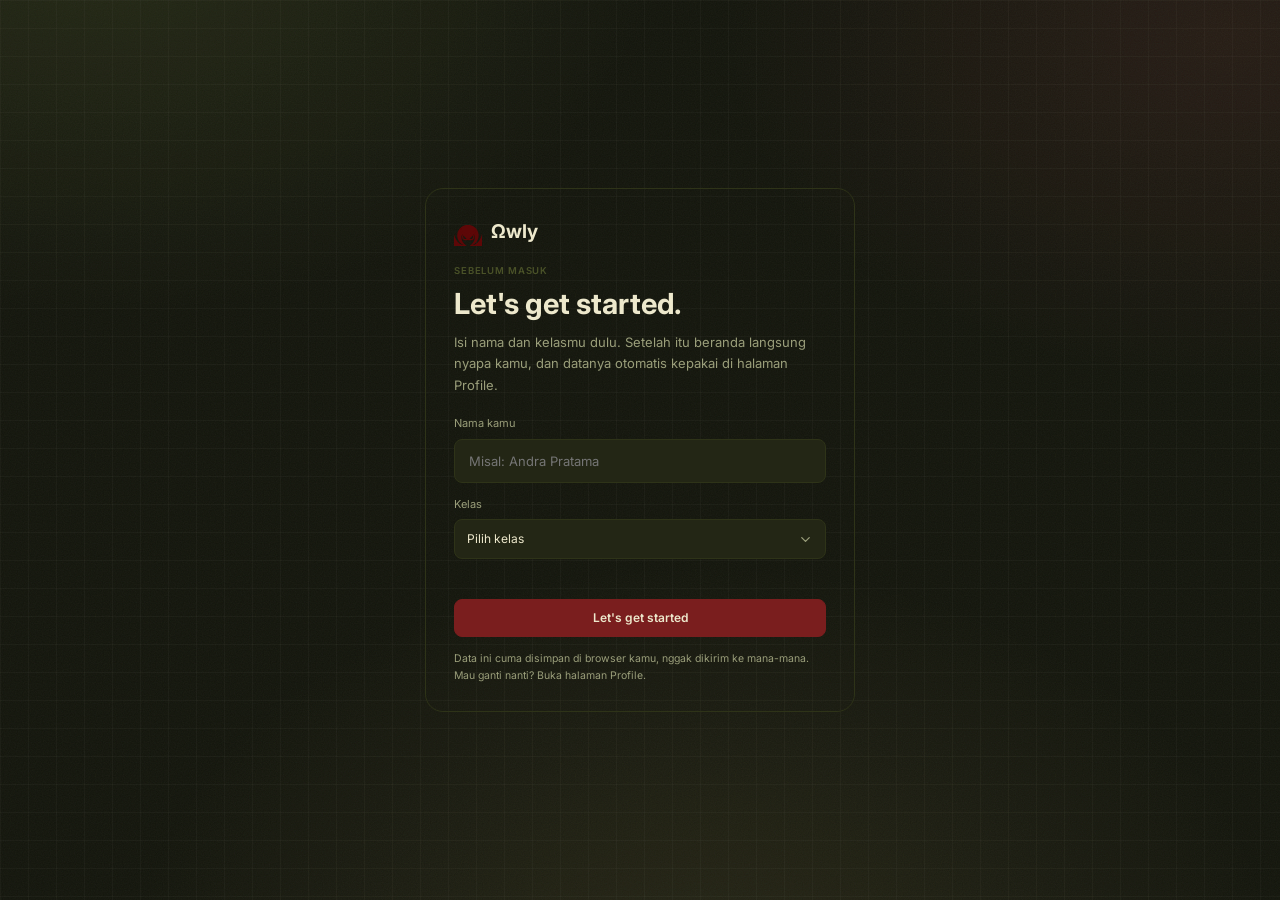
<file: index.html>
<!DOCTYPE html>
<html lang="id">
<head>
  <meta charset="UTF-8">
  <meta name="viewport" content="width=device-width, initial-scale=1">
  <script src="gate.js?v=20261114h"></script>
  <title>Beranda · Ωwly</title>
  <link rel="icon" type="image/svg+xml" href="logo.svg">

  <!-- Font Inter (400, 500, 600, 700) dari Google Fonts -->
  <link rel="preconnect" href="https://fonts.googleapis.com">
  <link rel="preconnect" href="https://fonts.gstatic.com" crossorigin>
  <link href="https://fonts.googleapis.com/css2?family=Inter:wght@400;500;600;700&display=swap" rel="stylesheet">

  <link rel="stylesheet" href="style.css?v=20261114am">

</head>
<body>

<!-- =========================================================
     IKON (sprite). Dipakai ulang dengan: <svg class="icon"><use href="#nama"/></svg>
     Warna ikon mengikuti "color" dari elemen induknya.
     ========================================================= -->
<svg width="0" height="0" style="position:absolute" aria-hidden="true">
  <defs>
    <symbol id="house" viewBox="0 0 24 24"><path d="M15 21v-8a1 1 0 0 0-1-1h-4a1 1 0 0 0-1 1v8"/><path d="M3 10a2 2 0 0 1 .709-1.528l7-5.999a2 2 0 0 1 2.582 0l7 5.999A2 2 0 0 1 21 10v9a2 2 0 0 1-2 2H5a2 2 0 0 1-2-2z"/></symbol>
    <symbol id="book-open" viewBox="0 0 24 24"><path d="M12 7v14"/><path d="M3 18a1 1 0 0 1-1-1V4a1 1 0 0 1 1-1h5a4 4 0 0 1 4 4 4 4 0 0 1 4-4h5a1 1 0 0 1 1 1v13a1 1 0 0 1-1 1h-6a3 3 0 0 0-3 3 3 3 0 0 0-3-3z"/></symbol>
    <symbol id="pencil-line" viewBox="0 0 24 24"><path d="M12 21h9"/><path d="M17.376 3.622a1 1 0 0 1 3.002 3.002L7.368 18.635a2 2 0 0 1-.855.506l-2.872.838a.5.5 0 0 1-.62-.62l.838-2.872a2 2 0 0 1 .506-.854z"/><path d="m15 5 3 3"/></symbol>
    <symbol id="library-big" viewBox="0 0 24 24"><rect width="8" height="18" x="3" y="3" rx="1"/><path d="M7 3v18"/><path d="M20.4 18.9c.2.5-.1 1.1-.6 1.3l-1.9.7c-.5.2-1.1-.1-1.3-.6L11.1 5.1c-.2-.5.1-1.1.6-1.3l1.9-.7c.5-.2 1.1.1 1.3.6Z"/></symbol>
    <symbol id="user-round" viewBox="0 0 24 24"><circle cx="12" cy="8" r="5"/><path d="M20 21a8 8 0 0 0-16 0"/></symbol>
    <symbol id="calendar-days" viewBox="0 0 24 24"><path d="M8 2v4"/><path d="M16 2v4"/><rect width="18" height="18" x="3" y="4" rx="2"/><path d="M3 10h18"/><path d="M8 14h.01"/><path d="M12 14h.01"/><path d="M16 14h.01"/><path d="M8 18h.01"/><path d="M12 18h.01"/><path d="M16 18h.01"/></symbol>
    <symbol id="chart" viewBox="0 0 24 24"><path d="M12 16v5"/><path d="M16 14v7"/><path d="M20 10v11"/><path d="m22 3-8.646 8.646a.5.5 0 0 1-.708 0L9.354 8.354a.5.5 0 0 0-.707 0L2 15"/><path d="M4 18v3"/><path d="M8 14v7"/></symbol>
    <symbol id="sliders" viewBox="0 0 24 24"><path d="M21 4h-7"/><path d="M10 4H3"/><path d="M21 12h-9"/><path d="M8 12H3"/><path d="M21 20h-5"/><path d="M12 20H3"/><path d="M14 2v4"/><path d="M8 10v4"/><path d="M16 18v4"/></symbol>
    <symbol id="sprout" viewBox="0 0 24 24"><path d="M7 20h10"/><path d="M10 20c5.5-2.5.8-6.4 3-10"/><path d="M9.5 9.4c1.1.8 1.8 2.2 2.3 3.7-2 .4-3.5.4-4.8-.3-1.2-.6-2.3-1.9-3-4.2 2.8-.5 4.4 0 5.5.8z"/><path d="M14.1 6a7 7 0 0 0-1.1 4c1.9-.1 3.3-.6 4.3-1.4 1-1 1.6-2.3 1.7-4.6-2.7.1-4 1-4.9 2z"/></symbol>
    <symbol id="help" viewBox="0 0 24 24"><circle cx="12" cy="12" r="10"/><path d="M9.09 9a3 3 0 0 1 5.83 1c0 2-3 3-3 3"/><path d="M12 17h.01"/></symbol>
    <symbol id="updown" viewBox="0 0 24 24"><path d="m7 15 5 5 5-5"/><path d="m7 9 5-5 5 5"/></symbol>
    <symbol id="chev-right" viewBox="0 0 24 24"><path d="m9 18 6-6-6-6"/></symbol>
    <symbol id="chev-left" viewBox="0 0 24 24"><path d="m15 18-6-6 6-6"/></symbol>
    <symbol id="chev-down" viewBox="0 0 24 24"><path d="m6 9 6 6 6-6"/></symbol>
    <symbol id="search" viewBox="0 0 24 24"><circle cx="11" cy="11" r="8"/><path d="m21 21-4.3-4.3"/></symbol>
    <symbol id="bell" viewBox="0 0 24 24"><path d="M10.268 21a2 2 0 0 0 3.464 0"/><path d="M3.262 15.326A1 1 0 0 0 4 17h16a1 1 0 0 0 .74-1.673C19.41 13.956 18 12.499 18 8A6 6 0 0 0 6 8c0 4.499-1.411 5.956-2.738 7.326"/></symbol>
    <symbol id="play" viewBox="0 0 24 24"><path d="M6 3l14 9-14 9z"/></symbol>
    <symbol id="arrow-right" viewBox="0 0 24 24"><path d="M5 12h14"/><path d="m12 5 7 7-7 7"/></symbol>
    <symbol id="arrow-up-right" viewBox="0 0 24 24"><path d="M7 7h10v10"/><path d="M7 17 17 7"/></symbol>
    <symbol id="sigma" viewBox="0 0 24 24"><path d="M18 7V5a1 1 0 0 0-1-1H6.5a.5.5 0 0 0-.4.8l4.5 6a2 2 0 0 1 0 2.4l-4.5 6a.5.5 0 0 0 .4.8H17a1 1 0 0 0 1-1v-2"/></symbol>
    <symbol id="align-left" viewBox="0 0 24 24"><path d="M21 5H3"/><path d="M15 12H3"/><path d="M17 19H3"/></symbol>
    <symbol id="plus" viewBox="0 0 24 24"><path d="M5 12h14"/><path d="M12 5v14"/></symbol>
    <symbol id="circle-play" viewBox="0 0 24 24"><circle cx="12" cy="12" r="10"/><path d="M10 8l6 4-6 4z"/></symbol>
    <symbol id="target" viewBox="0 0 24 24"><circle cx="12" cy="12" r="10"/><circle cx="12" cy="12" r="6"/><circle cx="12" cy="12" r="2"/></symbol>
    <symbol id="menu" viewBox="0 0 24 24"><path d="M4 6h16"/><path d="M4 12h16"/><path d="M4 18h16"/></symbol>
  </defs>
</svg>

<div class="app">

  <!-- Lapisan gelap di belakang sidebar saat menu HP terbuka -->
  <div class="backdrop" id="backdrop"></div>

  <!-- =========================================================
       SIDEBAR (navigasi utama)
       Di halaman lain: pindahkan class "is-active" ke menu yang sesuai
       ========================================================= -->
  <aside class="sidebar" id="sidebar">

    <!-- Logo + nama aplikasi -->
    <a href="index.html" class="app-id">
      <img class="app-id__logo" src="logo.svg" alt="" width="29" height="27">
      <span class="app-id__name">Ωwly</span>
    </a>

    <!-- Pilihan jenjang -->
    <div class="level">
      <p class="eyebrow eyebrow--olive">RUANG BELAJARMU</p>
      <div class="level__row">
        <span data-grade>SMP · Kelas 9</span>
        <svg class="icon" style="width:14px;height:14px"><use href="#updown"/></svg>
      </div>
    </div>

    <!-- Menu utama: Beranda (di atas grup Belajar) -->
    <nav class="menu" aria-label="Menu utama">
      <a href="index.html" class="menu__item is-active" aria-current="page">
        <svg class="icon"><use href="#house"/></svg><span>Beranda</span><i class="menu__dot"></i>
      </a>
    </nav>

    <!-- Grup menu: BELAJAR -->
    <nav class="menu" aria-label="Belajar">
      <p class="eyebrow eyebrow--dim">&nbsp;&nbsp;BELAJAR</p>
      <a href="materi.html" class="menu__item"><svg class="icon"><use href="#book-open"/></svg><span>Materi Pembelajaran</span></a>
      <a href="latihan.html" class="menu__item"><svg class="icon"><use href="#pencil-line"/></svg><span>Latihan Soal</span></a>
      <a href="bank-soal.html" class="menu__item"><svg class="icon"><use href="#library-big"/></svg><span>Bank Soal</span></a>
    </nav>

    <!-- Grup menu: RUANG PRIBADI -->
    <nav class="menu" aria-label="Ruang pribadi">
      <p class="eyebrow eyebrow--dim">&nbsp;&nbsp;RUANG PRIBADI</p>
      <a href="profile.html" class="menu__item"><svg class="icon"><use href="#user-round"/></svg><span>Profile</span></a>
      <a href="jadwal.html" class="menu__item"><svg class="icon"><use href="#calendar-days"/></svg><span>Jadwal Belajar</span></a>
      <a href="progres.html" class="menu__item"><svg class="icon"><use href="#chart"/></svg><span>Progres Belajar</span></a>
    </nav>

    <div class="sidebar__spacer"></div>

    <!-- Kartu pengingat -->
    <div class="reminder">
      <svg class="icon reminder__icon"><use href="#sprout"/></svg>
      <p class="reminder__title">Hey it's me! It's Ωwly</p>
      <p class="reminder__text">— Ωwly (probably)</p>
    </div>

    <a href="#" class="help"><svg class="icon"><use href="#help"/></svg><span>Pusat bantuan</span></a>
  </aside>

  <!-- =========================================================
       AREA UTAMA
       ========================================================= -->
  <div class="main">

    <!-- ---------- Bilah atas ---------- -->
    <header class="topbar">
      <button class="icon-btn menu-toggle" id="menuToggle" aria-label="Buka menu" aria-expanded="false">
        <svg class="icon"><use href="#menu"/></svg>
      </button>

      <div class="crumbs">
        <strong>Beranda</strong>
      </div>

      <div class="topbar__actions">

        <span class="divider-v"></span>

        <div class="user">
          <span class="avatar" data-initials>NA</span>
          <div class="user__info"><span data-fullname>Nara Aditya</span><small data-gradeshort>Siswa kelas 9</small></div>
          <svg class="icon" style="width:14px;height:14px"><use href="#chev-down"/></svg>
        </div>
      </div>
    </header>

    <!-- ---------- Isi beranda ---------- -->
    <main class="content">

      <!-- Sapaan + rentetan belajar -->
      <section class="greeting">
        <div>
          <h1><span data-greet>Selamat sore</span>, <span data-nick>Nara</span>! ✨</h1>
          <p class="greeting__quote" data-kutipan="beranda">&ldquo;You get what you repeat.&rdquo;</p>
          <p class="greeting__src" data-kutipan-src>&mdash; James Clear</p>
        </div>
        <div class="streak" data-streak>🌱&nbsp;&nbsp;Mulai streak-mu hari ini</div>
      </section>

      <div class="layout">

        <!-- ======== Kolom kiri: aktivitas belajar ======== -->
        <div class="col-main">

          <!-- Kartu "Lanjutkan belajar" (merah) -->
          <section class="resume">
            <div class="resume__text">
              <p class="resume__label"><svg class="icon" style="width:14px;height:14px"><use href="#play"/></svg>LANJUTKAN BELAJAR</p>
              <h2 data-resume-title>Bilangan, mulai dari sini.</h2>
              <p class="resume__meta" data-resume-meta>Matematika · 0 dari 7 langkah selesai</p>

              <div class="resume__progress">
                <div class="row"><span>Progres bab</span><b data-resume-pct>0%</b></div>
                <div class="bar bar--resume"><i data-resume-bar style="width:0%"></i></div>
              </div>

              <div class="resume__actions">
                <a href="bank-soal.html" class="btn-cream" data-resume-link><span data-resume-btn>Lanjut belajar</span> <svg class="icon" style="width:16px;height:16px"><use href="#arrow-right"/></svg></a>
                <span class="resume__eta" data-resume-eta>3 soal tersisa</span>
              </div>
            </div>

            <!-- Ilustrasi: orbit, matahari, tangga, kartu rumus ƒ(x), panah naik -->
            <svg class="resume__art" viewBox="0 0 215 180" aria-hidden="true">
              <circle cx="100" cy="84" r="75" fill="none" stroke="#c9a898" stroke-opacity=".18"/>
              <circle cx="100" cy="84" r="92" fill="none" stroke="#c9a898" stroke-opacity=".12"/>
              <circle cx="154.5" cy="20.5" r="15.5" fill="#c9b46a"/>
              <rect x="17"  y="135" width="56" height="28" rx="5" fill="#c9a898"/>
              <rect x="74"  y="106" width="56" height="57" rx="5" fill="#a87060"/>
              <rect x="131" y="75"  width="56" height="88" rx="5" fill="#8c4040"/>
              <path d="M101 90 C 112 60, 130 70, 145 40 S 175 28, 183 26" fill="none" stroke="#c9b46a" stroke-width="3" stroke-linecap="round"/>
              <path d="M172 24 L184 25 L180 37" fill="none" stroke="#c9b46a" stroke-width="3" stroke-linecap="round" stroke-linejoin="round"/>
              <circle cx="12" cy="58" r="4" fill="#c9b46a"/>
              <g transform="rotate(-10 94 68)">
                <rect x="39" y="28" width="109" height="80" rx="10" fill="#ede8cc"/>
                <text x="54" y="63" font-family="Inter,sans-serif" font-weight="700" font-size="23" fill="#7a1e1e">ƒ(x)</text>
                <rect x="54" y="76" width="67" height="4" rx="2" fill="#c9a898"/>
                <rect x="54" y="90" width="43" height="4" rx="2" fill="#e2dcc8"/>
              </g>
              <text x="185" y="121" font-family="Inter,sans-serif" font-size="22" fill="#c9b46a">✦</text>
            </svg>
          </section>

          <!-- Pilihan mata pelajaran -->
          <section class="block">
            <div class="block__head">
              <h2>Mau belajar apa hari ini?</h2>
              <a href="materi.html" class="link">Semua materi <svg class="icon" style="width:14px;height:14px"><use href="#arrow-right"/></svg></a>
            </div>

            <div class="subjects">

              <!-- Matematika (hijau zaitun) -->
              <a href="materi.html" class="subject" style="--c:#6b7a3a">
                <div class="subject__cover" style="background:#232615">
                  <svg viewBox="0 0 96 66" width="96" height="66" aria-hidden="true">
                    <g transform="rotate(-5 49 30)"><rect x="17" y="6" width="64" height="49" rx="8" fill="#1c1f10"/></g>
                    <path d="M24 43H71" stroke="#3a4219"/><path d="M47 16V52" stroke="#3a4219"/>
                    <path d="M30 20 Q47 58 63 20" fill="none" stroke="#c9b46a" stroke-width="2" stroke-linecap="round"/>
                    <circle cx="12" cy="49" r="6" fill="#c9b46a"/>
                    <text x="77" y="23" font-family="Inter,sans-serif" font-weight="600" font-size="24" fill="#6b7a3a">+</text>
                  </svg>
                  <span class="subject__count">4 bab</span>
                </div>
                <div class="subject__body">
                  <div class="subject__title"><b>Matematika</b><svg class="icon"><use href="#arrow-up-right"/></svg></div>
                  <p>Bilangan, aljabar, geometri, dan data</p>
                  <div class="bar"><i data-subj-bar="mtk" style="width:0%"></i></div>
                  <div class="row row--small"><span data-subj-text="mtk">0 dari 4 bab selesai</span><b data-subj-pct="mtk">0%</b></div>
                </div>
              </a>

              <!-- Bahasa Indonesia (oranye) -->
              <a href="materi.html" class="subject" style="--c:#c87c3a">
                <div class="subject__cover" style="background:#2a1e0d">
                  <svg viewBox="0 0 96 66" width="96" height="66" aria-hidden="true">
                    <g transform="rotate(9 47 35)"><rect x="25" y="8" width="45" height="54" rx="6" fill="#7a3d10"/></g>
                    <g transform="rotate(-9 45 29)"><rect x="23" y="2" width="43" height="54" rx="5" fill="#ede8cc"/></g>
                    <text x="29" y="38" font-family="Inter,sans-serif" font-weight="600" font-size="25" fill="#7a3d10">Aa</text>
                    <rect x="29" y="42" width="25" height="3" fill="#c9b46a"/>
                    <path d="M11 9l1.5 3.5L16 14l-3.5 1.5L11 19l-1.5-3.5L6 14l3.5-1.5z" fill="#c87c3a"/>
                  </svg>
                  <span class="subject__count">3 bab</span>
                </div>
                <div class="subject__body">
                  <div class="subject__title"><b>Bahasa Indonesia</b><svg class="icon"><use href="#arrow-up-right"/></svg></div>
                  <p>Memahami, menyimpulkan, dan menilai teks</p>
                  <div class="bar"><i data-subj-bar="ind" style="width:0%"></i></div>
                  <div class="row row--small"><span data-subj-text="ind">0 dari 3 bab selesai</span><b data-subj-pct="ind">0%</b></div>
                </div>
              </a>
            </div>
          </section>

          <!-- Rekomendasi latihan -->
          <section class="block">
            <div class="block__head">
              <h2>Latihan singkat</h2>
              <a href="bank-soal.html" class="link">Bank soal <svg class="icon" style="width:14px;height:14px"><use href="#arrow-right"/></svg></a>
            </div>

            <div class="practice">
              <div class="practice__row">
                <span class="practice__icon" style="background:#232615;color:#6b7a3a"><svg class="icon"><use href="#sigma"/></svg></span>
                <div class="practice__info">
                  <b>Taklukkan sistem persamaan</b>
                  <span>Matematika&nbsp; ·&nbsp; Aljabar</span>
                </div>
                <span class="chip">Sedang</span>
                <a href="kerjakan.html?mode=alpha&subject=mtk&topic=Aljabar&q=MTK-004" class="btn-outline">Mulai <svg class="icon" style="width:13px;height:13px"><use href="#arrow-right"/></svg></a>
              </div>
              <div class="practice__row">
                <span class="practice__icon" style="background:#2a1e0d;color:#c87c3a"><svg class="icon"><use href="#align-left"/></svg></span>
                <div class="practice__info">
                  <b>Temukan ide pokok bacaan</b>
                  <span>Bahasa Indonesia&nbsp; ·&nbsp; Inferensial</span>
                </div>
                <span class="chip">Dasar</span>
                <a href="kerjakan.html?mode=alpha&subject=ind&topic=Pemahaman%20Inferensial&q=IND-004" class="btn-outline">Mulai <svg class="icon" style="width:13px;height:13px"><use href="#arrow-right"/></svg></a>
              </div>
            </div>
          </section>
        </div>

        <!-- ======== Kolom kanan: ringkasan pribadi ======== -->
        <aside class="col-side">

          <!-- Progres belajarmu -->
          <section class="panel">
            <div class="panel__head">
              <h3>Progres belajarmu</h3>
              <a href="progres.html" class="panel__go" aria-label="Buka progres belajar"><svg class="icon"><use href="#arrow-up-right"/></svg></a>
            </div>

            <div class="row period"><span>Waktu belajar minggu ini</span><small data-weeklabel>12–18 Okt</small></div>

            <div class="total">
              <p data-html="weekTimeHtml"><b>0</b><span> m</span></p>
              <small data-stat="diffShort"></small>
            </div>

            <!-- Grafik batang mingguan (tinggi batang = durasi, dalam px) -->
            <div class="chart" id="homeChart" role="img" aria-label="Durasi belajar harian">
            </div>

            <div class="target">
              <div class="row row--small"><span class="t-muted">Target mingguan</span><b data-stat="targetText">0 / 120 menit</b></div>
              <div class="bar bar--thick"><i data-bar="targetPct" style="width:0%"></i></div>
            </div>

            <div class="stats">
              <div><p><b data-stat="attempted">0</b> <small>soal</small></p><span>Sudah dikerjakan</span></div>
              <i class="stats__sep"></i>
              <div><p><b data-stat="accuracyNum">0</b><small class="pct">%</small></p><span>Akurasi latihan</span></div>
            </div>
          </section>

          <!-- Jadwal belajar -->
          <section class="panel">
            <div class="panel__head">
              <h3>Jadwal belajar</h3>
              <a class="add-btn" href="jadwal.html?tambah=1" aria-label="Tambah jadwal"><svg class="icon"><use href="#plus"/></svg></a>
            </div>

            <div class="row cal-nav">
              <b data-calmonth>November 2026</b>
              <span><svg class="icon"><use href="#chev-left"/></svg><svg class="icon"><use href="#chev-right"/></svg></span>
            </div>

            <!-- Kalender pekan ini. Klik tanggal untuk melihat jadwal hari itu. -->
            <div class="week" id="week"></div>

            <div class="row row--small agenda-label"><b data-todaylabel>Hari ini</b><span data-agenda-count>Belum ada kegiatan</span></div>

            <ul class="agenda" id="agendaList"></ul>

            <a href="jadwal.html" class="btn-wide">Lihat semua jadwal</a>
          </section>

          <!-- Target harian (oranye) -->
          <section class="goal">
            <div class="goal__row">
              <svg class="icon"><use href="#target"/></svg>
              <div><p data-goal-title>Mulai dari satu langkah kecil.</p><span data-goal-text>0 dari 2 target belajar hari ini selesai.</span></div>
            </div>
            <div class="bar bar--goal"><i data-goal-bar style="width:0%"></i></div>
          </section>
        </aside>
      </div>

      <p class="disclaimer">Ωwly • Materi dan soal adalah contoh konseptual untuk belajar, bukan kurikulum atau soal resmi TKA.</p>
    </main>
  </div>
</div>

<script src="soal.js?v=20261114h"></script>
<script src="materi.js?v=20261114h"></script>
<script src="progress.js?v=20261114h"></script>
<script src="script.js?v=20261114h"></script>
<script src="jadwal.js?v=20261114h"></script>
<script src="quotes.js?v=20261114h"></script>
<script src="tka.js?v=20261114h"></script>
<script src="cari.js?v=20261115d"></script>
<script src="bahasa.js?v=20261114h"></script>
</body>
</html>
</file>
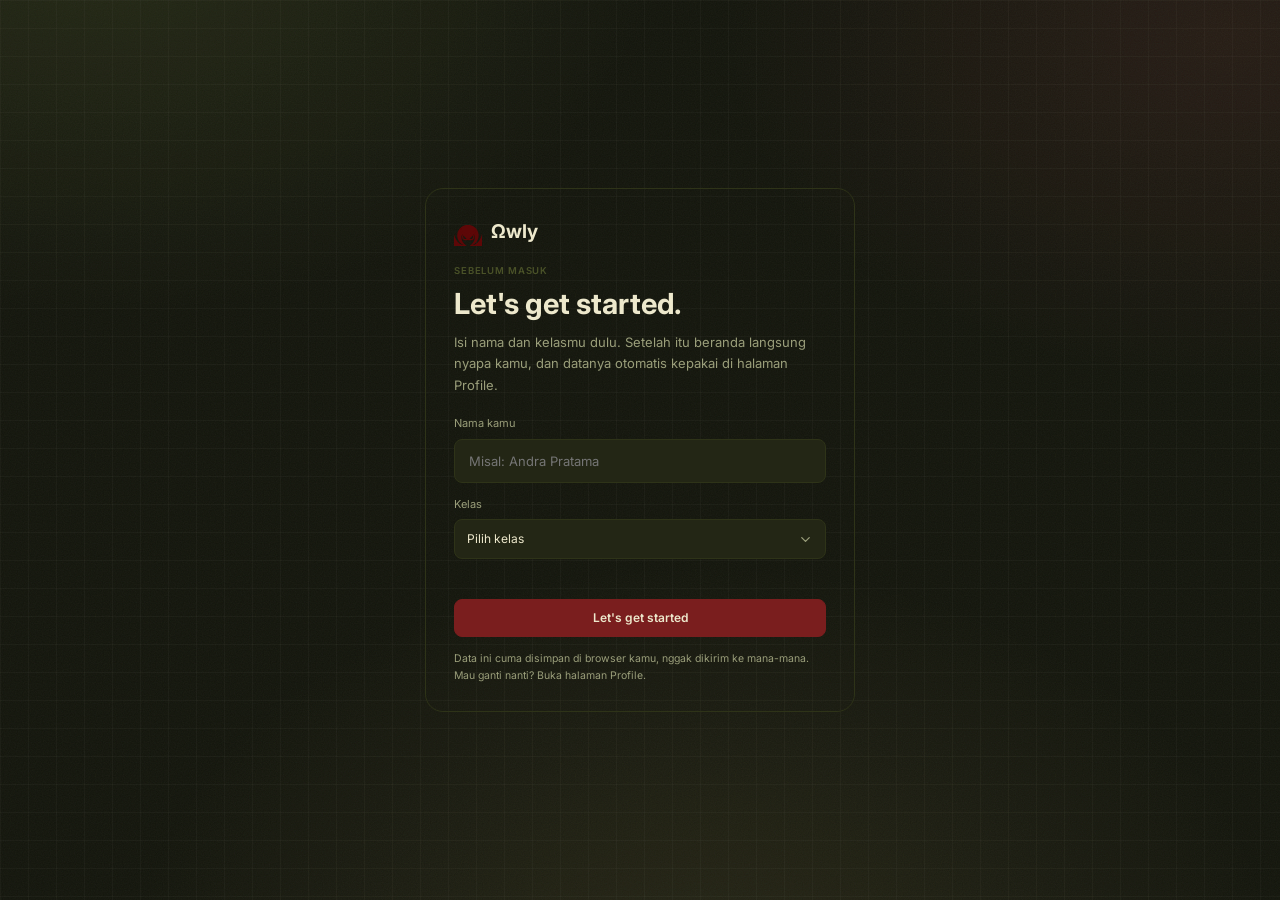
<file: bank-soal.html>
<!DOCTYPE html>
<html lang="id">
<head>
  <meta charset="UTF-8">
  <meta name="viewport" content="width=device-width, initial-scale=1">
  <script src="gate.js?v=20261114h"></script>
  <title>Bank Soal · Ωwly</title>
  <link rel="icon" type="image/svg+xml" href="logo.svg">
  <link rel="preconnect" href="https://fonts.googleapis.com">
  <link rel="preconnect" href="https://fonts.gstatic.com" crossorigin>
  <link href="https://fonts.googleapis.com/css2?family=Inter:wght@400;500;600;700&display=swap" rel="stylesheet">
  <link rel="stylesheet" href="style.css?v=20261114am">
</head>
<body>

<!-- Sprite ikon (dipakai ulang lewat <use href="#nama">) -->
<svg width="0" height="0" style="position:absolute" aria-hidden="true">
  <defs>
    <symbol id="house" viewBox="0 0 24 24"><path d="M15 21v-8a1 1 0 0 0-1-1h-4a1 1 0 0 0-1 1v8"/><path d="M3 10a2 2 0 0 1 .709-1.528l7-5.999a2 2 0 0 1 2.582 0l7 5.999A2 2 0 0 1 21 10v9a2 2 0 0 1-2 2H5a2 2 0 0 1-2-2z"/></symbol>
    <symbol id="book-open" viewBox="0 0 24 24"><path d="M12 7v14"/><path d="M3 18a1 1 0 0 1-1-1V4a1 1 0 0 1 1-1h5a4 4 0 0 1 4 4 4 4 0 0 1 4-4h5a1 1 0 0 1 1 1v13a1 1 0 0 1-1 1h-6a3 3 0 0 0-3 3 3 3 0 0 0-3-3z"/></symbol>
    <symbol id="pencil-line" viewBox="0 0 24 24"><path d="M12 21h9"/><path d="M17.376 3.622a1 1 0 0 1 3.002 3.002L7.368 18.635a2 2 0 0 1-.855.506l-2.872.838a.5.5 0 0 1-.62-.62l.838-2.872a2 2 0 0 1 .506-.854z"/><path d="m15 5 3 3"/></symbol>
    <symbol id="library-big" viewBox="0 0 24 24"><rect width="8" height="18" x="3" y="3" rx="1"/><path d="M7 3v18"/><path d="M20.4 18.9c.2.5-.1 1.1-.6 1.3l-1.9.7c-.5.2-1.1-.1-1.3-.6L11.1 5.1c-.2-.5.1-1.1.6-1.3l1.9-.7c.5-.2 1.1.1 1.3.6Z"/></symbol>
    <symbol id="user-round" viewBox="0 0 24 24"><circle cx="12" cy="8" r="5"/><path d="M20 21a8 8 0 0 0-16 0"/></symbol>
    <symbol id="calendar-days" viewBox="0 0 24 24"><path d="M8 2v4"/><path d="M16 2v4"/><rect width="18" height="18" x="3" y="4" rx="2"/><path d="M3 10h18"/><path d="M8 14h.01"/><path d="M12 14h.01"/><path d="M16 14h.01"/><path d="M8 18h.01"/><path d="M12 18h.01"/><path d="M16 18h.01"/></symbol>
    <symbol id="chart" viewBox="0 0 24 24"><path d="M12 16v5"/><path d="M16 14v7"/><path d="M20 10v11"/><path d="m22 3-8.646 8.646a.5.5 0 0 1-.708 0L9.354 8.354a.5.5 0 0 0-.707 0L2 15"/><path d="M4 18v3"/><path d="M8 14v7"/></symbol>
    <symbol id="sliders" viewBox="0 0 24 24"><path d="M21 4h-7"/><path d="M10 4H3"/><path d="M21 12h-9"/><path d="M8 12H3"/><path d="M21 20h-5"/><path d="M12 20H3"/><path d="M14 2v4"/><path d="M8 10v4"/><path d="M16 18v4"/></symbol>
    <symbol id="sprout" viewBox="0 0 24 24"><path d="M7 20h10"/><path d="M10 20c5.5-2.5.8-6.4 3-10"/><path d="M9.5 9.4c1.1.8 1.8 2.2 2.3 3.7-2 .4-3.5.4-4.8-.3-1.2-.6-2.3-1.9-3-4.2 2.8-.5 4.4 0 5.5.8z"/><path d="M14.1 6a7 7 0 0 0-1.1 4c1.9-.1 3.3-.6 4.3-1.4 1-1 1.6-2.3 1.7-4.6-2.7.1-4 1-4.9 2z"/></symbol>
    <symbol id="updown" viewBox="0 0 24 24"><path d="m7 15 5 5 5-5"/><path d="m7 9 5-5 5 5"/></symbol>
    <symbol id="chev-right" viewBox="0 0 24 24"><path d="m9 18 6-6-6-6"/></symbol>
    <symbol id="chev-down" viewBox="0 0 24 24"><path d="m6 9 6 6 6-6"/></symbol>
    <symbol id="search" viewBox="0 0 24 24"><circle cx="11" cy="11" r="8"/><path d="m21 21-4.3-4.3"/></symbol>
    <symbol id="bell" viewBox="0 0 24 24"><path d="M10.268 21a2 2 0 0 0 3.464 0"/><path d="M3.262 15.326A1 1 0 0 0 4 17h16a1 1 0 0 0 .74-1.673C19.41 13.956 18 12.499 18 8A6 6 0 0 0 6 8c0 4.499-1.411 5.956-2.738 7.326"/></symbol>
    <symbol id="arrow-right" viewBox="0 0 24 24"><path d="M5 12h14"/><path d="m12 5 7 7-7 7"/></symbol>
    <symbol id="sigma" viewBox="0 0 24 24"><path d="M18 7V5a1 1 0 0 0-1-1H6.5a.5.5 0 0 0-.4.8l4.5 6a2 2 0 0 1 0 2.4l-4.5 6a.5.5 0 0 0 .4.8H17a1 1 0 0 0 1-1v-2"/></symbol>
    <symbol id="align-left" viewBox="0 0 24 24"><path d="M21 5H3"/><path d="M15 12H3"/><path d="M17 19H3"/></symbol>
    <symbol id="menu" viewBox="0 0 24 24"><path d="M4 6h16"/><path d="M4 12h16"/><path d="M4 18h16"/></symbol>
  </defs>
</svg>

<div class="app">
  <div class="backdrop" id="backdrop"></div>

  <!-- SIDEBAR: sama di semua halaman. Menu aktif ditandai class "is-active" -->
  <aside class="sidebar" id="sidebar">
    <a href="index.html" class="app-id">
      <img class="app-id__logo" src="logo.svg" alt="" width="29" height="27">
      <span class="app-id__name">Ωwly</span>
    </a>
    <div class="level">
      <p class="eyebrow eyebrow--olive">RUANG BELAJARMU</p>
      <div class="level__row"><span data-grade>SMP · Kelas 9</span><svg class="icon" style="width:14px;height:14px"><use href="#updown"/></svg></div>
    </div>
    <nav class="menu" aria-label="Menu utama">
      <a href="index.html" class="menu__item"><svg class="icon"><use href="#house"/></svg><span>Beranda</span></a>
    </nav>

    <!-- Grup menu: BELAJAR -->
    <nav class="menu" aria-label="Belajar">
      <p class="eyebrow eyebrow--dim">&nbsp;&nbsp;BELAJAR</p>
      <a href="materi.html" class="menu__item"><svg class="icon"><use href="#book-open"/></svg><span>Materi Pembelajaran</span></a>
      <a href="latihan.html" class="menu__item"><svg class="icon"><use href="#pencil-line"/></svg><span>Latihan Soal</span></a>
      <a href="bank-soal.html" class="menu__item is-active" aria-current="page"><svg class="icon"><use href="#library-big"/></svg><span>Bank Soal</span><i class="menu__dot"></i></a>
    </nav>
    <nav class="menu" aria-label="Ruang pribadi">
      <p class="eyebrow eyebrow--dim">&nbsp;&nbsp;RUANG PRIBADI</p>
      <a href="profile.html" class="menu__item"><svg class="icon"><use href="#user-round"/></svg><span>Profile</span></a>
      <a href="jadwal.html" class="menu__item"><svg class="icon"><use href="#calendar-days"/></svg><span>Jadwal Belajar</span></a>
      <a href="progres.html" class="menu__item"><svg class="icon"><use href="#chart"/></svg><span>Progres Belajar</span></a>
    </nav>
    <div class="sidebar__spacer"></div>
    <div class="reminder">
      <svg class="icon reminder__icon"><use href="#sprout"/></svg>
      <p class="reminder__title">Nggak harus cepat, yang penting konsisten.</p>
      <p class="reminder__text">Luangkan 20 menit untuk dirimu hari ini.</p>
    </div>
    <p class="eyebrow eyebrow--dim" style="font-weight:400">Ωwly · catatan belajar</p>
  </aside>

  <div class="main">
    <!-- BILAH ATAS -->
    <header class="topbar">
      <button class="icon-btn menu-toggle" id="menuToggle" aria-label="Buka menu" aria-expanded="false"><svg class="icon"><use href="#menu"/></svg></button>
      <div class="crumbs"><span class="crumbs__parent">Ruang belajar</span> <svg class="icon" style="width:13px;height:13px"><use href="#chev-right"/></svg> <strong id="crumbLast">Bank Soal</strong></div>
      <div class="topbar__actions">
        <span class="divider-v"></span>
        <div class="user"><span class="avatar" data-initials>NA</span>
          <div class="user__info"><span data-fullname>Nara Aditya</span><small data-gradeshort>Siswa kelas 9</small></div>
          <svg class="icon" style="width:14px;height:14px"><use href="#chev-down"/></svg>
        </div>
      </div>
    </header>

    <main class="content">
      <section class="page-head">
        <div><h1>Bank soal</h1></div>
        <span class="chip">4 naskah</span>
      </section>

      <p class="unduh__intro" data-intro>Arsip Negara</p>

      <div class="exlist unduh">
        <div class="exrow">
          <span class="exrow__icon" style="background:#232615;color:#6b7a3a"><svg class="icon"><use href="#sigma"/></svg></span>
          <div class="exrow__info"><b>Persiapan 1 TKA &middot; Matematika</b><span>Kelas IX &middot; 2026/2027 &middot; 20 soal</span></div>
          <span class="chip">PDF</span>
          <a class="btn-act" href="soal/persiapan-1-tka-matematika.pdf" download><span>Unduh</span><svg class="icon"><use href="#arrow-right"/></svg></a>
        </div>
        <div class="exrow">
          <span class="exrow__icon" style="background:#2E210E;color:#C8792D"><svg class="icon"><use href="#align-left"/></svg></span>
          <div class="exrow__info"><b>Pemantapan TKA Literasi &middot; Periode 1 2026</b><span>Bahasa Indonesia &middot; Literasi</span></div>
          <span class="chip">PDF</span>
          <a class="btn-act" href="soal/pemantapan-tka-literasi-2026.pdf" download><span>Unduh</span><svg class="icon"><use href="#arrow-right"/></svg></a>
        </div>
        <div class="exrow">
          <span class="exrow__icon" style="background:#232615;color:#6b7a3a"><svg class="icon"><use href="#sigma"/></svg></span>
          <div class="exrow__info"><b>Pretest TKA Numerasi &middot; 2026/2027</b><span>Matematika &middot; Numerasi</span></div>
          <span class="chip">PDF</span>
          <a class="btn-act" href="soal/pretest-tka-numerasi-2026-2027.pdf" download><span>Unduh</span><svg class="icon"><use href="#arrow-right"/></svg></a>
        </div>
        <div class="exrow">
          <span class="exrow__icon" style="background:#2E210E;color:#C8792D"><svg class="icon"><use href="#align-left"/></svg></span>
          <div class="exrow__info"><b>Pretest TKA Literasi &middot; 2026/2027</b><span>Bahasa Indonesia &middot; Literasi</span></div>
          <span class="chip">PDF</span>
          <a class="btn-act" href="soal/pretest-tka-literasi-2026-2027.pdf" download><span>Unduh</span><svg class="icon"><use href="#arrow-right"/></svg></a>
        </div>
      </div>

      <p class="disclaimer">Ωwly • Naskah soal di halaman ini berasal dari sekolah, bukan buatan Ωwly.</p>
    </main>
  </div>
</div>

<script src="skeleton.js?v=20261114h"></script>
<script data-cek-unduh>
/* Berkas PDF-nya belum tentu ada. Jangan biarkan tombol Unduh jadi tautan mati:
   cek dulu, dan begitu berkasnya ditaruh di folder soal/, tombolnya menyala sendiri. */
(function () {
  'use strict';

  /* Kalimat pembukanya gonta-ganti tiap halaman dibuka. */
  var pembuka = ['Doksli Pretest 😂😂', 'Arsip Negara'];
  var intro = document.querySelector('[data-intro]');
  if (intro) intro.textContent = pembuka[Math.random() < 0.5 ? 0 : 1];

  if (typeof fetch !== 'function') return;
  var tombol = document.querySelectorAll('.unduh a.btn-act[href$=".pdf"]');
  var SK = window.OwlySkeleton;   /* skeleton.js; boleh tidak ada */
  Array.prototype.forEach.call(tombol, function (a) {
    if (SK) SK.show(a, { variant: 'pill' });
    fetch(a.getAttribute('href'), { method: 'HEAD', cache: 'no-store' })
      .then(function (r) {
        if (SK) SK.hide(a);
        if (r.status === 404 || r.status === 410) matikan(a);
      })
      .catch(function () {
        if (SK) SK.hide(a);   /* offline atau file://, biarkan tautannya apa adanya */
      });
  });
  function matikan(a) {
    var s = document.createElement('span');
    s.className = 'btn-act btn-act--off';
    s.textContent = 'Belum diunggah';
    s.title = 'Naskah PDF-nya belum ada di folder soal/. Taruh berkasnya di sana, tombol ini menyala sendiri.';
    a.parentNode.replaceChild(s, a);
    var baris = s.closest ? s.closest('.exrow') : null;
    if (baris) baris.classList.add('is-off');
  }
})();
</script>
<script src="soal.js?v=20261114h"></script>
<script src="materi.js?v=20261114h"></script>
<script src="progress.js?v=20261114h"></script>
<script src="script.js?v=20261114h"></script>
<script src="tka.js?v=20261114h"></script>
<script src="cari.js?v=20261115d"></script>
<script src="bahasa.js?v=20261114h"></script>
</body>
</html>
</file>
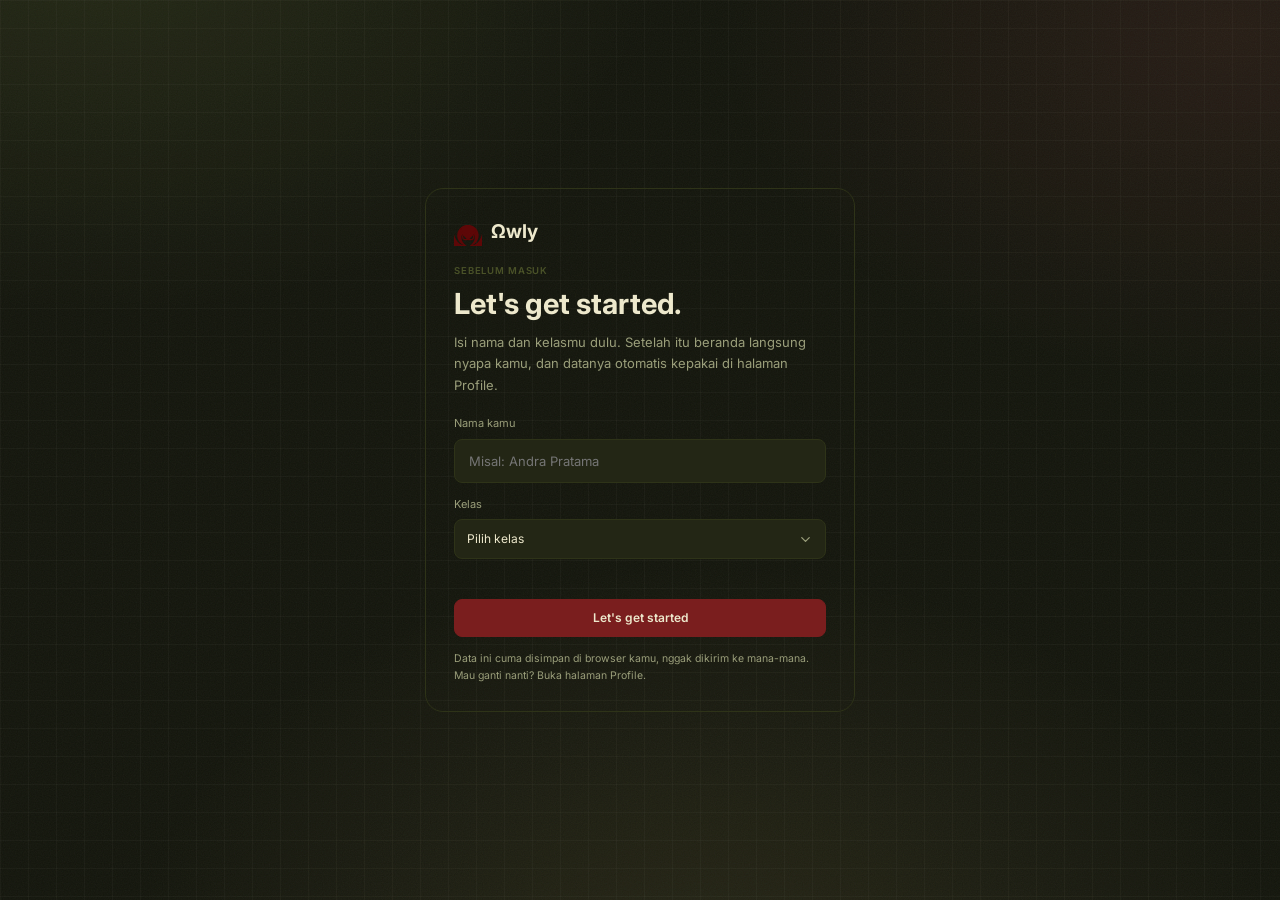
<file: belajar.html>
<!DOCTYPE html>
<html lang="id">
<head>
  <meta charset="UTF-8">
  <meta name="viewport" content="width=device-width, initial-scale=1">
  <script src="gate.js?v=20261114h"></script>
  <title>Belajar · Ωwly</title>
  <link rel="icon" type="image/svg+xml" href="logo.svg">
  <link rel="preconnect" href="https://fonts.googleapis.com">
  <link rel="preconnect" href="https://fonts.gstatic.com" crossorigin>
  <link href="https://fonts.googleapis.com/css2?family=Inter:wght@400;500;600;700&family=EB+Garamond:ital,wght@0,500;0,600;1,400&display=swap" rel="stylesheet">
  <link rel="stylesheet" href="style.css?v=20261114am">
</head>
<body>

<!-- Sprite ikon (dipakai ulang lewat <use href="#nama">) -->
<svg width="0" height="0" style="position:absolute" aria-hidden="true">
  <defs>
    <symbol id="house" viewBox="0 0 24 24"><path d="M15 21v-8a1 1 0 0 0-1-1h-4a1 1 0 0 0-1 1v8"/><path d="M3 10a2 2 0 0 1 .709-1.528l7-5.999a2 2 0 0 1 2.582 0l7 5.999A2 2 0 0 1 21 10v9a2 2 0 0 1-2 2H5a2 2 0 0 1-2-2z"/></symbol>
    <symbol id="book-open" viewBox="0 0 24 24"><path d="M12 7v14"/><path d="M3 18a1 1 0 0 1-1-1V4a1 1 0 0 1 1-1h5a4 4 0 0 1 4 4 4 4 0 0 1 4-4h5a1 1 0 0 1 1 1v13a1 1 0 0 1-1 1h-6a3 3 0 0 0-3 3 3 3 0 0 0-3-3z"/></symbol>
    <symbol id="pencil-line" viewBox="0 0 24 24"><path d="M12 21h9"/><path d="M17.376 3.622a1 1 0 0 1 3.002 3.002L7.368 18.635a2 2 0 0 1-.855.506l-2.872.838a.5.5 0 0 1-.62-.62l.838-2.872a2 2 0 0 1 .506-.854z"/><path d="m15 5 3 3"/></symbol>
    <symbol id="library-big" viewBox="0 0 24 24"><rect width="8" height="18" x="3" y="3" rx="1"/><path d="M7 3v18"/><path d="M20.4 18.9c.2.5-.1 1.1-.6 1.3l-1.9.7c-.5.2-1.1-.1-1.3-.6L11.1 5.1c-.2-.5.1-1.1.6-1.3l1.9-.7c.5-.2 1.1.1 1.3.6Z"/></symbol>
    <symbol id="user-round" viewBox="0 0 24 24"><circle cx="12" cy="8" r="5"/><path d="M20 21a8 8 0 0 0-16 0"/></symbol>
    <symbol id="calendar-days" viewBox="0 0 24 24"><path d="M8 2v4"/><path d="M16 2v4"/><rect width="18" height="18" x="3" y="4" rx="2"/><path d="M3 10h18"/><path d="M8 14h.01"/><path d="M12 14h.01"/><path d="M16 14h.01"/><path d="M8 18h.01"/><path d="M12 18h.01"/><path d="M16 18h.01"/></symbol>
    <symbol id="chart" viewBox="0 0 24 24"><path d="M12 16v5"/><path d="M16 14v7"/><path d="M20 10v11"/><path d="m22 3-8.646 8.646a.5.5 0 0 1-.708 0L9.354 8.354a.5.5 0 0 0-.707 0L2 15"/><path d="M4 18v3"/><path d="M8 14v7"/></symbol>
    <symbol id="sprout" viewBox="0 0 24 24"><path d="M7 20h10"/><path d="M10 20c5.5-2.5.8-6.4 3-10"/><path d="M9.5 9.4c1.1.8 1.8 2.2 2.3 3.7-2 .4-3.5.4-4.8-.3-1.2-.6-2.3-1.9-3-4.2 2.8-.5 4.4 0 5.5.8z"/><path d="M14.1 6a7 7 0 0 0-1.1 4c1.9-.1 3.3-.6 4.3-1.4 1-1 1.6-2.3 1.7-4.6-2.7.1-4 1-4.9 2z"/></symbol>
    <symbol id="help" viewBox="0 0 24 24"><circle cx="12" cy="12" r="10"/><path d="M9.09 9a3 3 0 0 1 5.83 1c0 2-3 3-3 3"/><path d="M12 17h.01"/></symbol>
    <symbol id="updown" viewBox="0 0 24 24"><path d="m7 15 5 5 5-5"/><path d="m7 9 5-5 5 5"/></symbol>
    <symbol id="chev-right" viewBox="0 0 24 24"><path d="m9 18 6-6-6-6"/></symbol>
    <symbol id="chev-left" viewBox="0 0 24 24"><path d="m15 18-6-6 6-6"/></symbol>
    <symbol id="chev-down" viewBox="0 0 24 24"><path d="m6 9 6 6 6-6"/></symbol>
    <symbol id="search" viewBox="0 0 24 24"><circle cx="11" cy="11" r="8"/><path d="m21 21-4.3-4.3"/></symbol>
    <symbol id="bell" viewBox="0 0 24 24"><path d="M10.268 21a2 2 0 0 0 3.464 0"/><path d="M3.262 15.326A1 1 0 0 0 4 17h16a1 1 0 0 0 .74-1.673C19.41 13.956 18 12.499 18 8A6 6 0 0 0 6 8c0 4.499-1.411 5.956-2.738 7.326"/></symbol>
    <symbol id="play" viewBox="0 0 24 24"><path d="M6 3l14 9-14 9z"/></symbol>
    <symbol id="arrow-right" viewBox="0 0 24 24"><path d="M5 12h14"/><path d="m12 5 7 7-7 7"/></symbol>
    <symbol id="arrow-up-right" viewBox="0 0 24 24"><path d="M7 7h10v10"/><path d="M7 17 17 7"/></symbol>
    <symbol id="sigma" viewBox="0 0 24 24"><path d="M18 7V5a1 1 0 0 0-1-1H6.5a.5.5 0 0 0-.4.8l4.5 6a2 2 0 0 1 0 2.4l-4.5 6a.5.5 0 0 0 .4.8H17a1 1 0 0 0 1-1v-2"/></symbol>
    <symbol id="align-left" viewBox="0 0 24 24"><path d="M21 5H3"/><path d="M15 12H3"/><path d="M17 19H3"/></symbol>
    <symbol id="plus" viewBox="0 0 24 24"><path d="M5 12h14"/><path d="M12 5v14"/></symbol>
    <symbol id="circle-play" viewBox="0 0 24 24"><circle cx="12" cy="12" r="10"/><path d="M10 8l6 4-6 4z"/></symbol>
    <symbol id="target" viewBox="0 0 24 24"><circle cx="12" cy="12" r="10"/><circle cx="12" cy="12" r="6"/><circle cx="12" cy="12" r="2"/></symbol>
    <symbol id="menu" viewBox="0 0 24 24"><path d="M4 6h16"/><path d="M4 12h16"/><path d="M4 18h16"/></symbol>

    <symbol id="bookmark" viewBox="0 0 24 24"><path d="m19 21-7-4-7 4V5a2 2 0 0 1 2-2h10a2 2 0 0 1 2 2v16z"/></symbol>
    <symbol id="clock" viewBox="0 0 24 24"><circle cx="12" cy="12" r="10"/><path d="M12 6v6h4.5"/></symbol>
    <symbol id="languages" viewBox="0 0 24 24"><path d="m5 8 6 6"/><path d="m4 14 6-6 2-3"/><path d="M2 5h12"/><path d="M7 2h1"/><path d="m22 22-5-10-5 10"/><path d="M14 18h6"/></symbol>
    <symbol id="dices" viewBox="0 0 24 24"><rect width="12" height="12" x="2" y="10" rx="2" ry="2"/><path d="m17.92 14 3.5-3.5a2.24 2.24 0 0 0 0-3l-5-4.92a2.24 2.24 0 0 0-3 0L10 6"/><path d="M6 18h.01"/><path d="M10 14h.01"/><path d="M15 6h.01"/><path d="M18 9h.01"/></symbol>
    <symbol id="sliders" viewBox="0 0 24 24"><path d="M21 4h-7"/><path d="M10 4H3"/><path d="M21 12h-9"/><path d="M8 12H3"/><path d="M21 20h-5"/><path d="M12 20H3"/><path d="M14 2v4"/><path d="M8 10v4"/><path d="M16 18v4"/></symbol>
    <symbol id="lightbulb" viewBox="0 0 24 24"><path d="M15 14c.2-1 .7-1.7 1.5-2.5 1-.9 1.5-2.2 1.5-3.5A6 6 0 0 0 6 8c0 1 .2 2.2 1.5 3.5.7.7 1.3 1.5 1.5 2.5"/><path d="M9 18h6"/><path d="M10 22h4"/></symbol>
    <symbol id="info" viewBox="0 0 24 24"><circle cx="12" cy="12" r="10"/><path d="M12 16v-4"/><path d="M12 8h.01"/></symbol>
    <symbol id="shield" viewBox="0 0 24 24"><path d="M20 13c0 5-3.5 7.5-7.66 8.95a1 1 0 0 1-.67-.01C7.5 20.5 4 18 4 13V6a1 1 0 0 1 1-1c2 0 4.5-1.2 6.24-2.72a1.17 1.17 0 0 1 1.52 0C14.51 3.81 17 5 19 5a1 1 0 0 1 1 1z"/><path d="m9 12 2 2 4-4"/></symbol>
    <symbol id="circle-check" viewBox="0 0 24 24"><circle cx="12" cy="12" r="10"/><path d="m9 12 2 2 4-4"/></symbol>
    <symbol id="check" viewBox="0 0 24 24"><path d="M20 6 9 17l-5-5"/></symbol>
    <symbol id="calendar-check" viewBox="0 0 24 24"><path d="M8 2v4"/><path d="M16 2v4"/><rect width="18" height="18" x="3" y="4" rx="2"/><path d="M3 10h18"/><path d="m9 16 2 2 4-4"/></symbol>
    <symbol id="coffee" viewBox="0 0 24 24"><path d="M10 2v2"/><path d="M14 2v2"/><path d="M16 8a1 1 0 0 1 1 1v8a4 4 0 0 1-4 4H7a4 4 0 0 1-4-4V9a1 1 0 0 1 1-1h14a4 4 0 1 1 0 8h-1"/><path d="M6 2v2"/></symbol>
    <symbol id="ellipsis" viewBox="0 0 24 24"><circle cx="12" cy="12" r="1"/><circle cx="19" cy="12" r="1"/><circle cx="5" cy="12" r="1"/></symbol>
    <symbol id="flame" viewBox="0 0 24 24"><path d="M8.5 14.5A2.5 2.5 0 0 0 11 12c0-1.38-.5-2-1-3-1.072-2.143-.224-4.054 2-6 .5 2.5 2 4.9 4 6.5 2 1.6 3 3.5 3 5.5a7 7 0 1 1-14 0c0-1.153.433-2.294 1-3a2.5 2.5 0 0 0 2.5 2.5z"/></symbol>
  </defs>
</svg>

<div class="app">
  <div class="backdrop" id="backdrop"></div>

  <!-- SIDEBAR: sama di semua halaman. Menu aktif ditandai class "is-active" -->
  <aside class="sidebar" id="sidebar">
    <a href="index.html" class="app-id">
      <img class="app-id__logo" src="logo.svg" alt="" width="29" height="27">
      <span class="app-id__name">Ωwly</span>
    </a>
    <div class="level">
      <p class="eyebrow eyebrow--olive">RUANG BELAJARMU</p>
      <div class="level__row"><span data-grade>SMP · Kelas 9</span><svg class="icon" style="width:14px;height:14px"><use href="#updown"/></svg></div>
    </div>
    <nav class="menu" aria-label="Menu utama">
      <a href="index.html" class="menu__item"><svg class="icon"><use href="#house"/></svg><span>Beranda</span></a>
    </nav>

    <!-- Grup menu: BELAJAR -->
    <nav class="menu" aria-label="Belajar">
      <p class="eyebrow eyebrow--dim">&nbsp;&nbsp;BELAJAR</p>
      <a href="materi.html" class="menu__item is-active" aria-current="page"><svg class="icon"><use href="#book-open"/></svg><span>Materi Pembelajaran</span><i class="menu__dot"></i></a>
      <a href="latihan.html" class="menu__item"><svg class="icon"><use href="#pencil-line"/></svg><span>Latihan Soal</span></a>
      <a href="bank-soal.html" class="menu__item"><svg class="icon"><use href="#library-big"/></svg><span>Bank Soal</span></a>
    </nav>
    <nav class="menu" aria-label="Ruang pribadi">
      <p class="eyebrow eyebrow--dim">&nbsp;&nbsp;RUANG PRIBADI</p>
      <a href="profile.html" class="menu__item"><svg class="icon"><use href="#user-round"/></svg><span>Profile</span></a>
      <a href="jadwal.html" class="menu__item"><svg class="icon"><use href="#calendar-days"/></svg><span>Jadwal Belajar</span></a>
      <a href="progres.html" class="menu__item"><svg class="icon"><use href="#chart"/></svg><span>Progres Belajar</span></a>
    </nav>
    <div class="sidebar__spacer"></div>
    <div class="reminder">
      <svg class="icon reminder__icon"><use href="#sprout"/></svg>
      <p class="reminder__title">Nggak harus cepat, yang penting konsisten.</p>
      <p class="reminder__text">Luangkan 20 menit untuk dirimu hari ini.</p>
    </div>
    <p class="eyebrow eyebrow--dim" style="font-weight:400">Ωwly · catatan belajar</p>
  </aside>

  <div class="main">
    <!-- BILAH ATAS -->
    <header class="topbar">
      <button class="icon-btn menu-toggle" id="menuToggle" aria-label="Buka menu" aria-expanded="false"><svg class="icon"><use href="#menu"/></svg></button>
      <div class="crumbs"><span class="crumbs__parent">Ruang belajar</span> <svg class="icon" style="width:13px;height:13px"><use href="#chev-right"/></svg> <span class="crumbs__mid">Materi Pembelajaran</span> <svg class="icon" style="width:13px;height:13px"><use href="#chev-right"/></svg> <strong id="crumbLast">Bab</strong></div>
      <div class="topbar__actions">
        <span class="divider-v"></span>
        <div class="user"><span class="avatar" data-initials>NA</span>
          <div class="user__info"><span data-fullname>Nara Aditya</span><small data-gradeshort>Siswa kelas 9</small></div>
          <svg class="icon" style="width:14px;height:14px"><use href="#chev-down"/></svg>
        </div>
      </div>
    </header>

    <main class="content">
      <section class="lesson-head">
        <a href="materi.html" class="link"><svg class="icon" style="width:14px;height:14px"><use href="#chev-left"/></svg> Semua materi</a>
        <div class="lesson-head__mast">
          <div class="lesson-head__title">
            <h1 id="lhTitle">Memuat…</h1>
            <p class="lesson-head__sub" id="lhSub"></p>
            <p class="lesson-head__label" id="lhLabel"></p>
          </div>
          <span class="lesson-head__code" id="lhCode"></span>
        </div>
        <figure class="etim" id="lhEtim"></figure>
        <p id="lhIntro"></p>
        <div class="box box--alt goals"><h4>Tujuan belajar</h4><ul id="lhGoals"></ul></div>
      </section>

      <section class="cols">
        <div class="cols__main lessons" id="lessons"></div>
        <aside class="cols__side toc-wrap"><div class="toc" id="toc"></div></aside>
      </section>

      <p class="disclaimer">Ωwly • Materi dan soal adalah contoh konseptual untuk belajar, bukan kurikulum atau soal resmi TKA.</p>
    </main>
  </div>
</div>

<script src="soal.js?v=20261114h"></script>
<script src="materi.js?v=20261114h"></script>
<script src="progress.js?v=20261114h"></script>
<script src="script.js?v=20261114h"></script>
<script src="materi-en.js?v=20261114h"></script>
<script src="etimologi.js?v=20261115a"></script>
<script src="belajar.js?v=20261115m"></script>
<script src="interaktif.js?v=20261114h"></script>
<script src="tka.js?v=20261114h"></script>
<script src="cari.js?v=20261115d"></script>
<script src="bahasa.js?v=20261114h"></script>
</body>
</html>
</file>
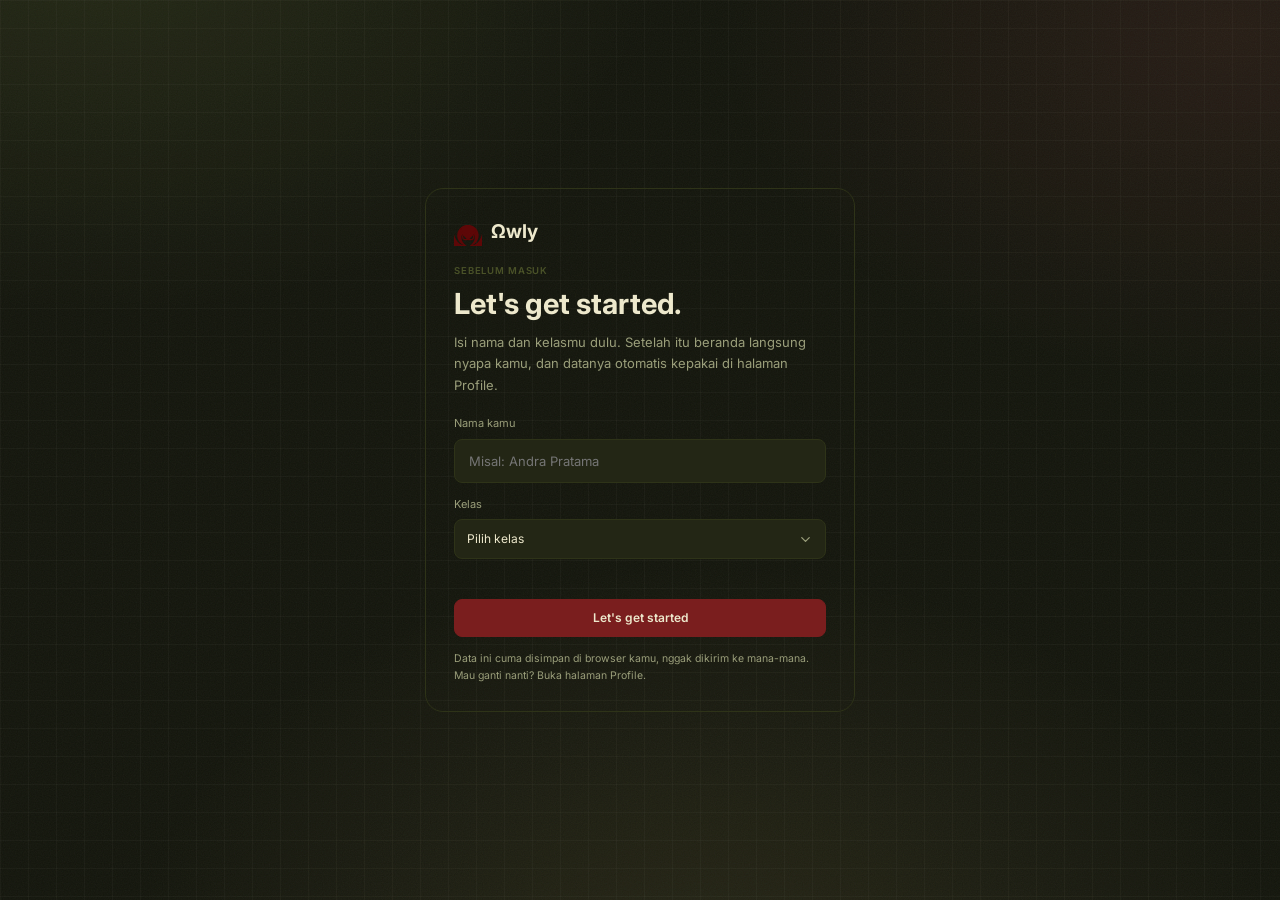
<file: cari.html>
<!DOCTYPE html>
<html lang="id">
<head>
  <meta charset="UTF-8">
  <meta name="viewport" content="width=device-width, initial-scale=1">
  <script src="gate.js?v=20261114h"></script>
  <title>Cari · Ωwly</title>
  <link rel="icon" type="image/svg+xml" href="logo.svg">
  <link rel="preconnect" href="https://fonts.googleapis.com">
  <link rel="preconnect" href="https://fonts.gstatic.com" crossorigin>
  <link href="https://fonts.googleapis.com/css2?family=Inter:wght@400;500;600;700&display=swap" rel="stylesheet">
  <link rel="stylesheet" href="style.css?v=20261114am">
</head>
<body>

<!-- Sprite ikon (dipakai ulang lewat <use href="#nama">) -->
<svg width="0" height="0" style="position:absolute" aria-hidden="true">
  <defs>
    <symbol id="house" viewBox="0 0 24 24"><path d="M15 21v-8a1 1 0 0 0-1-1h-4a1 1 0 0 0-1 1v8"/><path d="M3 10a2 2 0 0 1 .709-1.528l7-5.999a2 2 0 0 1 2.582 0l7 5.999A2 2 0 0 1 21 10v9a2 2 0 0 1-2 2H5a2 2 0 0 1-2-2z"/></symbol>
    <symbol id="book-open" viewBox="0 0 24 24"><path d="M12 7v14"/><path d="M3 18a1 1 0 0 1-1-1V4a1 1 0 0 1 1-1h5a4 4 0 0 1 4 4 4 4 0 0 1 4-4h5a1 1 0 0 1 1 1v13a1 1 0 0 1-1 1h-6a3 3 0 0 0-3 3 3 3 0 0 0-3-3z"/></symbol>
    <symbol id="pencil-line" viewBox="0 0 24 24"><path d="M12 21h9"/><path d="M17.376 3.622a1 1 0 0 1 3.002 3.002L7.368 18.635a2 2 0 0 1-.855.506l-2.872.838a.5.5 0 0 1-.62-.62l.838-2.872a2 2 0 0 1 .506-.854z"/><path d="m15 5 3 3"/></symbol>
    <symbol id="library-big" viewBox="0 0 24 24"><rect width="8" height="18" x="3" y="3" rx="1"/><path d="M7 3v18"/><path d="M20.4 18.9c.2.5-.1 1.1-.6 1.3l-1.9.7c-.5.2-1.1-.1-1.3-.6L11.1 5.1c-.2-.5.1-1.1.6-1.3l1.9-.7c.5-.2 1.1.1 1.3.6Z"/></symbol>
    <symbol id="user-round" viewBox="0 0 24 24"><circle cx="12" cy="8" r="5"/><path d="M20 21a8 8 0 0 0-16 0"/></symbol>
    <symbol id="calendar-days" viewBox="0 0 24 24"><path d="M8 2v4"/><path d="M16 2v4"/><rect width="18" height="18" x="3" y="4" rx="2"/><path d="M3 10h18"/><path d="M8 14h.01"/><path d="M12 14h.01"/><path d="M16 14h.01"/><path d="M8 18h.01"/><path d="M12 18h.01"/><path d="M16 18h.01"/></symbol>
    <symbol id="chart" viewBox="0 0 24 24"><path d="M12 16v5"/><path d="M16 14v7"/><path d="M20 10v11"/><path d="m22 3-8.646 8.646a.5.5 0 0 1-.708 0L9.354 8.354a.5.5 0 0 0-.707 0L2 15"/><path d="M4 18v3"/><path d="M8 14v7"/></symbol>
    <symbol id="sprout" viewBox="0 0 24 24"><path d="M7 20h10"/><path d="M10 20c5.5-2.5.8-6.4 3-10"/><path d="M9.5 9.4c1.1.8 1.8 2.2 2.3 3.7-2 .4-3.5.4-4.8-.3-1.2-.6-2.3-1.9-3-4.2 2.8-.5 4.4 0 5.5.8z"/><path d="M14.1 6a7 7 0 0 0-1.1 4c1.9-.1 3.3-.6 4.3-1.4 1-1 1.6-2.3 1.7-4.6-2.7.1-4 1-4.9 2z"/></symbol>
    <symbol id="help" viewBox="0 0 24 24"><circle cx="12" cy="12" r="10"/><path d="M9.09 9a3 3 0 0 1 5.83 1c0 2-3 3-3 3"/><path d="M12 17h.01"/></symbol>
    <symbol id="updown" viewBox="0 0 24 24"><path d="m7 15 5 5 5-5"/><path d="m7 9 5-5 5 5"/></symbol>
    <symbol id="chev-right" viewBox="0 0 24 24"><path d="m9 18 6-6-6-6"/></symbol>
    <symbol id="chev-left" viewBox="0 0 24 24"><path d="m15 18-6-6 6-6"/></symbol>
    <symbol id="chev-down" viewBox="0 0 24 24"><path d="m6 9 6 6 6-6"/></symbol>
    <symbol id="search" viewBox="0 0 24 24"><circle cx="11" cy="11" r="8"/><path d="m21 21-4.3-4.3"/></symbol>
    <symbol id="bell" viewBox="0 0 24 24"><path d="M10.268 21a2 2 0 0 0 3.464 0"/><path d="M3.262 15.326A1 1 0 0 0 4 17h16a1 1 0 0 0 .74-1.673C19.41 13.956 18 12.499 18 8A6 6 0 0 0 6 8c0 4.499-1.411 5.956-2.738 7.326"/></symbol>
    <symbol id="play" viewBox="0 0 24 24"><path d="M6 3l14 9-14 9z"/></symbol>
    <symbol id="arrow-right" viewBox="0 0 24 24"><path d="M5 12h14"/><path d="m12 5 7 7-7 7"/></symbol>
    <symbol id="arrow-up-right" viewBox="0 0 24 24"><path d="M7 7h10v10"/><path d="M7 17 17 7"/></symbol>
    <symbol id="sigma" viewBox="0 0 24 24"><path d="M18 7V5a1 1 0 0 0-1-1H6.5a.5.5 0 0 0-.4.8l4.5 6a2 2 0 0 1 0 2.4l-4.5 6a.5.5 0 0 0 .4.8H17a1 1 0 0 0 1-1v-2"/></symbol>
    <symbol id="align-left" viewBox="0 0 24 24"><path d="M21 5H3"/><path d="M15 12H3"/><path d="M17 19H3"/></symbol>
    <symbol id="plus" viewBox="0 0 24 24"><path d="M5 12h14"/><path d="M12 5v14"/></symbol>
    <symbol id="circle-play" viewBox="0 0 24 24"><circle cx="12" cy="12" r="10"/><path d="M10 8l6 4-6 4z"/></symbol>
    <symbol id="target" viewBox="0 0 24 24"><circle cx="12" cy="12" r="10"/><circle cx="12" cy="12" r="6"/><circle cx="12" cy="12" r="2"/></symbol>
    <symbol id="menu" viewBox="0 0 24 24"><path d="M4 6h16"/><path d="M4 12h16"/><path d="M4 18h16"/></symbol>
    <symbol id="sliders" viewBox="0 0 24 24"><path d="M21 4h-7"/><path d="M10 4H3"/><path d="M21 12h-9"/><path d="M8 12H3"/><path d="M21 20h-5"/><path d="M12 20H3"/><path d="M14 2v4"/><path d="M8 10v4"/><path d="M16 18v4"/></symbol>
    <symbol id="lightbulb" viewBox="0 0 24 24"><path d="M15 14c.2-1 .7-1.7 1.5-2.5 1-.9 1.5-2.2 1.5-3.5A6 6 0 0 0 6 8c0 1 .2 2.2 1.5 3.5.7.7 1.3 1.5 1.5 2.5"/><path d="M9 18h6"/><path d="M10 22h4"/></symbol>
    <symbol id="info" viewBox="0 0 24 24"><circle cx="12" cy="12" r="10"/><path d="M12 16v-4"/><path d="M12 8h.01"/></symbol>
    <symbol id="check" viewBox="0 0 24 24"><path d="M20 6 9 17l-5-5"/></symbol>
    <symbol id="flame" viewBox="0 0 24 24"><path d="M8.5 14.5A2.5 2.5 0 0 0 11 12c0-1.38-.5-2-1-3-1.072-2.143-.224-4.054 2-6 .5 2.5 2 4.9 4 6.5 2 1.6 3 3.5 3 5.5a7 7 0 1 1-14 0c0-1.153.433-2.294 1-3a2.5 2.5 0 0 0 2.5 2.5z"/></symbol>
  </defs>
</svg>

<div class="app">
  <div class="backdrop" id="backdrop"></div>

  <!-- SIDEBAR: sama di semua halaman. Menu aktif ditandai class "is-active" -->
  <aside class="sidebar" id="sidebar">
    <a href="index.html" class="app-id">
      <img class="app-id__logo" src="logo.svg" alt="" width="29" height="27">
      <span class="app-id__name">Ωwly</span>
    </a>
    <div class="level">
      <p class="eyebrow eyebrow--olive">RUANG BELAJARMU</p>
      <div class="level__row"><span data-grade>SMP · Kelas 9</span><svg class="icon" style="width:14px;height:14px"><use href="#updown"/></svg></div>
    </div>
    <nav class="menu" aria-label="Menu utama">
      <a href="index.html" class="menu__item"><svg class="icon"><use href="#house"/></svg><span>Beranda</span></a>
    </nav>

    <!-- Grup menu: BELAJAR -->
    <nav class="menu" aria-label="Belajar">
      <p class="eyebrow eyebrow--dim">&nbsp;&nbsp;BELAJAR</p>
      <a href="materi.html" class="menu__item"><svg class="icon"><use href="#book-open"/></svg><span>Materi Pembelajaran</span></a>
      <a href="latihan.html" class="menu__item"><svg class="icon"><use href="#pencil-line"/></svg><span>Latihan Soal</span></a>
      <a href="bank-soal.html" class="menu__item"><svg class="icon"><use href="#library-big"/></svg><span>Bank Soal</span></a>
    </nav>
    <nav class="menu" aria-label="Ruang pribadi">
      <p class="eyebrow eyebrow--dim">&nbsp;&nbsp;RUANG PRIBADI</p>
      <a href="profile.html" class="menu__item"><svg class="icon"><use href="#user-round"/></svg><span>Profile</span></a>
      <a href="jadwal.html" class="menu__item"><svg class="icon"><use href="#calendar-days"/></svg><span>Jadwal Belajar</span></a>
      <a href="progres.html" class="menu__item"><svg class="icon"><use href="#chart"/></svg><span>Progres Belajar</span></a>
    </nav>
    <div class="sidebar__spacer"></div>
    <div class="reminder">
      <svg class="icon reminder__icon"><use href="#sprout"/></svg>
      <p class="reminder__title">Nggak harus cepat, yang penting konsisten.</p>
      <p class="reminder__text">Luangkan 20 menit untuk dirimu hari ini.</p>
    </div>
    <p class="eyebrow eyebrow--dim" style="font-weight:400">Ωwly · catatan belajar</p>
  </aside>

  <div class="main">
    <!-- BILAH ATAS -->
    <header class="topbar">
      <button class="icon-btn menu-toggle" id="menuToggle" aria-label="Buka menu" aria-expanded="false"><svg class="icon"><use href="#menu"/></svg></button>
      <div class="crumbs"><span class="crumbs__parent">Ruang belajar</span> <svg class="icon" style="width:13px;height:13px"><use href="#chev-right"/></svg> <strong>Cari</strong></div>
      <div class="topbar__actions">
        <span class="divider-v"></span>
        <div class="user"><span class="avatar" data-initials>NA</span>
          <div class="user__info"><span data-fullname>Nara Aditya</span><small data-gradeshort>Siswa kelas 9</small></div>
          <svg class="icon" style="width:14px;height:14px"><use href="#chev-down"/></svg>
        </div>
      </div>
    </header>

    <main class="content">
      <section class="cari-head">
        <h1>Hasil pencarian</h1>
        <p class="cari-head__sub">
          <b id="cariCount">0</b> <span>materi</span>
          <span class="cari-head__q" id="cariQuery" data-no-translate></span>
        </p>
      </section>

      <section class="cari-hasil" id="cariList" aria-live="polite"></section>

      <p class="disclaimer">Ωwly • Materi dan soal adalah contoh konseptual untuk belajar, bukan kurikulum atau soal resmi TKA.</p>
    </main>
  </div>
</div>

<script src="materi.js?v=20261114h"></script>
<script src="script.js?v=20261114h"></script>
<script src="cari.js?v=20261115d"></script>
<script src="bahasa.js?v=20261114h"></script>
</body>
</html>
</file>
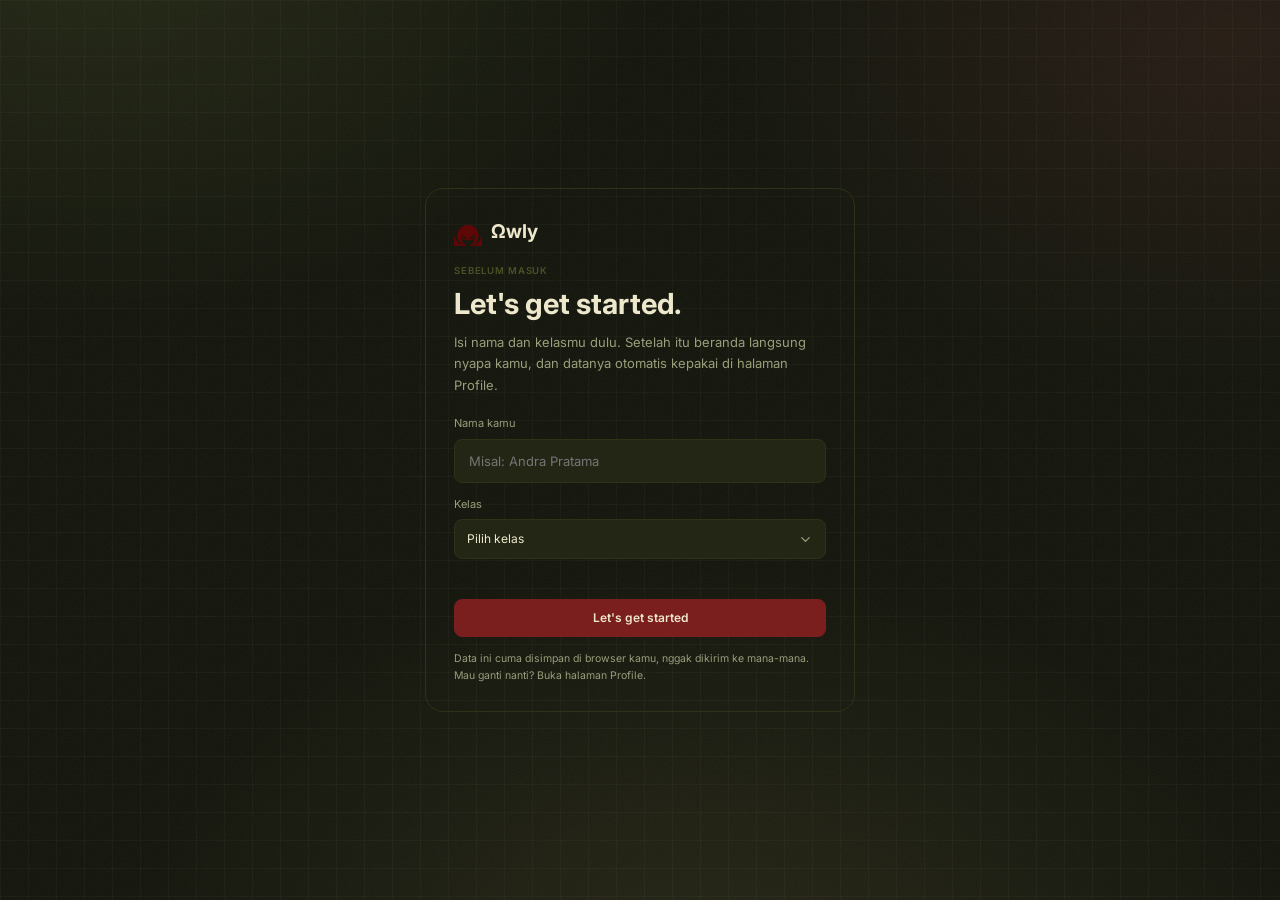
<file: jadwal.html>
<!DOCTYPE html>
<html lang="id">
<head>
  <meta charset="UTF-8">
  <meta name="viewport" content="width=device-width, initial-scale=1">
  <script src="gate.js?v=20261114h"></script>
  <title>Jadwal Belajar · Ωwly</title>
  <link rel="icon" type="image/svg+xml" href="logo.svg">
  <link rel="preconnect" href="https://fonts.googleapis.com">
  <link rel="preconnect" href="https://fonts.gstatic.com" crossorigin>
  <link href="https://fonts.googleapis.com/css2?family=Inter:wght@400;500;600;700&display=swap" rel="stylesheet">
  <link rel="stylesheet" href="style.css?v=20261114am">
</head>
<body>

<!-- Sprite ikon (dipakai ulang lewat <use href="#nama">) -->
<svg width="0" height="0" style="position:absolute" aria-hidden="true">
  <defs>
    <symbol id="house" viewBox="0 0 24 24"><path d="M15 21v-8a1 1 0 0 0-1-1h-4a1 1 0 0 0-1 1v8"/><path d="M3 10a2 2 0 0 1 .709-1.528l7-5.999a2 2 0 0 1 2.582 0l7 5.999A2 2 0 0 1 21 10v9a2 2 0 0 1-2 2H5a2 2 0 0 1-2-2z"/></symbol>
    <symbol id="book-open" viewBox="0 0 24 24"><path d="M12 7v14"/><path d="M3 18a1 1 0 0 1-1-1V4a1 1 0 0 1 1-1h5a4 4 0 0 1 4 4 4 4 0 0 1 4-4h5a1 1 0 0 1 1 1v13a1 1 0 0 1-1 1h-6a3 3 0 0 0-3 3 3 3 0 0 0-3-3z"/></symbol>
    <symbol id="pencil-line" viewBox="0 0 24 24"><path d="M12 21h9"/><path d="M17.376 3.622a1 1 0 0 1 3.002 3.002L7.368 18.635a2 2 0 0 1-.855.506l-2.872.838a.5.5 0 0 1-.62-.62l.838-2.872a2 2 0 0 1 .506-.854z"/><path d="m15 5 3 3"/></symbol>
    <symbol id="library-big" viewBox="0 0 24 24"><rect width="8" height="18" x="3" y="3" rx="1"/><path d="M7 3v18"/><path d="M20.4 18.9c.2.5-.1 1.1-.6 1.3l-1.9.7c-.5.2-1.1-.1-1.3-.6L11.1 5.1c-.2-.5.1-1.1.6-1.3l1.9-.7c.5-.2 1.1.1 1.3.6Z"/></symbol>
    <symbol id="user-round" viewBox="0 0 24 24"><circle cx="12" cy="8" r="5"/><path d="M20 21a8 8 0 0 0-16 0"/></symbol>
    <symbol id="calendar-days" viewBox="0 0 24 24"><path d="M8 2v4"/><path d="M16 2v4"/><rect width="18" height="18" x="3" y="4" rx="2"/><path d="M3 10h18"/><path d="M8 14h.01"/><path d="M12 14h.01"/><path d="M16 14h.01"/><path d="M8 18h.01"/><path d="M12 18h.01"/><path d="M16 18h.01"/></symbol>
    <symbol id="chart" viewBox="0 0 24 24"><path d="M12 16v5"/><path d="M16 14v7"/><path d="M20 10v11"/><path d="m22 3-8.646 8.646a.5.5 0 0 1-.708 0L9.354 8.354a.5.5 0 0 0-.707 0L2 15"/><path d="M4 18v3"/><path d="M8 14v7"/></symbol>
    <symbol id="sprout" viewBox="0 0 24 24"><path d="M7 20h10"/><path d="M10 20c5.5-2.5.8-6.4 3-10"/><path d="M9.5 9.4c1.1.8 1.8 2.2 2.3 3.7-2 .4-3.5.4-4.8-.3-1.2-.6-2.3-1.9-3-4.2 2.8-.5 4.4 0 5.5.8z"/><path d="M14.1 6a7 7 0 0 0-1.1 4c1.9-.1 3.3-.6 4.3-1.4 1-1 1.6-2.3 1.7-4.6-2.7.1-4 1-4.9 2z"/></symbol>
    <symbol id="help" viewBox="0 0 24 24"><circle cx="12" cy="12" r="10"/><path d="M9.09 9a3 3 0 0 1 5.83 1c0 2-3 3-3 3"/><path d="M12 17h.01"/></symbol>
    <symbol id="updown" viewBox="0 0 24 24"><path d="m7 15 5 5 5-5"/><path d="m7 9 5-5 5 5"/></symbol>
    <symbol id="chev-right" viewBox="0 0 24 24"><path d="m9 18 6-6-6-6"/></symbol>
    <symbol id="chev-left" viewBox="0 0 24 24"><path d="m15 18-6-6 6-6"/></symbol>
    <symbol id="chev-down" viewBox="0 0 24 24"><path d="m6 9 6 6 6-6"/></symbol>
    <symbol id="search" viewBox="0 0 24 24"><circle cx="11" cy="11" r="8"/><path d="m21 21-4.3-4.3"/></symbol>
    <symbol id="bell" viewBox="0 0 24 24"><path d="M10.268 21a2 2 0 0 0 3.464 0"/><path d="M3.262 15.326A1 1 0 0 0 4 17h16a1 1 0 0 0 .74-1.673C19.41 13.956 18 12.499 18 8A6 6 0 0 0 6 8c0 4.499-1.411 5.956-2.738 7.326"/></symbol>
    <symbol id="play" viewBox="0 0 24 24"><path d="M6 3l14 9-14 9z"/></symbol>
    <symbol id="arrow-right" viewBox="0 0 24 24"><path d="M5 12h14"/><path d="m12 5 7 7-7 7"/></symbol>
    <symbol id="arrow-up-right" viewBox="0 0 24 24"><path d="M7 7h10v10"/><path d="M7 17 17 7"/></symbol>
    <symbol id="sigma" viewBox="0 0 24 24"><path d="M18 7V5a1 1 0 0 0-1-1H6.5a.5.5 0 0 0-.4.8l4.5 6a2 2 0 0 1 0 2.4l-4.5 6a.5.5 0 0 0 .4.8H17a1 1 0 0 0 1-1v-2"/></symbol>
    <symbol id="align-left" viewBox="0 0 24 24"><path d="M21 5H3"/><path d="M15 12H3"/><path d="M17 19H3"/></symbol>
    <symbol id="plus" viewBox="0 0 24 24"><path d="M5 12h14"/><path d="M12 5v14"/></symbol>
    <symbol id="circle-play" viewBox="0 0 24 24"><circle cx="12" cy="12" r="10"/><path d="M10 8l6 4-6 4z"/></symbol>
    <symbol id="target" viewBox="0 0 24 24"><circle cx="12" cy="12" r="10"/><circle cx="12" cy="12" r="6"/><circle cx="12" cy="12" r="2"/></symbol>
    <symbol id="menu" viewBox="0 0 24 24"><path d="M4 6h16"/><path d="M4 12h16"/><path d="M4 18h16"/></symbol>

    <symbol id="bookmark" viewBox="0 0 24 24"><path d="m19 21-7-4-7 4V5a2 2 0 0 1 2-2h10a2 2 0 0 1 2 2v16z"/></symbol>
    <symbol id="clock" viewBox="0 0 24 24"><circle cx="12" cy="12" r="10"/><path d="M12 6v6h4.5"/></symbol>
    <symbol id="languages" viewBox="0 0 24 24"><path d="m5 8 6 6"/><path d="m4 14 6-6 2-3"/><path d="M2 5h12"/><path d="M7 2h1"/><path d="m22 22-5-10-5 10"/><path d="M14 18h6"/></symbol>
    <symbol id="dices" viewBox="0 0 24 24"><rect width="12" height="12" x="2" y="10" rx="2" ry="2"/><path d="m17.92 14 3.5-3.5a2.24 2.24 0 0 0 0-3l-5-4.92a2.24 2.24 0 0 0-3 0L10 6"/><path d="M6 18h.01"/><path d="M10 14h.01"/><path d="M15 6h.01"/><path d="M18 9h.01"/></symbol>
    <symbol id="sliders" viewBox="0 0 24 24"><path d="M21 4h-7"/><path d="M10 4H3"/><path d="M21 12h-9"/><path d="M8 12H3"/><path d="M21 20h-5"/><path d="M12 20H3"/><path d="M14 2v4"/><path d="M8 10v4"/><path d="M16 18v4"/></symbol>
    <symbol id="lightbulb" viewBox="0 0 24 24"><path d="M15 14c.2-1 .7-1.7 1.5-2.5 1-.9 1.5-2.2 1.5-3.5A6 6 0 0 0 6 8c0 1 .2 2.2 1.5 3.5.7.7 1.3 1.5 1.5 2.5"/><path d="M9 18h6"/><path d="M10 22h4"/></symbol>
    <symbol id="info" viewBox="0 0 24 24"><circle cx="12" cy="12" r="10"/><path d="M12 16v-4"/><path d="M12 8h.01"/></symbol>
    <symbol id="shield" viewBox="0 0 24 24"><path d="M20 13c0 5-3.5 7.5-7.66 8.95a1 1 0 0 1-.67-.01C7.5 20.5 4 18 4 13V6a1 1 0 0 1 1-1c2 0 4.5-1.2 6.24-2.72a1.17 1.17 0 0 1 1.52 0C14.51 3.81 17 5 19 5a1 1 0 0 1 1 1z"/><path d="m9 12 2 2 4-4"/></symbol>
    <symbol id="circle-check" viewBox="0 0 24 24"><circle cx="12" cy="12" r="10"/><path d="m9 12 2 2 4-4"/></symbol>
    <symbol id="check" viewBox="0 0 24 24"><path d="M20 6 9 17l-5-5"/></symbol>
    <symbol id="calendar-check" viewBox="0 0 24 24"><path d="M8 2v4"/><path d="M16 2v4"/><rect width="18" height="18" x="3" y="4" rx="2"/><path d="M3 10h18"/><path d="m9 16 2 2 4-4"/></symbol>
    <symbol id="coffee" viewBox="0 0 24 24"><path d="M10 2v2"/><path d="M14 2v2"/><path d="M16 8a1 1 0 0 1 1 1v8a4 4 0 0 1-4 4H7a4 4 0 0 1-4-4V9a1 1 0 0 1 1-1h14a4 4 0 1 1 0 8h-1"/><path d="M6 2v2"/></symbol>
    <symbol id="ellipsis" viewBox="0 0 24 24"><circle cx="12" cy="12" r="1"/><circle cx="19" cy="12" r="1"/><circle cx="5" cy="12" r="1"/></symbol>
    <symbol id="flame" viewBox="0 0 24 24"><path d="M8.5 14.5A2.5 2.5 0 0 0 11 12c0-1.38-.5-2-1-3-1.072-2.143-.224-4.054 2-6 .5 2.5 2 4.9 4 6.5 2 1.6 3 3.5 3 5.5a7 7 0 1 1-14 0c0-1.153.433-2.294 1-3a2.5 2.5 0 0 0 2.5 2.5z"/></symbol>
  </defs>
</svg>

<div class="app">
  <div class="backdrop" id="backdrop"></div>

  <!-- SIDEBAR: sama di semua halaman. Menu aktif ditandai class "is-active" -->
  <aside class="sidebar" id="sidebar">
    <a href="index.html" class="app-id">
      <img class="app-id__logo" src="logo.svg" alt="" width="29" height="27">
      <span class="app-id__name">Ωwly</span>
    </a>
    <div class="level">
      <p class="eyebrow eyebrow--olive">RUANG BELAJARMU</p>
      <div class="level__row"><span data-grade>SMP · Kelas 9</span><svg class="icon" style="width:14px;height:14px"><use href="#updown"/></svg></div>
    </div>
    <nav class="menu" aria-label="Menu utama">
      <a href="index.html" class="menu__item"><svg class="icon"><use href="#house"/></svg><span>Beranda</span></a>
    </nav>

    <!-- Grup menu: BELAJAR -->
    <nav class="menu" aria-label="Belajar">
      <p class="eyebrow eyebrow--dim">&nbsp;&nbsp;BELAJAR</p>
      <a href="materi.html" class="menu__item"><svg class="icon"><use href="#book-open"/></svg><span>Materi Pembelajaran</span></a>
      <a href="latihan.html" class="menu__item"><svg class="icon"><use href="#pencil-line"/></svg><span>Latihan Soal</span></a>
      <a href="bank-soal.html" class="menu__item"><svg class="icon"><use href="#library-big"/></svg><span>Bank Soal</span></a>
    </nav>
    <nav class="menu" aria-label="Ruang pribadi">
      <p class="eyebrow eyebrow--dim">&nbsp;&nbsp;RUANG PRIBADI</p>
      <a href="profile.html" class="menu__item"><svg class="icon"><use href="#user-round"/></svg><span>Profile</span></a>
      <a href="jadwal.html" class="menu__item is-active" aria-current="page"><svg class="icon"><use href="#calendar-days"/></svg><span>Jadwal Belajar</span><i class="menu__dot"></i></a>
      <a href="progres.html" class="menu__item"><svg class="icon"><use href="#chart"/></svg><span>Progres Belajar</span></a>
    </nav>
    <div class="sidebar__spacer"></div>
    <div class="reminder">
      <svg class="icon reminder__icon"><use href="#sprout"/></svg>
      <p class="reminder__title">Nggak harus cepat, yang penting konsisten.</p>
      <p class="reminder__text">Luangkan 20 menit untuk dirimu hari ini.</p>
    </div>
    <p class="eyebrow eyebrow--dim" style="font-weight:400">Ωwly · catatan belajar</p>
  </aside>

  <div class="main">
    <!-- BILAH ATAS -->
    <header class="topbar">
      <button class="icon-btn menu-toggle" id="menuToggle" aria-label="Buka menu" aria-expanded="false"><svg class="icon"><use href="#menu"/></svg></button>
      <div class="crumbs"><span class="crumbs__parent">Ruang belajar</span> <svg class="icon" style="width:13px;height:13px"><use href="#chev-right"/></svg> <span class="crumbs__mid">Profile</span> <svg class="icon" style="width:13px;height:13px"><use href="#chev-right"/></svg> <strong id="crumbLast">Jadwal Belajar</strong></div>
      <div class="topbar__actions">
        <span class="divider-v"></span>
        <div class="user"><span class="avatar" data-initials>NA</span>
          <div class="user__info"><span data-fullname>Nara Aditya</span><small data-gradeshort>Siswa kelas 9</small></div>
          <svg class="icon" style="width:14px;height:14px"><use href="#chev-down"/></svg>
        </div>
      </div>
    </header>

    <main class="content">
      <section class="page-head">
        <div><h1>Waktu kecil, kebiasaan baik.</h1></div>
        <button class="btn-act btn-act--red" type="button" id="btnTambahJadwal"><span>Tambah jadwal</span><svg class="icon"><use href="#plus"/></svg></button>
      </section>

      <section class="week-summary">
        <span class="ico-box"><svg class="icon"><use href="#calendar-days"/></svg></span>
        <div class="week-summary__text"><b data-ringkas-judul>Pekan ini masih kosong.</b><span data-ringkas-teks>Tambahkan jadwal pertamamu lewat tombol Tambah jadwal.</span></div>
        <div class="week-summary__goal">
          <div class="row"><span>Target mingguan</span><b data-stat="targetText">0 / 120 menit</b></div>
          <div class="bar bar--5"><i data-bar="targetPct" style="width:0%;background:var(--olive)"></i></div>
          <small data-stat="remainText">120 menit lagi menuju targetmu.</small>
        </div>
      </section>

      <section class="cols">
        <div class="cols__main" style="gap:18px">
          <div class="cal-head">
            <div><h2 data-bulan>November 2026</h2><p data-rentang>Pekan ini · Waktu Indonesia Barat</p></div>
            <div class="cal-head__btns"><button class="btn-act" type="button" id="pekanIni">Hari ini</button><button class="btn-act" type="button" aria-label="Pekan sebelumnya" id="pekanLalu"><svg class="icon"><use href="#chev-left"/></svg></button><button class="btn-act" type="button" aria-label="Pekan berikutnya" id="pekanDepan"><svg class="icon"><use href="#chev-right"/></svg></button></div>
          </div>

          <div class="board">
            <div class="board__top">
              <div class="pills" data-single><button class="pill is-active" type="button">Minggu</button><button class="pill" type="button">Bulan</button></div>
              <div class="legend"><span><i style="color:#6B7A3A">●</i>Matematika</span><span><i style="color:#C8792D">●</i>B. Indonesia</span></div>
            </div>
            <div class="board__scroll">
              <div class="week-grid" id="boardGrid"></div>
              <div class="empty-note" id="boardEmpty" hidden>
                <svg class="icon"><use href="#calendar-days"/></svg>
                <b>Belum ada jadwal pekan ini.</b>
                <span>Tambahkan kegiatan pertamamu, pengingatnya muncul di kartu hari ini.</span>
                <button class="btn-act" type="button" data-buka-tambah><span>Tambah jadwal</span><svg class="icon"><use href="#plus"/></svg></button>
              </div>
            </div>
            <div class="divider"></div>
            <p class="board__note">Jadwal yang realistis lebih baik daripada jadwal yang penuh. Kamu boleh mengatur ulang kapan saja.</p>
          </div>

          <div class="next-card">
            <h2 class="sec-title">Kegiatan berikutnya</h2>
            <div id="kegiatanBerikut"><p class="agenda__empty">Belum ada kegiatan berikutnya. Tambah jadwal dulu, ya.</p></div>
          </div>
        </div>

                <aside class="cols__side">
          <div class="today-card">
            <div class="today-card__top"><span data-todaylabel>Hari ini</span><svg class="icon"><use href="#calendar-check"/></svg></div>
            <p class="today-card__sub" data-todaycount>Belum ada kegiatan</p>
            <div class="divider"></div>
            <div id="agendaHariIni"><p class="agenda__empty">Belum ada kegiatan hari ini. Tambah lewat tombol Tambah jadwal.</p></div>
            <div class="divider"></div>
            <div class="remind"><svg class="icon"><use href="#bell"/></svg><span data-remind-text>Pengingat muncul setelah kamu menambah jadwal.</span></div>
          </div>

                    <div class="goal">
            <div class="goal__row"><svg class="icon"><use href="#target"/></svg><div><p style="font-size:16px;font-weight:600" data-goal-title>Mulai dari satu langkah kecil.</p></div></div>
            <p style="font-size:12px;color:var(--muted)" data-goal-text>0 dari 2 target belajar hari ini selesai.</p>
            <div class="bar bar--goal"><i data-goal-bar style="width:0%"></i></div>
          </div>

          <div class="tip"><svg class="icon"><use href="#sprout"/></svg><b>Sediakan jeda di antara sesi.</b><p>Istirahat 5–10 menit membantu pikiranmu kembali segar.</p></div>
        </aside>
      </section>

      <p class="disclaimer">Ωwly • Materi dan soal adalah contoh konseptual untuk belajar, bukan kurikulum atau soal resmi TKA.</p>
    </main>
  </div>
</div>

<dialog class="modal" id="dialogJadwal" aria-labelledby="dialogJudul">
  <form method="dialog" id="formJadwal" class="modal__form">
    <h2 id="dialogJudul">Tambah jadwal</h2>
    <p class="modal__sub">Isi kegiatanmu. Pengingat cuma tersimpan di perangkat ini.</p>

    <div class="field">
      <label for="jJudul">Judul kegiatan</label>
      <input class="input" id="jJudul" name="judul" maxlength="60" placeholder="Misal: Latihan Aljabar" required>
    </div>

    <div class="field">
      <label for="jMapel">Mata pelajaran</label>
      <select class="select" id="jMapel" name="mapel">
        <option value="mtk">Matematika</option>
        <option value="ind">Bahasa Indonesia</option>
        <option value="lain">Lainnya</option>
      </select>
    </div>

    <div class="modal__row">
      <div class="field"><label for="jTanggal">Tanggal</label><input class="input" id="jTanggal" name="tanggal" type="date" required></div>
      <div class="field"><label for="jJam">Jam mulai</label><input class="input" id="jJam" name="jam" type="time" value="16:00" required></div>
    </div>

    <div class="field">
      <label for="jDurasi">Durasi</label>
      <select class="select" id="jDurasi" name="durasi">
        <option value="15">15 menit</option>
        <option value="30" selected>30 menit</option>
        <option value="45">45 menit</option>
        <option value="60">60 menit</option>
        <option value="90">90 menit</option>
      </select>
    </div>

    <label class="cek"><input type="checkbox" id="jIngat" name="ingat" checked> Ingatkan aku 10 menit sebelum mulai</label>

    <div class="modal__aksi">
      <button class="btn-act" type="button" data-tutup>Batal</button>
      <button class="btn-act btn-act--red" type="submit"><span>Simpan jadwal</span><svg class="icon"><use href="#check"/></svg></button>
    </div>
  </form>
</dialog>

<script src="soal.js?v=20261114h"></script>
<script src="materi.js?v=20261114h"></script>
<script src="progress.js?v=20261114h"></script>
<script src="script.js?v=20261114h"></script>
<script src="jadwal.js?v=20261114h"></script>
<script src="tka.js?v=20261114h"></script>
<script src="cari.js?v=20261115d"></script>
<script src="bahasa.js?v=20261114h"></script>
</body>
</html>
</file>
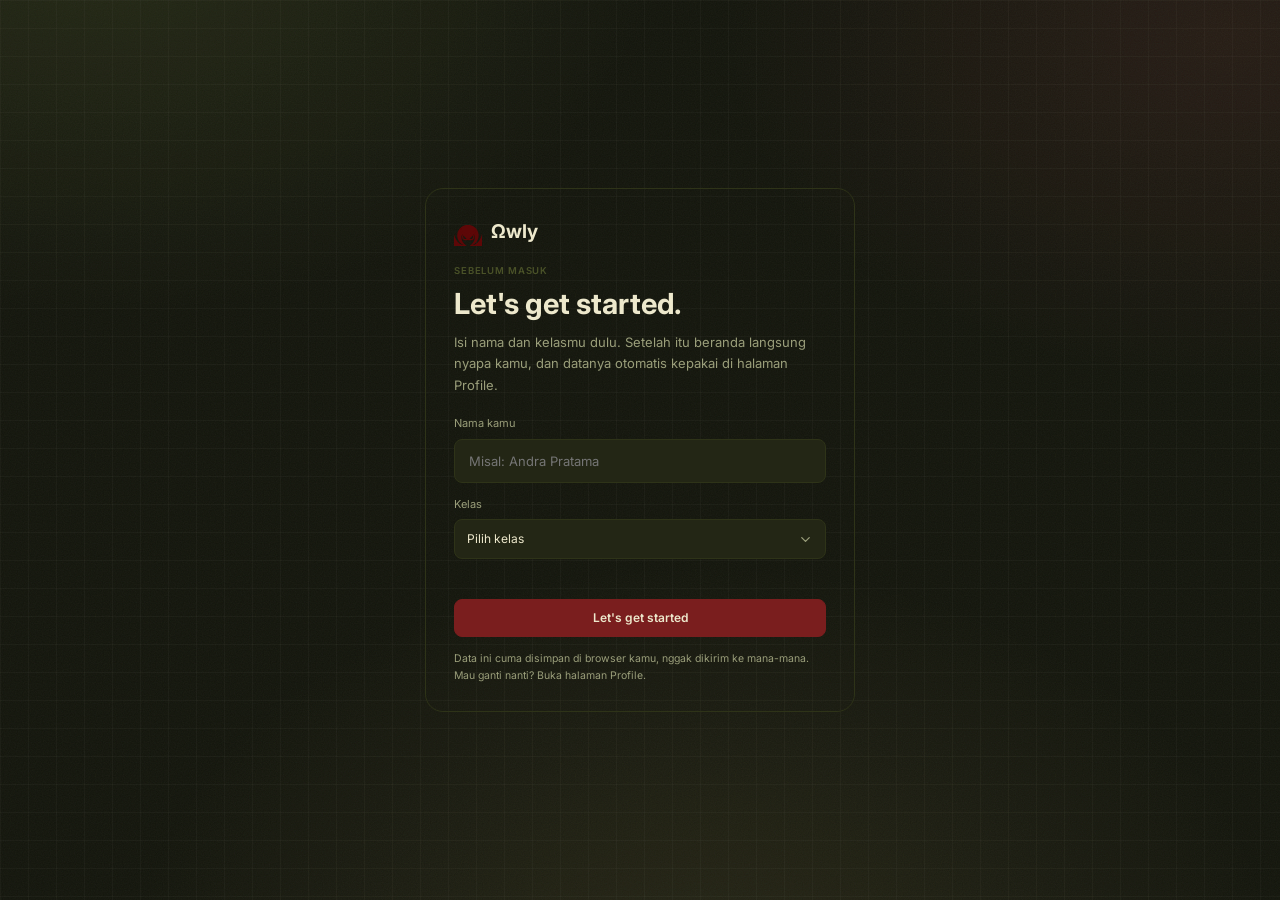
<file: kerjakan.html>
<!DOCTYPE html>
<html lang="id">
<head>
  <meta charset="UTF-8">
  <meta name="viewport" content="width=device-width, initial-scale=1">
  <script src="gate.js?v=20261114h"></script>
  <title>Latihan · Ωwly</title>
  <link rel="icon" type="image/svg+xml" href="logo.svg">
  <link rel="preconnect" href="https://fonts.googleapis.com">
  <link rel="preconnect" href="https://fonts.gstatic.com" crossorigin>
  <link href="https://fonts.googleapis.com/css2?family=Inter:wght@400;500;600;700&display=swap" rel="stylesheet">
  <link rel="stylesheet" href="style.css?v=20261114am">
</head>
<body>

<!-- Ikon yang dipakai halaman ini saja -->
<svg width="0" height="0" style="position:absolute" aria-hidden="true">
  <defs>
    <symbol id="chev-left" viewBox="0 0 24 24"><path d="m15 18-6-6 6-6"/></symbol>
    <symbol id="chev-right" viewBox="0 0 24 24"><path d="m9 18 6-6-6-6"/></symbol>
    <symbol id="clock" viewBox="0 0 24 24"><circle cx="12" cy="12" r="10"/><path d="M12 6v6h4.5"/></symbol>
    <symbol id="arrow-right" viewBox="0 0 24 24"><path d="M5 12h14"/><path d="m12 5 7 7-7 7"/></symbol>
  </defs>
</svg>

<header class="workbar">
  <a class="workbar__back" href="latihan.html"><svg class="icon" style="width:16px;height:16px"><use href="#chev-left"/></svg> Latihan soal</a>
  <span class="workbar__brand">Ωwly</span>
</header>

<main class="work">
  <!-- Panel latihan: isinya diatur latihan.js sesuai ?mode= di URL -->
  <section class="lab lab--page" id="lab">
    <div class="lab__top">
      <div class="lab__id">
        <span class="lab__letter" data-lab-letter aria-hidden="true">α</span>
        <div><small data-lab-kind>ALPHA</small><h2 data-lab-title>Pilihan ganda</h2></div>
      </div>
      <div class="lab__tabs" role="tablist" aria-label="Cara latihan">
        <button class="pill" type="button" role="tab" data-mode="alpha">Alpha</button>
        <button class="pill" type="button" role="tab" data-mode="delta">Delta</button>
        <button class="pill" type="button" role="tab" data-mode="omega">Omega</button>
      </div>
      <div class="timer" id="labTimer"></div>
      <a class="lab__close" href="latihan.html" data-lab-close aria-label="Kembali ke pilihan latihan">&times;</a>
    </div>
    <div class="lab__body" id="labBody"></div>
  </section>
</main>

<script src="soal.js?v=20261114h"></script>
<script src="interaktif.js?v=20261114h"></script>
<script src="latihan.js?v=20261114h"></script>
<script src="timer.js?v=20261114h"></script>
<script src="kerja.js?v=20261114h"></script>
<script src="tka.js?v=20261114h"></script>
<script src="bahasa.js?v=20261114h"></script>
</body>
</html>
</file>
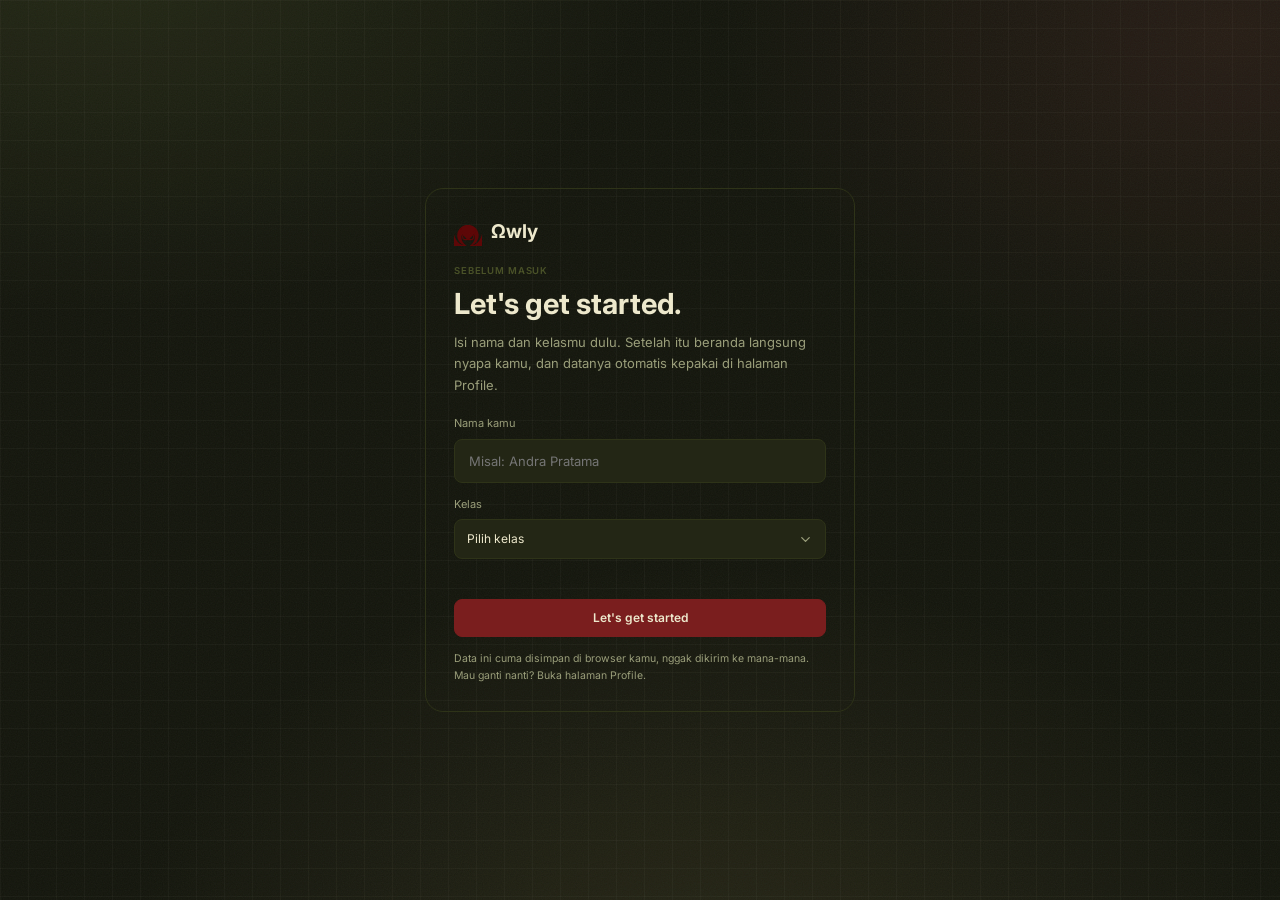
<file: latihan.html>
<!DOCTYPE html>
<html lang="id">
<head>
  <meta charset="UTF-8">
  <meta name="viewport" content="width=device-width, initial-scale=1">
  <script src="gate.js?v=20261114h"></script>
  <title>Latihan Soal · Ωwly</title>
  <link rel="icon" type="image/svg+xml" href="logo.svg">
  <link rel="preconnect" href="https://fonts.googleapis.com">
  <link rel="preconnect" href="https://fonts.gstatic.com" crossorigin>
  <link href="https://fonts.googleapis.com/css2?family=Inter:wght@400;500;600;700&display=swap" rel="stylesheet">
  <link rel="stylesheet" href="style.css?v=20261114am">
</head>
<body>

<!-- Sprite ikon (dipakai ulang lewat <use href="#nama">) -->
<svg width="0" height="0" style="position:absolute" aria-hidden="true">
  <defs>
    <symbol id="house" viewBox="0 0 24 24"><path d="M15 21v-8a1 1 0 0 0-1-1h-4a1 1 0 0 0-1 1v8"/><path d="M3 10a2 2 0 0 1 .709-1.528l7-5.999a2 2 0 0 1 2.582 0l7 5.999A2 2 0 0 1 21 10v9a2 2 0 0 1-2 2H5a2 2 0 0 1-2-2z"/></symbol>
    <symbol id="book-open" viewBox="0 0 24 24"><path d="M12 7v14"/><path d="M3 18a1 1 0 0 1-1-1V4a1 1 0 0 1 1-1h5a4 4 0 0 1 4 4 4 4 0 0 1 4-4h5a1 1 0 0 1 1 1v13a1 1 0 0 1-1 1h-6a3 3 0 0 0-3 3 3 3 0 0 0-3-3z"/></symbol>
    <symbol id="pencil-line" viewBox="0 0 24 24"><path d="M12 21h9"/><path d="M17.376 3.622a1 1 0 0 1 3.002 3.002L7.368 18.635a2 2 0 0 1-.855.506l-2.872.838a.5.5 0 0 1-.62-.62l.838-2.872a2 2 0 0 1 .506-.854z"/><path d="m15 5 3 3"/></symbol>
    <symbol id="library-big" viewBox="0 0 24 24"><rect width="8" height="18" x="3" y="3" rx="1"/><path d="M7 3v18"/><path d="M20.4 18.9c.2.5-.1 1.1-.6 1.3l-1.9.7c-.5.2-1.1-.1-1.3-.6L11.1 5.1c-.2-.5.1-1.1.6-1.3l1.9-.7c.5-.2 1.1.1 1.3.6Z"/></symbol>
    <symbol id="user-round" viewBox="0 0 24 24"><circle cx="12" cy="8" r="5"/><path d="M20 21a8 8 0 0 0-16 0"/></symbol>
    <symbol id="calendar-days" viewBox="0 0 24 24"><path d="M8 2v4"/><path d="M16 2v4"/><rect width="18" height="18" x="3" y="4" rx="2"/><path d="M3 10h18"/><path d="M8 14h.01"/><path d="M12 14h.01"/><path d="M16 14h.01"/><path d="M8 18h.01"/><path d="M12 18h.01"/><path d="M16 18h.01"/></symbol>
    <symbol id="chart" viewBox="0 0 24 24"><path d="M12 16v5"/><path d="M16 14v7"/><path d="M20 10v11"/><path d="m22 3-8.646 8.646a.5.5 0 0 1-.708 0L9.354 8.354a.5.5 0 0 0-.707 0L2 15"/><path d="M4 18v3"/><path d="M8 14v7"/></symbol>
    <symbol id="sprout" viewBox="0 0 24 24"><path d="M7 20h10"/><path d="M10 20c5.5-2.5.8-6.4 3-10"/><path d="M9.5 9.4c1.1.8 1.8 2.2 2.3 3.7-2 .4-3.5.4-4.8-.3-1.2-.6-2.3-1.9-3-4.2 2.8-.5 4.4 0 5.5.8z"/><path d="M14.1 6a7 7 0 0 0-1.1 4c1.9-.1 3.3-.6 4.3-1.4 1-1 1.6-2.3 1.7-4.6-2.7.1-4 1-4.9 2z"/></symbol>
    <symbol id="help" viewBox="0 0 24 24"><circle cx="12" cy="12" r="10"/><path d="M9.09 9a3 3 0 0 1 5.83 1c0 2-3 3-3 3"/><path d="M12 17h.01"/></symbol>
    <symbol id="updown" viewBox="0 0 24 24"><path d="m7 15 5 5 5-5"/><path d="m7 9 5-5 5 5"/></symbol>
    <symbol id="chev-right" viewBox="0 0 24 24"><path d="m9 18 6-6-6-6"/></symbol>
    <symbol id="chev-left" viewBox="0 0 24 24"><path d="m15 18-6-6 6-6"/></symbol>
    <symbol id="chev-down" viewBox="0 0 24 24"><path d="m6 9 6 6 6-6"/></symbol>
    <symbol id="search" viewBox="0 0 24 24"><circle cx="11" cy="11" r="8"/><path d="m21 21-4.3-4.3"/></symbol>
    <symbol id="bell" viewBox="0 0 24 24"><path d="M10.268 21a2 2 0 0 0 3.464 0"/><path d="M3.262 15.326A1 1 0 0 0 4 17h16a1 1 0 0 0 .74-1.673C19.41 13.956 18 12.499 18 8A6 6 0 0 0 6 8c0 4.499-1.411 5.956-2.738 7.326"/></symbol>
    <symbol id="play" viewBox="0 0 24 24"><path d="M6 3l14 9-14 9z"/></symbol>
    <symbol id="arrow-right" viewBox="0 0 24 24"><path d="M5 12h14"/><path d="m12 5 7 7-7 7"/></symbol>
    <symbol id="arrow-up-right" viewBox="0 0 24 24"><path d="M7 7h10v10"/><path d="M7 17 17 7"/></symbol>
    <symbol id="sigma" viewBox="0 0 24 24"><path d="M18 7V5a1 1 0 0 0-1-1H6.5a.5.5 0 0 0-.4.8l4.5 6a2 2 0 0 1 0 2.4l-4.5 6a.5.5 0 0 0 .4.8H17a1 1 0 0 0 1-1v-2"/></symbol>
    <symbol id="align-left" viewBox="0 0 24 24"><path d="M21 5H3"/><path d="M15 12H3"/><path d="M17 19H3"/></symbol>
    <symbol id="plus" viewBox="0 0 24 24"><path d="M5 12h14"/><path d="M12 5v14"/></symbol>
    <symbol id="circle-play" viewBox="0 0 24 24"><circle cx="12" cy="12" r="10"/><path d="M10 8l6 4-6 4z"/></symbol>
    <symbol id="target" viewBox="0 0 24 24"><circle cx="12" cy="12" r="10"/><circle cx="12" cy="12" r="6"/><circle cx="12" cy="12" r="2"/></symbol>
    <symbol id="menu" viewBox="0 0 24 24"><path d="M4 6h16"/><path d="M4 12h16"/><path d="M4 18h16"/></symbol>

    <symbol id="bookmark" viewBox="0 0 24 24"><path d="m19 21-7-4-7 4V5a2 2 0 0 1 2-2h10a2 2 0 0 1 2 2v16z"/></symbol>
    <symbol id="clock" viewBox="0 0 24 24"><circle cx="12" cy="12" r="10"/><path d="M12 6v6h4.5"/></symbol>
    <symbol id="languages" viewBox="0 0 24 24"><path d="m5 8 6 6"/><path d="m4 14 6-6 2-3"/><path d="M2 5h12"/><path d="M7 2h1"/><path d="m22 22-5-10-5 10"/><path d="M14 18h6"/></symbol>
    <symbol id="dices" viewBox="0 0 24 24"><rect width="12" height="12" x="2" y="10" rx="2" ry="2"/><path d="m17.92 14 3.5-3.5a2.24 2.24 0 0 0 0-3l-5-4.92a2.24 2.24 0 0 0-3 0L10 6"/><path d="M6 18h.01"/><path d="M10 14h.01"/><path d="M15 6h.01"/><path d="M18 9h.01"/></symbol>
    <symbol id="sliders" viewBox="0 0 24 24"><path d="M21 4h-7"/><path d="M10 4H3"/><path d="M21 12h-9"/><path d="M8 12H3"/><path d="M21 20h-5"/><path d="M12 20H3"/><path d="M14 2v4"/><path d="M8 10v4"/><path d="M16 18v4"/></symbol>
    <symbol id="lightbulb" viewBox="0 0 24 24"><path d="M15 14c.2-1 .7-1.7 1.5-2.5 1-.9 1.5-2.2 1.5-3.5A6 6 0 0 0 6 8c0 1 .2 2.2 1.5 3.5.7.7 1.3 1.5 1.5 2.5"/><path d="M9 18h6"/><path d="M10 22h4"/></symbol>
    <symbol id="info" viewBox="0 0 24 24"><circle cx="12" cy="12" r="10"/><path d="M12 16v-4"/><path d="M12 8h.01"/></symbol>
    <symbol id="shield" viewBox="0 0 24 24"><path d="M20 13c0 5-3.5 7.5-7.66 8.95a1 1 0 0 1-.67-.01C7.5 20.5 4 18 4 13V6a1 1 0 0 1 1-1c2 0 4.5-1.2 6.24-2.72a1.17 1.17 0 0 1 1.52 0C14.51 3.81 17 5 19 5a1 1 0 0 1 1 1z"/><path d="m9 12 2 2 4-4"/></symbol>
    <symbol id="circle-check" viewBox="0 0 24 24"><circle cx="12" cy="12" r="10"/><path d="m9 12 2 2 4-4"/></symbol>
    <symbol id="check" viewBox="0 0 24 24"><path d="M20 6 9 17l-5-5"/></symbol>
    <symbol id="calendar-check" viewBox="0 0 24 24"><path d="M8 2v4"/><path d="M16 2v4"/><rect width="18" height="18" x="3" y="4" rx="2"/><path d="M3 10h18"/><path d="m9 16 2 2 4-4"/></symbol>
    <symbol id="coffee" viewBox="0 0 24 24"><path d="M10 2v2"/><path d="M14 2v2"/><path d="M16 8a1 1 0 0 1 1 1v8a4 4 0 0 1-4 4H7a4 4 0 0 1-4-4V9a1 1 0 0 1 1-1h14a4 4 0 1 1 0 8h-1"/><path d="M6 2v2"/></symbol>
    <symbol id="ellipsis" viewBox="0 0 24 24"><circle cx="12" cy="12" r="1"/><circle cx="19" cy="12" r="1"/><circle cx="5" cy="12" r="1"/></symbol>
    <symbol id="flame" viewBox="0 0 24 24"><path d="M8.5 14.5A2.5 2.5 0 0 0 11 12c0-1.38-.5-2-1-3-1.072-2.143-.224-4.054 2-6 .5 2.5 2 4.9 4 6.5 2 1.6 3 3.5 3 5.5a7 7 0 1 1-14 0c0-1.153.433-2.294 1-3a2.5 2.5 0 0 0 2.5 2.5z"/></symbol>
  </defs>
</svg>

<div class="app">
  <div class="backdrop" id="backdrop"></div>

  <!-- SIDEBAR: sama di semua halaman. Menu aktif ditandai class "is-active" -->
  <aside class="sidebar" id="sidebar">
    <a href="index.html" class="app-id">
      <img class="app-id__logo" src="logo.svg" alt="" width="29" height="27">
      <span class="app-id__name">Ωwly</span>
    </a>
    <div class="level">
      <p class="eyebrow eyebrow--olive">RUANG BELAJARMU</p>
      <div class="level__row"><span data-grade>SMP · Kelas 9</span><svg class="icon" style="width:14px;height:14px"><use href="#updown"/></svg></div>
    </div>
    <nav class="menu" aria-label="Menu utama">
      <a href="index.html" class="menu__item"><svg class="icon"><use href="#house"/></svg><span>Beranda</span></a>
    </nav>

    <!-- Grup menu: BELAJAR -->
    <nav class="menu" aria-label="Belajar">
      <p class="eyebrow eyebrow--dim">&nbsp;&nbsp;BELAJAR</p>
      <a href="materi.html" class="menu__item"><svg class="icon"><use href="#book-open"/></svg><span>Materi Pembelajaran</span></a>
      <a href="latihan.html" class="menu__item is-active" aria-current="page"><svg class="icon"><use href="#pencil-line"/></svg><span>Latihan Soal</span><i class="menu__dot"></i></a>
      <a href="bank-soal.html" class="menu__item"><svg class="icon"><use href="#library-big"/></svg><span>Bank Soal</span></a>
    </nav>
    <nav class="menu" aria-label="Ruang pribadi">
      <p class="eyebrow eyebrow--dim">&nbsp;&nbsp;RUANG PRIBADI</p>
      <a href="profile.html" class="menu__item"><svg class="icon"><use href="#user-round"/></svg><span>Profile</span></a>
      <a href="jadwal.html" class="menu__item"><svg class="icon"><use href="#calendar-days"/></svg><span>Jadwal Belajar</span></a>
      <a href="progres.html" class="menu__item"><svg class="icon"><use href="#chart"/></svg><span>Progres Belajar</span></a>
    </nav>
    <div class="sidebar__spacer"></div>
    <div class="reminder">
      <svg class="icon reminder__icon"><use href="#sprout"/></svg>
      <p class="reminder__title">Nggak harus cepat, yang penting konsisten.</p>
      <p class="reminder__text">Luangkan 20 menit untuk dirimu hari ini.</p>
    </div>
    <p class="eyebrow eyebrow--dim" style="font-weight:400">Ωwly · catatan belajar</p>
  </aside>

  <div class="main">
    <!-- BILAH ATAS -->
    <header class="topbar">
      <button class="icon-btn menu-toggle" id="menuToggle" aria-label="Buka menu" aria-expanded="false"><svg class="icon"><use href="#menu"/></svg></button>
      <div class="crumbs"><span class="crumbs__parent">Ruang belajar</span> <svg class="icon" style="width:13px;height:13px"><use href="#chev-right"/></svg> <strong id="crumbLast">Latihan Soal</strong></div>
      <div class="topbar__actions">
        <span class="divider-v"></span>
        <div class="user"><span class="avatar" data-initials>NA</span>
          <div class="user__info"><span data-fullname>Nara Aditya</span><small data-gradeshort>Siswa kelas 9</small></div>
          <svg class="icon" style="width:14px;height:14px"><use href="#chev-down"/></svg>
        </div>
      </div>
    </header>

    <main class="content">
      <section class="page-head page-head--quote">
        <div>
          <h1 data-kutipan="latihan">&ldquo;The greatest teacher, failure is.&rdquo;</h1>
          <p class="page-head__src" data-kutipan-src>&mdash; Yoda, <cite>Star Wars: The Last Jedi</cite></p>
        </div>
        <span class="chip chip--amber" data-streak>🌱 Mulai streak-mu hari ini</span>
      </section>

      <!-- Tiga cara latihan: tiap kartu membuka halaman latihannya sendiri -->
      <section class="modes" aria-labelledby="modesTitle">
        <div class="modes__head">
          <h2 class="sec-title" id="modesTitle">Empat cara latihan</h2>
        </div>
        <div class="mode-grid">
          <article class="mode mode--alpha">
            <span class="mode__letter" aria-hidden="true">α</span>
            <div class="mode__info">
              <small>ALPHA · PILIHAN GANDA</small>
              <h3>Alpha</h3>
            </div>
            <a class="btn-act" href="kerjakan.html?mode=alpha"><span>Kerjakan</span><svg class="icon"><use href="#arrow-right"/></svg></a>
          </article>
          <article class="mode mode--delta">
            <span class="mode__letter" aria-hidden="true">δ</span>
            <div class="mode__info">
              <small>DELTA · FLASHCARD</small>
              <h3>Delta</h3>
            </div>
            <a class="btn-act" href="kerjakan.html?mode=delta"><span>Balik kartu</span><svg class="icon"><use href="#arrow-right"/></svg></a>
          </article>
          <article class="mode mode--omega">
            <span class="mode__letter" aria-hidden="true">ω</span>
            <div class="mode__info">
              <small>OMEGA · CAMPURAN ACAK</small>
              <h3>Omega</h3>
            </div>
            <a class="btn-act" href="kerjakan.html?mode=omega"><span>Mulai campuran</span><svg class="icon"><use href="#arrow-right"/></svg></a>
          </article>
          <article class="mode mode--tka">
            <span class="mode__letter" aria-hidden="true">θ</span>
            <div class="mode__info">
              <small>THETA · SIMULASI TKA</small>
              <h3>Simulasi TKA</h3>
            </div>
            <a class="btn-act" href="simulasi.html"><span>Mulai simulasi</span><svg class="icon"><use href="#arrow-right"/></svg></a>
          </article>
        </div>
      </section>



      <section class="rec-banner">
        <span class="rec-banner__icon"><svg class="icon"><use href="#pencil-line"/></svg></span>
        <div class="rec-banner__text"><small>REKOMENDASI UNTUKMU</small><h2 data-rec-title>Balik ke Bilangan, yuk.</h2><p data-rec-text>Mulai dari satu soal dulu.</p></div>
        <a href="kerjakan.html?mode=alpha" class="btn-act btn-act--cream" data-rec-link><span>Mulai latihan</span><svg class="icon"><use href="#arrow-right"/></svg></a>
      </section>

      <section class="stats-row stats-row--3">
        <div class="stat"><div class="stat__top"><span>Soal sudah dikerjakan</span><svg class="icon"><use href="#pencil-line"/></svg></div><div class="stat__value" data-stat="attemptedLabel">0 soal</div><div class="stat__note" data-stat="weekTriesNote">Belum ada latihan minggu ini</div></div>
        <div class="stat"><div class="stat__top"><span>Akurasi latihan</span><svg class="icon"><use href="#target"/></svg></div><div class="stat__value" data-stat="accuracy">–</div><div class="stat__note" data-stat="accuracyNote">Kerjakan soal untuk melihat akurasimu</div></div>
        <div class="stat"><div class="stat__top"><span>Waktu latihan</span><svg class="icon"><use href="#clock"/></svg></div><div class="stat__value" data-stat="weekTime">0 m</div><div class="stat__note" data-stat="timeNote">Waktu belajar dihitung saat halaman terbuka.</div></div>
      </section>

      <section class="cols">
        <div class="cols__main">
          <h2 class="sec-title">Pilih latihanmu</h2>
<div class="pills" data-filter-group>
  <button class="pill is-active" data-filter="all">Semua</button>
  <button class="pill" data-filter="mtk">Matematika</button>
  <button class="pill" data-filter="ind">B. Indonesia</button>
</div>
          <div class="exlist" data-filter-scope>
          <div class="exrow" data-subject="mtk">
            <span class="exrow__icon" style="background:#232615;color:#6b7a3a"><svg class="icon"><use href="#sigma"/></svg></span>
            <div class="exrow__info"><b>Taklukkan sistem persamaan</b><span>Matematika · Aljabar</span></div>
            <span class="chip ">Sedang</span>
            <a href="kerjakan.html?mode=alpha&q=MTK-004" class="btn-act"><span>Mulai</span><svg class="icon"><use href="#arrow-right"/></svg></a>
          </div>
          <div class="exrow" data-subject="ind">
            <span class="exrow__icon" style="background:#2E210E;color:#C8792D"><svg class="icon"><use href="#align-left"/></svg></span>
            <div class="exrow__info"><b>Temukan ide pokok bacaan</b><span>Bahasa Indonesia · Inferensial</span></div>
            <span class="chip ">Dasar</span>
            <a href="kerjakan.html?mode=alpha&q=IND-004" class="btn-act"><span>Mulai</span><svg class="icon"><use href="#arrow-right"/></svg></a>
          </div>
          <div class="exrow" data-subject="mtk">
            <span class="exrow__icon" style="background:#232615;color:#6b7a3a"><svg class="icon"><use href="#dices"/></svg></span>
            <div class="exrow__info"><b>Peluang dalam keseharian</b><span>Matematika · Data dan Peluang</span></div>
            <span class="chip ">Sedang</span>
            <a href="kerjakan.html?mode=alpha&q=MTK-012" class="btn-act"><span>Mulai</span><svg class="icon"><use href="#arrow-right"/></svg></a>
          </div>
          <div class="exrow" data-subject="ind">
            <span class="exrow__icon" style="background:#2E210E;color:#C8792D"><svg class="icon"><use href="#align-left"/></svg></span>
            <div class="exrow__info"><b>Menyimpulkan isi teks</b><span>Bahasa Indonesia · Inferensial</span></div>
            <span class="chip ">Sedang</span>
            <a href="kerjakan.html?mode=alpha&q=IND-006" class="btn-act"><span>Mulai</span><svg class="icon"><use href="#arrow-right"/></svg></a>
          </div>
          </div>

          <h2 class="sec-title">Terakhir kamu kerjakan</h2>
          <div class="hist" id="histList"></div>
        </div>

        <aside class="cols__side">
          <form class="form-card" data-practice-form>
            <svg class="icon big"><use href="#sliders"/></svg>
            <h3>Latihan sesuai maumu</h3>
            <p>Pilih pelajaran sama topiknya, soalnya disusun dari situ.</p>
            <div class="field"><label for="mapel">Mata pelajaran</label>
              <select class="select" id="mapel"><option value="mtk">Matematika</option><option value="ind">Bahasa Indonesia</option></select></div>
            <div class="field"><label for="topik">Topik</label>
              <select class="select" id="topik"><option value="">Semua topik</option></select></div>
            <div class="divider"></div>
            <div class="time"><svg class="icon"><use href="#clock"/></svg><span>Latihan dibuka di halaman tersendiri, mulai dari soal yang belum kamu kuasai</span></div>
            <button type="submit" class="btn-act btn-act--red" style="align-self:flex-start"><span>Buat latihan</span><svg class="icon"><use href="#arrow-right"/></svg></button>
          </form>
          <div class="tip-card"><svg class="icon"><use href="#lightbulb"/></svg><b>Salah dulu nggak apa-apa.</b><p>Habis itu baca pembahasannya, biar tahu kenapa jawabannya begitu.</p></div>
        </aside>
      </section>

      <p class="disclaimer">Ωwly • Materi dan soal adalah contoh konseptual untuk belajar, bukan kurikulum atau soal resmi TKA.</p>
    </main>
  </div>
</div>

<script src="soal.js?v=20261114h"></script>
<script src="materi.js?v=20261114h"></script>
<script src="progress.js?v=20261114h"></script>
<script src="script.js?v=20261114h"></script>
<script src="quotes.js?v=20261114h"></script>
<script src="tka.js?v=20261114h"></script>
<script src="cari.js?v=20261115d"></script>
<script src="bahasa.js?v=20261114h"></script>
</body>
</html>
</file>
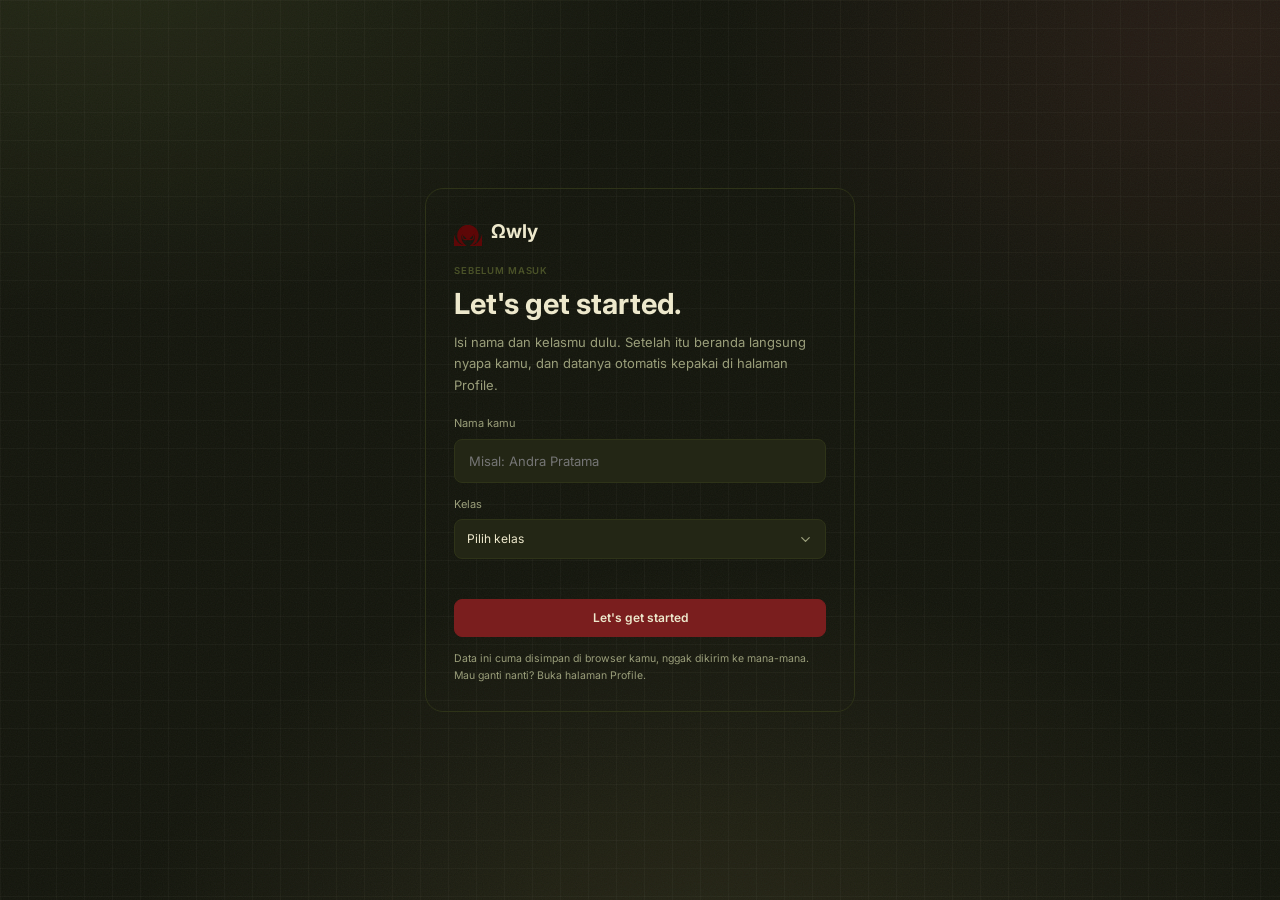
<file: materi.html>
<!DOCTYPE html>
<html lang="id">
<head>
  <meta charset="UTF-8">
  <meta name="viewport" content="width=device-width, initial-scale=1">
  <script src="gate.js?v=20261114h"></script>
  <title>Materi Pembelajaran · Ωwly</title>
  <link rel="icon" type="image/svg+xml" href="logo.svg">
  <link rel="preconnect" href="https://fonts.googleapis.com">
  <link rel="preconnect" href="https://fonts.gstatic.com" crossorigin>
  <link href="https://fonts.googleapis.com/css2?family=Inter:wght@400;500;600;700&display=swap" rel="stylesheet">
  <link rel="stylesheet" href="style.css?v=20261114am">
</head>
<body>

<!-- Sprite ikon (dipakai ulang lewat <use href="#nama">) -->
<svg width="0" height="0" style="position:absolute" aria-hidden="true">
  <defs>
    <symbol id="house" viewBox="0 0 24 24"><path d="M15 21v-8a1 1 0 0 0-1-1h-4a1 1 0 0 0-1 1v8"/><path d="M3 10a2 2 0 0 1 .709-1.528l7-5.999a2 2 0 0 1 2.582 0l7 5.999A2 2 0 0 1 21 10v9a2 2 0 0 1-2 2H5a2 2 0 0 1-2-2z"/></symbol>
    <symbol id="book-open" viewBox="0 0 24 24"><path d="M12 7v14"/><path d="M3 18a1 1 0 0 1-1-1V4a1 1 0 0 1 1-1h5a4 4 0 0 1 4 4 4 4 0 0 1 4-4h5a1 1 0 0 1 1 1v13a1 1 0 0 1-1 1h-6a3 3 0 0 0-3 3 3 3 0 0 0-3-3z"/></symbol>
    <symbol id="pencil-line" viewBox="0 0 24 24"><path d="M12 21h9"/><path d="M17.376 3.622a1 1 0 0 1 3.002 3.002L7.368 18.635a2 2 0 0 1-.855.506l-2.872.838a.5.5 0 0 1-.62-.62l.838-2.872a2 2 0 0 1 .506-.854z"/><path d="m15 5 3 3"/></symbol>
    <symbol id="library-big" viewBox="0 0 24 24"><rect width="8" height="18" x="3" y="3" rx="1"/><path d="M7 3v18"/><path d="M20.4 18.9c.2.5-.1 1.1-.6 1.3l-1.9.7c-.5.2-1.1-.1-1.3-.6L11.1 5.1c-.2-.5.1-1.1.6-1.3l1.9-.7c.5-.2 1.1.1 1.3.6Z"/></symbol>
    <symbol id="user-round" viewBox="0 0 24 24"><circle cx="12" cy="8" r="5"/><path d="M20 21a8 8 0 0 0-16 0"/></symbol>
    <symbol id="calendar-days" viewBox="0 0 24 24"><path d="M8 2v4"/><path d="M16 2v4"/><rect width="18" height="18" x="3" y="4" rx="2"/><path d="M3 10h18"/><path d="M8 14h.01"/><path d="M12 14h.01"/><path d="M16 14h.01"/><path d="M8 18h.01"/><path d="M12 18h.01"/><path d="M16 18h.01"/></symbol>
    <symbol id="chart" viewBox="0 0 24 24"><path d="M12 16v5"/><path d="M16 14v7"/><path d="M20 10v11"/><path d="m22 3-8.646 8.646a.5.5 0 0 1-.708 0L9.354 8.354a.5.5 0 0 0-.707 0L2 15"/><path d="M4 18v3"/><path d="M8 14v7"/></symbol>
    <symbol id="sprout" viewBox="0 0 24 24"><path d="M7 20h10"/><path d="M10 20c5.5-2.5.8-6.4 3-10"/><path d="M9.5 9.4c1.1.8 1.8 2.2 2.3 3.7-2 .4-3.5.4-4.8-.3-1.2-.6-2.3-1.9-3-4.2 2.8-.5 4.4 0 5.5.8z"/><path d="M14.1 6a7 7 0 0 0-1.1 4c1.9-.1 3.3-.6 4.3-1.4 1-1 1.6-2.3 1.7-4.6-2.7.1-4 1-4.9 2z"/></symbol>
    <symbol id="help" viewBox="0 0 24 24"><circle cx="12" cy="12" r="10"/><path d="M9.09 9a3 3 0 0 1 5.83 1c0 2-3 3-3 3"/><path d="M12 17h.01"/></symbol>
    <symbol id="updown" viewBox="0 0 24 24"><path d="m7 15 5 5 5-5"/><path d="m7 9 5-5 5 5"/></symbol>
    <symbol id="chev-right" viewBox="0 0 24 24"><path d="m9 18 6-6-6-6"/></symbol>
    <symbol id="chev-left" viewBox="0 0 24 24"><path d="m15 18-6-6 6-6"/></symbol>
    <symbol id="chev-down" viewBox="0 0 24 24"><path d="m6 9 6 6 6-6"/></symbol>
    <symbol id="search" viewBox="0 0 24 24"><circle cx="11" cy="11" r="8"/><path d="m21 21-4.3-4.3"/></symbol>
    <symbol id="bell" viewBox="0 0 24 24"><path d="M10.268 21a2 2 0 0 0 3.464 0"/><path d="M3.262 15.326A1 1 0 0 0 4 17h16a1 1 0 0 0 .74-1.673C19.41 13.956 18 12.499 18 8A6 6 0 0 0 6 8c0 4.499-1.411 5.956-2.738 7.326"/></symbol>
    <symbol id="play" viewBox="0 0 24 24"><path d="M6 3l14 9-14 9z"/></symbol>
    <symbol id="arrow-right" viewBox="0 0 24 24"><path d="M5 12h14"/><path d="m12 5 7 7-7 7"/></symbol>
    <symbol id="arrow-up-right" viewBox="0 0 24 24"><path d="M7 7h10v10"/><path d="M7 17 17 7"/></symbol>
    <symbol id="sigma" viewBox="0 0 24 24"><path d="M18 7V5a1 1 0 0 0-1-1H6.5a.5.5 0 0 0-.4.8l4.5 6a2 2 0 0 1 0 2.4l-4.5 6a.5.5 0 0 0 .4.8H17a1 1 0 0 0 1-1v-2"/></symbol>
    <symbol id="align-left" viewBox="0 0 24 24"><path d="M21 5H3"/><path d="M15 12H3"/><path d="M17 19H3"/></symbol>
    <symbol id="plus" viewBox="0 0 24 24"><path d="M5 12h14"/><path d="M12 5v14"/></symbol>
    <symbol id="circle-play" viewBox="0 0 24 24"><circle cx="12" cy="12" r="10"/><path d="M10 8l6 4-6 4z"/></symbol>
    <symbol id="target" viewBox="0 0 24 24"><circle cx="12" cy="12" r="10"/><circle cx="12" cy="12" r="6"/><circle cx="12" cy="12" r="2"/></symbol>
    <symbol id="menu" viewBox="0 0 24 24"><path d="M4 6h16"/><path d="M4 12h16"/><path d="M4 18h16"/></symbol>

    <symbol id="bookmark" viewBox="0 0 24 24"><path d="m19 21-7-4-7 4V5a2 2 0 0 1 2-2h10a2 2 0 0 1 2 2v16z"/></symbol>
    <symbol id="clock" viewBox="0 0 24 24"><circle cx="12" cy="12" r="10"/><path d="M12 6v6h4.5"/></symbol>
    <symbol id="languages" viewBox="0 0 24 24"><path d="m5 8 6 6"/><path d="m4 14 6-6 2-3"/><path d="M2 5h12"/><path d="M7 2h1"/><path d="m22 22-5-10-5 10"/><path d="M14 18h6"/></symbol>
    <symbol id="dices" viewBox="0 0 24 24"><rect width="12" height="12" x="2" y="10" rx="2" ry="2"/><path d="m17.92 14 3.5-3.5a2.24 2.24 0 0 0 0-3l-5-4.92a2.24 2.24 0 0 0-3 0L10 6"/><path d="M6 18h.01"/><path d="M10 14h.01"/><path d="M15 6h.01"/><path d="M18 9h.01"/></symbol>
    <symbol id="sliders" viewBox="0 0 24 24"><path d="M21 4h-7"/><path d="M10 4H3"/><path d="M21 12h-9"/><path d="M8 12H3"/><path d="M21 20h-5"/><path d="M12 20H3"/><path d="M14 2v4"/><path d="M8 10v4"/><path d="M16 18v4"/></symbol>
    <symbol id="lightbulb" viewBox="0 0 24 24"><path d="M15 14c.2-1 .7-1.7 1.5-2.5 1-.9 1.5-2.2 1.5-3.5A6 6 0 0 0 6 8c0 1 .2 2.2 1.5 3.5.7.7 1.3 1.5 1.5 2.5"/><path d="M9 18h6"/><path d="M10 22h4"/></symbol>
    <symbol id="info" viewBox="0 0 24 24"><circle cx="12" cy="12" r="10"/><path d="M12 16v-4"/><path d="M12 8h.01"/></symbol>
    <symbol id="shield" viewBox="0 0 24 24"><path d="M20 13c0 5-3.5 7.5-7.66 8.95a1 1 0 0 1-.67-.01C7.5 20.5 4 18 4 13V6a1 1 0 0 1 1-1c2 0 4.5-1.2 6.24-2.72a1.17 1.17 0 0 1 1.52 0C14.51 3.81 17 5 19 5a1 1 0 0 1 1 1z"/><path d="m9 12 2 2 4-4"/></symbol>
    <symbol id="circle-check" viewBox="0 0 24 24"><circle cx="12" cy="12" r="10"/><path d="m9 12 2 2 4-4"/></symbol>
    <symbol id="check" viewBox="0 0 24 24"><path d="M20 6 9 17l-5-5"/></symbol>
    <symbol id="calendar-check" viewBox="0 0 24 24"><path d="M8 2v4"/><path d="M16 2v4"/><rect width="18" height="18" x="3" y="4" rx="2"/><path d="M3 10h18"/><path d="m9 16 2 2 4-4"/></symbol>
    <symbol id="coffee" viewBox="0 0 24 24"><path d="M10 2v2"/><path d="M14 2v2"/><path d="M16 8a1 1 0 0 1 1 1v8a4 4 0 0 1-4 4H7a4 4 0 0 1-4-4V9a1 1 0 0 1 1-1h14a4 4 0 1 1 0 8h-1"/><path d="M6 2v2"/></symbol>
    <symbol id="ellipsis" viewBox="0 0 24 24"><circle cx="12" cy="12" r="1"/><circle cx="19" cy="12" r="1"/><circle cx="5" cy="12" r="1"/></symbol>
    <symbol id="flame" viewBox="0 0 24 24"><path d="M8.5 14.5A2.5 2.5 0 0 0 11 12c0-1.38-.5-2-1-3-1.072-2.143-.224-4.054 2-6 .5 2.5 2 4.9 4 6.5 2 1.6 3 3.5 3 5.5a7 7 0 1 1-14 0c0-1.153.433-2.294 1-3a2.5 2.5 0 0 0 2.5 2.5z"/></symbol>
  </defs>
</svg>

<div class="app">
  <div class="backdrop" id="backdrop"></div>

  <!-- SIDEBAR: sama di semua halaman. Menu aktif ditandai class "is-active" -->
  <aside class="sidebar" id="sidebar">
    <a href="index.html" class="app-id">
      <img class="app-id__logo" src="logo.svg" alt="" width="29" height="27">
      <span class="app-id__name">Ωwly</span>
    </a>
    <div class="level">
      <p class="eyebrow eyebrow--olive">RUANG BELAJARMU</p>
      <div class="level__row"><span data-grade>SMP · Kelas 9</span><svg class="icon" style="width:14px;height:14px"><use href="#updown"/></svg></div>
    </div>
    <nav class="menu" aria-label="Menu utama">
      <a href="index.html" class="menu__item"><svg class="icon"><use href="#house"/></svg><span>Beranda</span></a>
    </nav>

    <!-- Grup menu: BELAJAR -->
    <nav class="menu" aria-label="Belajar">
      <p class="eyebrow eyebrow--dim">&nbsp;&nbsp;BELAJAR</p>
      <a href="materi.html" class="menu__item is-active" aria-current="page"><svg class="icon"><use href="#book-open"/></svg><span>Materi Pembelajaran</span><i class="menu__dot"></i></a>
      <a href="latihan.html" class="menu__item"><svg class="icon"><use href="#pencil-line"/></svg><span>Latihan Soal</span></a>
      <a href="bank-soal.html" class="menu__item"><svg class="icon"><use href="#library-big"/></svg><span>Bank Soal</span></a>
    </nav>
    <nav class="menu" aria-label="Ruang pribadi">
      <p class="eyebrow eyebrow--dim">&nbsp;&nbsp;RUANG PRIBADI</p>
      <a href="profile.html" class="menu__item"><svg class="icon"><use href="#user-round"/></svg><span>Profile</span></a>
      <a href="jadwal.html" class="menu__item"><svg class="icon"><use href="#calendar-days"/></svg><span>Jadwal Belajar</span></a>
      <a href="progres.html" class="menu__item"><svg class="icon"><use href="#chart"/></svg><span>Progres Belajar</span></a>
    </nav>
    <div class="sidebar__spacer"></div>
    <div class="reminder">
      <svg class="icon reminder__icon"><use href="#sprout"/></svg>
      <p class="reminder__title">Nggak harus cepat, yang penting konsisten.</p>
      <p class="reminder__text">Luangkan 20 menit untuk dirimu hari ini.</p>
    </div>
    <p class="eyebrow eyebrow--dim" style="font-weight:400">Ωwly · catatan belajar</p>
  </aside>

  <div class="main">
    <!-- BILAH ATAS -->
    <header class="topbar">
      <button class="icon-btn menu-toggle" id="menuToggle" aria-label="Buka menu" aria-expanded="false"><svg class="icon"><use href="#menu"/></svg></button>
      <div class="crumbs"><span class="crumbs__parent">Ruang belajar</span> <svg class="icon" style="width:13px;height:13px"><use href="#chev-right"/></svg> <strong id="crumbLast">Materi Pembelajaran</strong></div>
      <div class="topbar__actions">
        <span class="divider-v"></span>
        <div class="user"><span class="avatar" data-initials>NA</span>
          <div class="user__info"><span data-fullname>Nara Aditya</span><small data-gradeshort>Siswa kelas 9</small></div>
          <svg class="icon" style="width:14px;height:14px"><use href="#chev-down"/></svg>
        </div>
      </div>
    </header>

    <main class="content">
      <section class="page-head page-head--quote">
        <div>
          <h1 data-kutipan="materi">&ldquo;Live as if you were to die tomorrow. Learn as if you were to live forever.&rdquo;</h1>
          <p class="page-head__src" data-kutipan-src>&mdash; Mahatma Gandhi</p>
        </div>
        <span class="chip" data-grade>SMP · Kelas 9</span>
      </section>

      <!-- Kartu lanjutkan belajar + ringkasan -->
      <section class="top-pair">
        <div class="resume resume--sm">
          <div class="resume__text">
            <p class="resume__label">▷&nbsp; LANJUTKAN BELAJAR</p>
            <h2 data-resume-title>Bilangan, mulai dari sini.</h2>
            <p class="resume__meta" data-resume-meta>Matematika · 0 dari 7 langkah selesai</p>
            <div class="resume__progress"><div class="row"><span>Progres bab</span><b data-resume-pct>0%</b></div><div class="bar bar--resume"><i data-resume-bar style="width:0%"></i></div></div>
            <div class="resume__actions"><a href="bank-soal.html" class="btn-cream" data-resume-link><span data-resume-btn>Lanjut belajar</span> <svg class="icon" style="width:15px;height:15px"><use href="#arrow-right"/></svg></a><span class="resume__eta" data-resume-eta>3 soal tersisa</span></div>
          </div>
          <svg class="resume__art" viewBox="0 0 185 145" aria-hidden="true">
            <circle cx="80" cy="70" r="69" fill="none" stroke="#c9a898" stroke-opacity=".2"/>
            <g transform="rotate(-8 96 65)"><rect x="30" y="20" width="132" height="90" rx="12" fill="#ede8cc"/></g>
            <text x="48" y="74" font-family="Inter,sans-serif" font-weight="700" font-size="29" fill="#7a1e1e">f(x)</text>
            <path d="M72 120 C 85 72, 105 104, 125 74 S 158 62, 168 46" fill="none" stroke="#c9b46a" stroke-width="2" stroke-linecap="round"/>
            <circle cx="155.5" cy="27.5" r="13.5" fill="#c9b46a"/>
          </svg>
        </div>
        <aside class="summary-card">
          <h3>Sedikit demi sedikit, jadi bisa.</h3>
          <p>Kamu sudah menyelesaikan <b data-stat="babDone">0</b> dari <b data-stat="babTotal">7</b> bab. Teruskan langkah baikmu, <span data-nick>Nara</span>.</p>
          <div class="bar bar--5"><i data-bar="babPct" style="width:0%"></i></div>
          <div class="summary-card__nums"><div><b><span data-stat="babDone">0</span> bab</b><span>sudah selesai</span></div><div style="text-align:right"><b><span data-stat="babTotal">7</span> bab</b><span>siap dipelajari</span></div></div>
        </aside>
      </section>

      <!-- Katalog -->
      <section class="cols__main" style="gap:16px">
        <h2 class="sec-title">Mau belajar apa hari ini?</h2>
        <div class="filter-row">
<div class="pills" data-filter-group>
  <button class="pill is-active" data-filter="all">Semua materi</button>
  <button class="pill" data-filter="mtk">Matematika</button>
  <button class="pill" data-filter="ind">Bahasa Indonesia</button>
</div>
          <label class="field-search"><svg class="icon"><use href="#search"/></svg><input type="search" data-search placeholder="Cari bab atau konsep..."></label>
        </div>
        <div class="chapters" data-filter-scope>
        <a class="chapter" href="belajar.html?bab=mtk-1" data-subject="mtk" data-bab="mtk|Bilangan" style="--c:#6B7A3A;--bg:#232615">
          <div class="chapter__head"><span class="chapter__sym">123<i></i></span><span class="chapter__no">BAB 01</span></div>
          <div class="chapter__body">
            <div class="chapter__subj"><span>Matematika</span><svg class="icon" style="width:15px;height:15px"><use href="#arrow-up-right"/></svg></div>
            <h3 class="chapter__title">Bilangan</h3>
            <p class="chapter__desc">Bilangan bulat, rasional, berpangkat, irasional, dan perbandingan</p>
            <div class="bar"><i data-chbar style="width:0%"></i></div>
            <div class="chapter__meta"><span data-chleft>Belum dimulai</span><b data-chright>Belum dimulai</b></div>
          </div>
        </a>
        <a class="chapter" href="belajar.html?bab=mtk-2" data-subject="mtk" data-bab="mtk|Aljabar" style="--c:#6B7A3A;--bg:#232615">
          <div class="chapter__head"><span class="chapter__sym">a+b<i></i></span><span class="chapter__no">BAB 02</span></div>
          <div class="chapter__body">
            <div class="chapter__subj"><span>Matematika</span><svg class="icon" style="width:15px;height:15px"><use href="#arrow-up-right"/></svg></div>
            <h3 class="chapter__title">Aljabar</h3>
            <p class="chapter__desc">Persamaan, SPLDV, bentuk aljabar, relasi dan fungsi, serta barisan dan deret</p>
            <div class="bar"><i data-chbar style="width:0%"></i></div>
            <div class="chapter__meta"><span data-chleft>Belum dimulai</span><b data-chright>Belum dimulai</b></div>
          </div>
        </a>
        <a class="chapter" href="belajar.html?bab=mtk-3" data-subject="mtk" data-bab="mtk|Geometri dan Pengukuran" style="--c:#6B7A3A;--bg:#232615">
          <div class="chapter__head"><span class="chapter__sym">△<i></i></span><span class="chapter__no">BAB 03</span></div>
          <div class="chapter__body">
            <div class="chapter__subj"><span>Matematika</span><svg class="icon" style="width:15px;height:15px"><use href="#arrow-up-right"/></svg></div>
            <h3 class="chapter__title">Geometri dan Pengukuran</h3>
            <p class="chapter__desc">Sudut, segitiga, lingkaran, transformasi, dan bangun ruang</p>
            <div class="bar"><i data-chbar style="width:0%"></i></div>
            <div class="chapter__meta"><span data-chleft>Belum dimulai</span><b data-chright>Belum dimulai</b></div>
          </div>
        </a>
        <a class="chapter" href="belajar.html?bab=mtk-4" data-subject="mtk" data-bab="mtk|Data dan Peluang" style="--c:#6B7A3A;--bg:#232615">
          <div class="chapter__head"><span class="chapter__sym">P(A)<i></i></span><span class="chapter__no">BAB 04</span></div>
          <div class="chapter__body">
            <div class="chapter__subj"><span>Matematika</span><svg class="icon" style="width:15px;height:15px"><use href="#arrow-up-right"/></svg></div>
            <h3 class="chapter__title">Data dan Peluang</h3>
            <p class="chapter__desc">Tabel, diagram, ukuran pemusatan, dan peluang</p>
            <div class="bar"><i data-chbar style="width:0%"></i></div>
            <div class="chapter__meta"><span data-chleft>Belum dimulai</span><b data-chright>Belum dimulai</b></div>
          </div>
        </a>
        <a class="chapter" href="belajar.html?bab=ind-1" data-subject="ind" data-no-translate="" data-bab="ind|Pemahaman Tekstual (Literal)" style="--c:#C8792D;--bg:#2E210E">
          <div class="chapter__head"><span class="chapter__sym">Aa<i></i></span><span class="chapter__no">BAB 01</span></div>
          <div class="chapter__body">
            <div class="chapter__subj"><span>Bahasa Indonesia</span><svg class="icon" style="width:15px;height:15px"><use href="#arrow-up-right"/></svg></div>
            <h3 class="chapter__title">Pemahaman Tekstual (Literal)</h3>
            <p class="chapter__desc">Informasi tersurat, makna kata dan istilah, serta detail teks</p>
            <div class="bar"><i data-chbar style="width:0%"></i></div>
            <div class="chapter__meta"><span data-chleft>Belum dimulai</span><b data-chright>Belum dimulai</b></div>
          </div>
        </a>
        <a class="chapter" href="belajar.html?bab=ind-2" data-subject="ind" data-no-translate="" data-bab="ind|Pemahaman Inferensial" style="--c:#C8792D;--bg:#2E210E">
          <div class="chapter__head"><span class="chapter__sym">“ ”<i></i></span><span class="chapter__no">BAB 02</span></div>
          <div class="chapter__body">
            <div class="chapter__subj"><span>Bahasa Indonesia</span><svg class="icon" style="width:15px;height:15px"><use href="#arrow-up-right"/></svg></div>
            <h3 class="chapter__title">Pemahaman Inferensial</h3>
            <p class="chapter__desc">Menyimpulkan isi, ide pokok dan pendukung, serta hubungan sebab-akibat</p>
            <div class="bar"><i data-chbar style="width:0%"></i></div>
            <div class="chapter__meta"><span data-chleft>Belum dimulai</span><b data-chright>Belum dimulai</b></div>
          </div>
        </a>
        <a class="chapter" href="belajar.html?bab=ind-3" data-subject="ind" data-no-translate="" data-bab="ind|Evaluasi dan Apresiasi Teks" style="--c:#C8792D;--bg:#2E210E">
          <div class="chapter__head"><span class="chapter__sym">★<i></i></span><span class="chapter__no">BAB 03</span></div>
          <div class="chapter__body">
            <div class="chapter__subj"><span>Bahasa Indonesia</span><svg class="icon" style="width:15px;height:15px"><use href="#arrow-up-right"/></svg></div>
            <h3 class="chapter__title">Evaluasi dan Apresiasi Teks</h3>
            <p class="chapter__desc">Menilai argumen dan bukti, ragam sastra dan nonsastra, serta pesan penulis</p>
            <div class="bar"><i data-chbar style="width:0%"></i></div>
            <div class="chapter__meta"><span data-chleft>Belum dimulai</span><b data-chright>Belum dimulai</b></div>
          </div>
        </a>
        </div>
        <div class="list-foot"><span>Menampilkan 7 dari 7 bab pembelajaran</span></div>
      </section>

      <p class="disclaimer">Ωwly • Materi dan soal adalah contoh konseptual untuk belajar, bukan kurikulum atau soal resmi TKA.</p>
    </main>
  </div>
</div>

<script src="soal.js?v=20261114h"></script>
<script src="materi.js?v=20261114h"></script>
<script src="progress.js?v=20261114h"></script>
<script src="script.js?v=20261114h"></script>
<script src="quotes.js?v=20261114h"></script>
<script src="materi-hover.js?v=20261114h"></script>
<script src="tka.js?v=20261114h"></script>
<script src="cari.js?v=20261115d"></script>
<script src="bahasa.js?v=20261114h"></script>
</body>
</html>
</file>
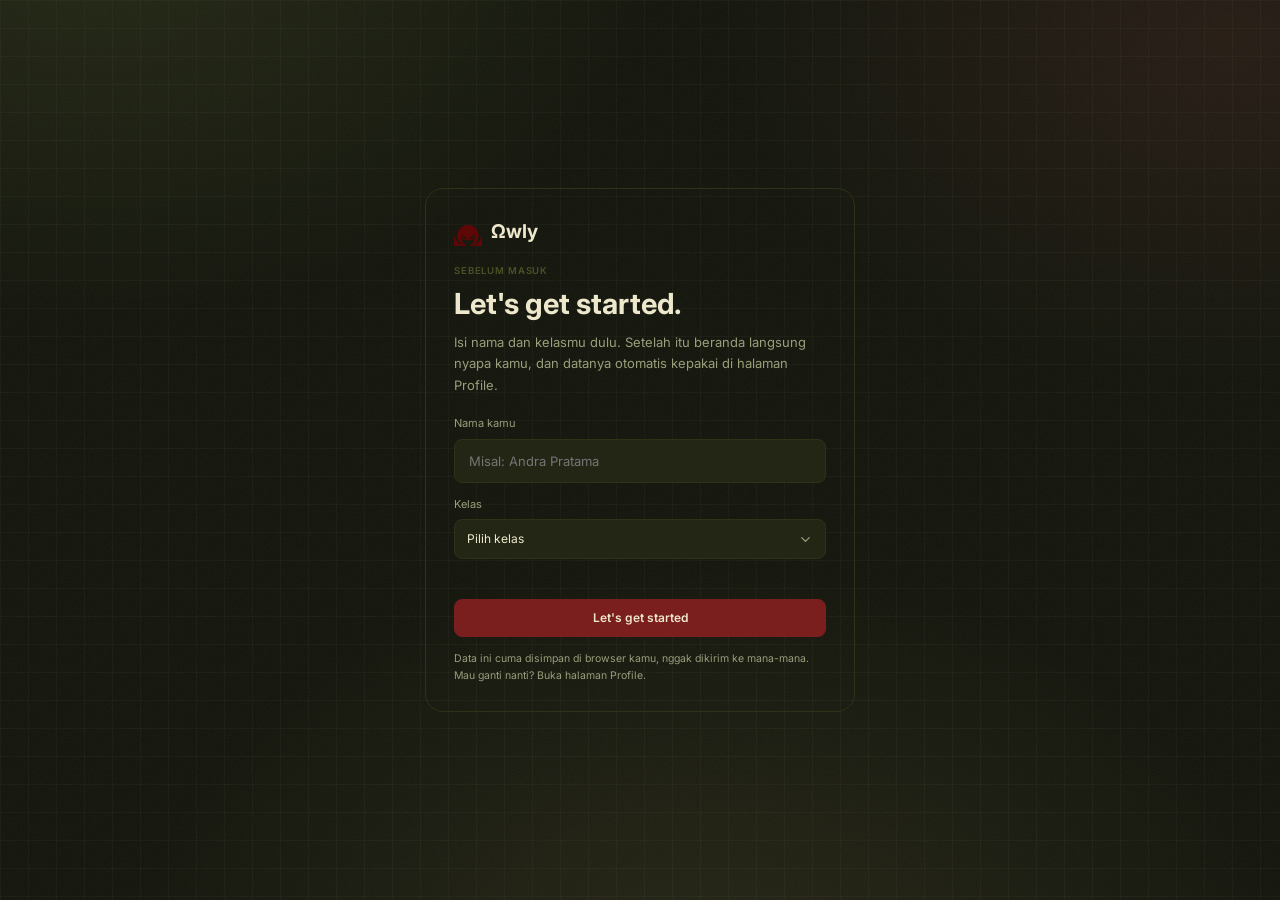
<file: mulai.html>
<!DOCTYPE html>
<html lang="id">
<head>
  <meta charset="UTF-8">
  <meta name="viewport" content="width=device-width, initial-scale=1">
  <title>Let's get started · Ωwly</title>
  <link rel="icon" type="image/svg+xml" href="logo.svg">

  <link rel="preconnect" href="https://fonts.googleapis.com">
  <link rel="preconnect" href="https://fonts.gstatic.com" crossorigin>
  <link href="https://fonts.googleapis.com/css2?family=Inter:wght@400;500;600;700&display=swap" rel="stylesheet">
  <link rel="stylesheet" href="style.css?v=20261114am">
</head>
<body class="mulai-body">

<main class="mulai">
  <div class="mulai__brand"><img class="mulai__logo" src="logo.svg" alt=""><span>Ωwly</span></div>

  <p class="mulai__eyebrow">SEBELUM MASUK</p>
  <h1>Let's get started.</h1>
  <p class="mulai__sub">Isi nama dan kelasmu dulu. Setelah itu beranda langsung nyapa kamu, dan datanya otomatis kepakai di halaman Profile.</p>

  <form class="mulai__form" id="formMulai" novalidate>
    <div class="field">
      <label for="nama">Nama kamu</label>
      <input class="input" id="nama" name="nama" type="text" maxlength="40" autocomplete="name" placeholder="Misal: Andra Pratama">
    </div>
    <div class="field">
      <label for="kelas">Kelas</label>
      <select class="select" id="kelas" name="kelas">
        <option value="" selected disabled>Pilih kelas</option>
        <option value="7">Kelas 7</option>
        <option value="8">Kelas 8</option>
        <option value="9">Kelas 9</option>
      </select>
    </div>
    <p class="mulai__err" id="mulaiErr" role="alert" aria-live="polite"></p>
    <button class="btn-act btn-act--red mulai__go" type="submit"><span>Let's get started</span></button>
  </form>

  <p class="mulai__note">Data ini cuma disimpan di browser kamu, nggak dikirim ke mana-mana. Mau ganti nanti? Buka halaman Profile.</p>
</main>

<script src="mulai.js?v=20261114h"></script>
<script src="bahasa.js?v=20261114h"></script>
</body>
</html>
</file>
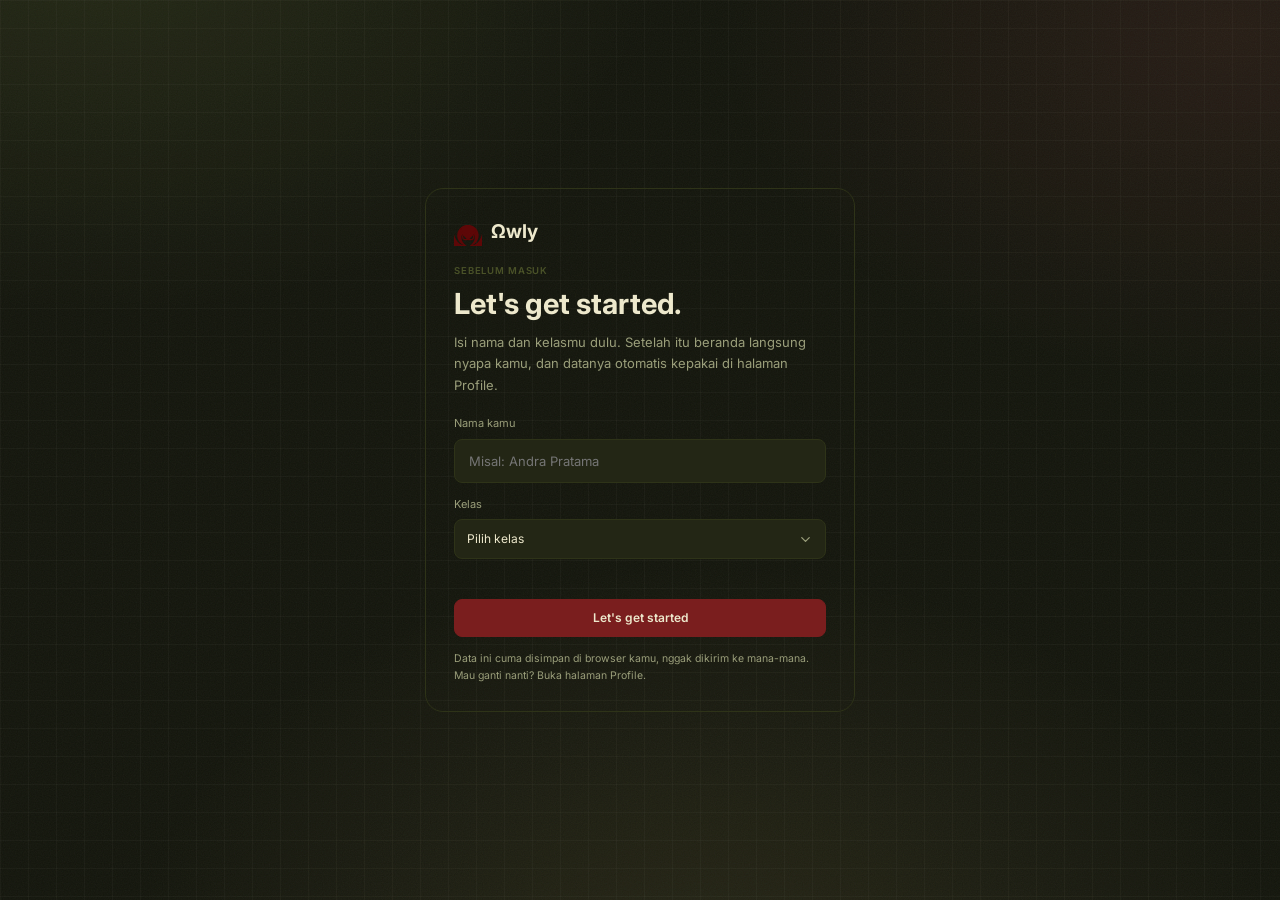
<file: naskah.html>
<!DOCTYPE html>
<html lang="id">
<head>
  <meta charset="UTF-8">
  <meta name="viewport" content="width=device-width, initial-scale=1">
  <script src="gate.js?v=20261114h"></script>
  <title>Naskah soal TKA · Ωwly</title>
  <link rel="icon" type="image/svg+xml" href="logo.svg">
  <link rel="preconnect" href="https://fonts.googleapis.com">
  <link rel="preconnect" href="https://fonts.gstatic.com" crossorigin>
  <link href="https://fonts.googleapis.com/css2?family=Inter:wght@400;500;600;700&display=swap" rel="stylesheet">
  <link rel="stylesheet" href="style.css?v=20261114am">
</head>
<body>

<!-- Sprite ikon (dipakai ulang lewat <use href="#nama">) -->
<svg width="0" height="0" style="position:absolute" aria-hidden="true">
  <defs>
    <symbol id="house" viewBox="0 0 24 24"><path d="M15 21v-8a1 1 0 0 0-1-1h-4a1 1 0 0 0-1 1v8"/><path d="M3 10a2 2 0 0 1 .709-1.528l7-5.999a2 2 0 0 1 2.582 0l7 5.999A2 2 0 0 1 21 10v9a2 2 0 0 1-2 2H5a2 2 0 0 1-2-2z"/></symbol>
    <symbol id="book-open" viewBox="0 0 24 24"><path d="M12 7v14"/><path d="M3 18a1 1 0 0 1-1-1V4a1 1 0 0 1 1-1h5a4 4 0 0 1 4 4 4 4 0 0 1 4-4h5a1 1 0 0 1 1 1v13a1 1 0 0 1-1 1h-6a3 3 0 0 0-3 3 3 3 0 0 0-3-3z"/></symbol>
    <symbol id="pencil-line" viewBox="0 0 24 24"><path d="M12 21h9"/><path d="M17.376 3.622a1 1 0 0 1 3.002 3.002L7.368 18.635a2 2 0 0 1-.855.506l-2.872.838a.5.5 0 0 1-.62-.62l.838-2.872a2 2 0 0 1 .506-.854z"/><path d="m15 5 3 3"/></symbol>
    <symbol id="library-big" viewBox="0 0 24 24"><rect width="8" height="18" x="3" y="3" rx="1"/><path d="M7 3v18"/><path d="M20.4 18.9c.2.5-.1 1.1-.6 1.3l-1.9.7c-.5.2-1.1-.1-1.3-.6L11.1 5.1c-.2-.5.1-1.1.6-1.3l1.9-.7c.5-.2 1.1.1 1.3.6Z"/></symbol>
    <symbol id="user-round" viewBox="0 0 24 24"><circle cx="12" cy="8" r="5"/><path d="M20 21a8 8 0 0 0-16 0"/></symbol>
    <symbol id="calendar-days" viewBox="0 0 24 24"><path d="M8 2v4"/><path d="M16 2v4"/><rect width="18" height="18" x="3" y="4" rx="2"/><path d="M3 10h18"/><path d="M8 14h.01"/><path d="M12 14h.01"/><path d="M16 14h.01"/><path d="M8 18h.01"/><path d="M12 18h.01"/><path d="M16 18h.01"/></symbol>
    <symbol id="chart" viewBox="0 0 24 24"><path d="M12 16v5"/><path d="M16 14v7"/><path d="M20 10v11"/><path d="m22 3-8.646 8.646a.5.5 0 0 1-.708 0L9.354 8.354a.5.5 0 0 0-.707 0L2 15"/><path d="M4 18v3"/><path d="M8 14v7"/></symbol>
    <symbol id="sprout" viewBox="0 0 24 24"><path d="M7 20h10"/><path d="M10 20c5.5-2.5.8-6.4 3-10"/><path d="M9.5 9.4c1.1.8 1.8 2.2 2.3 3.7-2 .4-3.5.4-4.8-.3-1.2-.6-2.3-1.9-3-4.2 2.8-.5 4.4 0 5.5.8z"/><path d="M14.1 6a7 7 0 0 0-1.1 4c1.9-.1 3.3-.6 4.3-1.4 1-1 1.6-2.3 1.7-4.6-2.7.1-4 1-4.9 2z"/></symbol>
    <symbol id="help" viewBox="0 0 24 24"><circle cx="12" cy="12" r="10"/><path d="M9.09 9a3 3 0 0 1 5.83 1c0 2-3 3-3 3"/><path d="M12 17h.01"/></symbol>
    <symbol id="updown" viewBox="0 0 24 24"><path d="m7 15 5 5 5-5"/><path d="m7 9 5-5 5 5"/></symbol>
    <symbol id="chev-right" viewBox="0 0 24 24"><path d="m9 18 6-6-6-6"/></symbol>
    <symbol id="chev-left" viewBox="0 0 24 24"><path d="m15 18-6-6 6-6"/></symbol>
    <symbol id="chev-down" viewBox="0 0 24 24"><path d="m6 9 6 6 6-6"/></symbol>
    <symbol id="menu" viewBox="0 0 24 24"><path d="M4 6h16"/><path d="M4 12h16"/><path d="M4 18h16"/></symbol>
    <symbol id="arrow-right" viewBox="0 0 24 24"><path d="M5 12h14"/><path d="m12 5 7 7-7 7"/></symbol>
    <symbol id="check" viewBox="0 0 24 24"><path d="M20 6 9 17l-5-5"/></symbol>
  </defs>
</svg>

<div class="app">
  <div class="backdrop" id="backdrop"></div>

  <!-- SIDEBAR: sama di semua halaman. Menu aktif ditandai class "is-active" -->
  <aside class="sidebar" id="sidebar">
    <a href="index.html" class="app-id">
      <img class="app-id__logo" src="logo.svg" alt="" width="29" height="27">
      <span class="app-id__name">Ωwly</span>
    </a>
    <div class="level">
      <p class="eyebrow eyebrow--olive">RUANG BELAJARMU</p>
      <div class="level__row"><span data-grade>SMP · Kelas 9</span><svg class="icon" style="width:14px;height:14px"><use href="#updown"/></svg></div>
    </div>
    <nav class="menu" aria-label="Menu utama">
      <a href="index.html" class="menu__item"><svg class="icon"><use href="#house"/></svg><span>Beranda</span></a>
    </nav>

    <!-- Grup menu: BELAJAR -->
    <nav class="menu" aria-label="Belajar">
      <p class="eyebrow eyebrow--dim">&nbsp;&nbsp;BELAJAR</p>
      <a href="materi.html" class="menu__item"><svg class="icon"><use href="#book-open"/></svg><span>Materi Pembelajaran</span></a>
      <a href="latihan.html" class="menu__item is-active" aria-current="page"><svg class="icon"><use href="#pencil-line"/></svg><span>Latihan Soal</span><i class="menu__dot"></i></a>
      <a href="bank-soal.html" class="menu__item"><svg class="icon"><use href="#library-big"/></svg><span>Bank Soal</span></a>
    </nav>
    <nav class="menu" aria-label="Ruang pribadi">
      <p class="eyebrow eyebrow--dim">&nbsp;&nbsp;RUANG PRIBADI</p>
      <a href="profile.html" class="menu__item"><svg class="icon"><use href="#user-round"/></svg><span>Profile</span></a>
      <a href="jadwal.html" class="menu__item"><svg class="icon"><use href="#calendar-days"/></svg><span>Jadwal Belajar</span></a>
      <a href="progres.html" class="menu__item"><svg class="icon"><use href="#chart"/></svg><span>Progres Belajar</span></a>
    </nav>
    <div class="sidebar__spacer"></div>
    <div class="reminder">
      <svg class="icon reminder__icon"><use href="#sprout"/></svg>
      <p class="reminder__title">Nggak harus cepat, yang penting konsisten.</p>
      <p class="reminder__text">Luangkan 20 menit untuk dirimu hari ini.</p>
    </div>
    <p class="eyebrow eyebrow--dim" style="font-weight:400">Ωwly · catatan belajar</p>
  </aside>

  <div class="main">
    <!-- BILAH ATAS -->
    <header class="topbar">
      <button class="icon-btn menu-toggle" id="menuToggle" aria-label="Buka menu" aria-expanded="false"><svg class="icon"><use href="#menu"/></svg></button>
      <div class="crumbs"><span class="crumbs__parent">Ruang belajar</span> <svg class="icon" style="width:13px;height:13px"><use href="#chev-right"/></svg> <span class="crumbs__mid">Latihan soal</span> <svg class="icon" style="width:13px;height:13px"><use href="#chev-right"/></svg> <strong>Naskah</strong></div>
      <div class="topbar__actions">
        <span class="divider-v"></span>
        <div class="user"><span class="avatar" data-initials>NA</span>
          <div class="user__info"><span data-fullname>Nara Aditya</span><small data-gradeshort>Siswa kelas 9</small></div>
          <svg class="icon" style="width:14px;height:14px"><use href="#chev-down"/></svg>
        </div>
      </div>
    </header>

    <main class="content">
      <section class="naskah-head" data-naskah-head>
        <a href="latihan.html" class="link"><svg class="icon" style="width:14px;height:14px"><use href="#chev-left"/></svg> Semua latihan</a>
        <p class="eyebrow eyebrow--olive">NASKAH SOAL TKA</p>
        <h1 data-naskah-nama>Memuat…</h1>
        <p class="naskah-meta">
          <span data-naskah-mapel></span>
          <i>·</i>
          <span data-naskah-tanggal></span>
          <i>·</i>
          <span data-naskah-jumlah></span>
        </p>
        <div class="naskah-info">
          <b data-naskah-asal></b>
          <p data-naskah-catatan></p>
        </div>
      </section>

      <section class="naskah-bar">
        <div class="naskah-bar__skor">
          <b data-naskah-skor></b>
          <span data-naskah-status></span>
        </div>
        <div class="naskah-bar__aksi">
          <button class="btn-act" type="button" data-naskah-reset><span>Ulangi</span></button>
        </div>
      </section>

      <section class="naskah-list" id="naskahList"></section>

      <nav class="naskah-nav" aria-label="Navigasi soal">
        <p class="naskah-nav__pos" data-naskah-nomor>Soal 1</p>
        <div class="naskah-nav__btns">
          <button class="btn-act" type="button" data-naskah-prev><svg class="icon"><use href="#chev-left"/></svg><span>Sebelumnya</span></button>
          <button class="btn-act btn-act--red" type="button" data-naskah-periksa><span>Periksa jawaban</span></button>
          <button class="btn-act" type="button" data-naskah-next><span>Berikutnya</span><svg class="icon"><use href="#chev-right"/></svg></button>
        </div>
      </nav>

      <p class="disclaimer">Ωwly • Naskah soal berasal dari sekolah, bukan buatan Ωwly. Pembahasan ditambahkan untuk latihan.</p>
    </main>
  </div>
</div>

<script src="soal-tka.js?v=20261114h"></script>
<script src="script.js?v=20261114h"></script>
<script src="naskah.js?v=20261114l"></script>
<script src="cari.js?v=20261115d"></script>
<script src="bahasa.js?v=20261114h"></script>
</body>
</html>
</file>
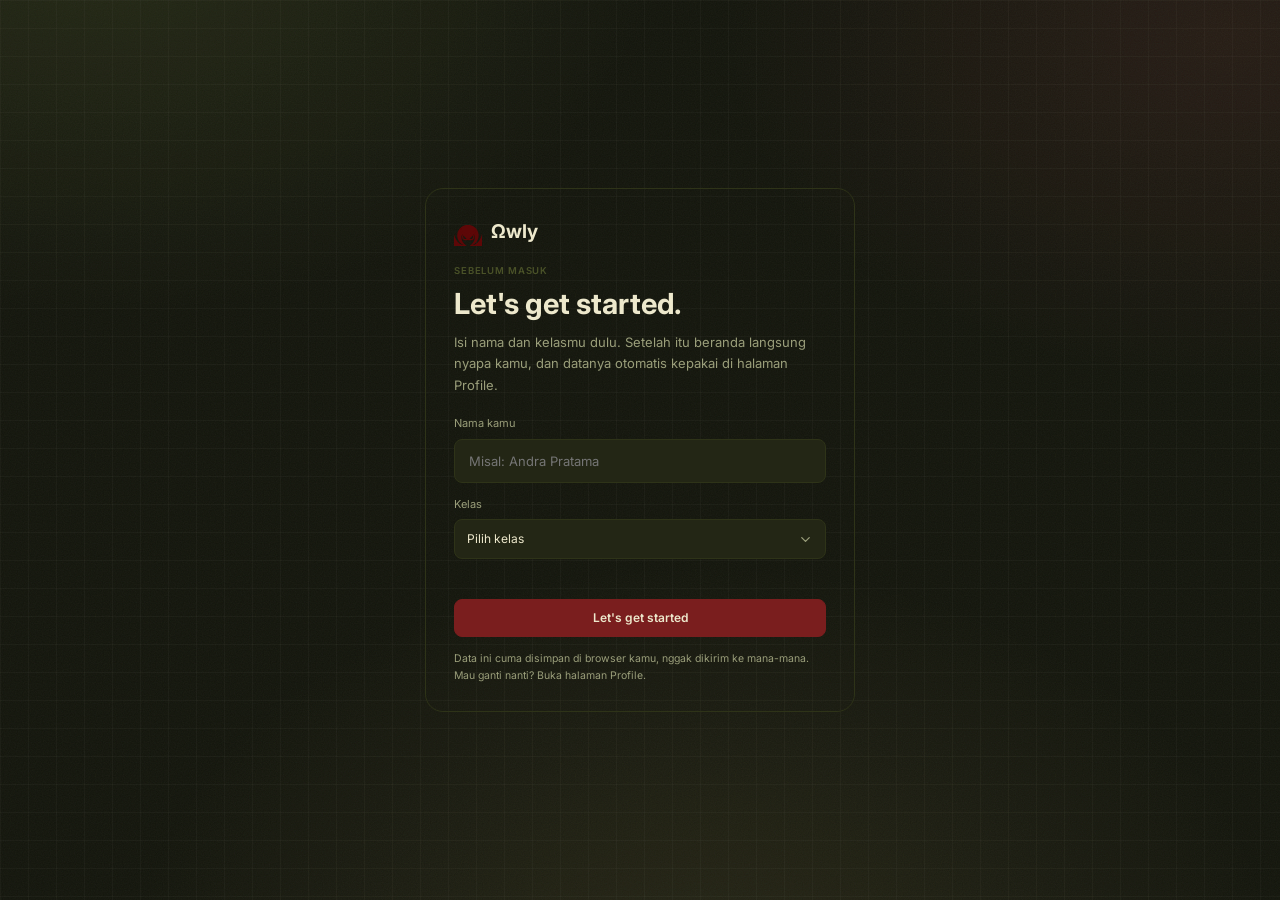
<file: profile.html>
<!DOCTYPE html>
<html lang="id">
<head>
  <meta charset="UTF-8">
  <meta name="viewport" content="width=device-width, initial-scale=1">
  <script src="gate.js?v=20261114h"></script>
  <title>Profile · Ωwly</title>
  <link rel="icon" type="image/svg+xml" href="logo.svg">
  <link rel="preconnect" href="https://fonts.googleapis.com">
  <link rel="preconnect" href="https://fonts.gstatic.com" crossorigin>
  <link href="https://fonts.googleapis.com/css2?family=Inter:wght@400;500;600;700&display=swap" rel="stylesheet">
  <link rel="stylesheet" href="style.css?v=20261114am">
</head>
<body>

<!-- Sprite ikon (dipakai ulang lewat <use href="#nama">) -->
<svg width="0" height="0" style="position:absolute" aria-hidden="true">
  <defs>
    <symbol id="house" viewBox="0 0 24 24"><path d="M15 21v-8a1 1 0 0 0-1-1h-4a1 1 0 0 0-1 1v8"/><path d="M3 10a2 2 0 0 1 .709-1.528l7-5.999a2 2 0 0 1 2.582 0l7 5.999A2 2 0 0 1 21 10v9a2 2 0 0 1-2 2H5a2 2 0 0 1-2-2z"/></symbol>
    <symbol id="book-open" viewBox="0 0 24 24"><path d="M12 7v14"/><path d="M3 18a1 1 0 0 1-1-1V4a1 1 0 0 1 1-1h5a4 4 0 0 1 4 4 4 4 0 0 1 4-4h5a1 1 0 0 1 1 1v13a1 1 0 0 1-1 1h-6a3 3 0 0 0-3 3 3 3 0 0 0-3-3z"/></symbol>
    <symbol id="pencil-line" viewBox="0 0 24 24"><path d="M12 21h9"/><path d="M17.376 3.622a1 1 0 0 1 3.002 3.002L7.368 18.635a2 2 0 0 1-.855.506l-2.872.838a.5.5 0 0 1-.62-.62l.838-2.872a2 2 0 0 1 .506-.854z"/><path d="m15 5 3 3"/></symbol>
    <symbol id="library-big" viewBox="0 0 24 24"><rect width="8" height="18" x="3" y="3" rx="1"/><path d="M7 3v18"/><path d="M20.4 18.9c.2.5-.1 1.1-.6 1.3l-1.9.7c-.5.2-1.1-.1-1.3-.6L11.1 5.1c-.2-.5.1-1.1.6-1.3l1.9-.7c.5-.2 1.1.1 1.3.6Z"/></symbol>
    <symbol id="user-round" viewBox="0 0 24 24"><circle cx="12" cy="8" r="5"/><path d="M20 21a8 8 0 0 0-16 0"/></symbol>
    <symbol id="calendar-days" viewBox="0 0 24 24"><path d="M8 2v4"/><path d="M16 2v4"/><rect width="18" height="18" x="3" y="4" rx="2"/><path d="M3 10h18"/><path d="M8 14h.01"/><path d="M12 14h.01"/><path d="M16 14h.01"/><path d="M8 18h.01"/><path d="M12 18h.01"/><path d="M16 18h.01"/></symbol>
    <symbol id="chart" viewBox="0 0 24 24"><path d="M12 16v5"/><path d="M16 14v7"/><path d="M20 10v11"/><path d="m22 3-8.646 8.646a.5.5 0 0 1-.708 0L9.354 8.354a.5.5 0 0 0-.707 0L2 15"/><path d="M4 18v3"/><path d="M8 14v7"/></symbol>
    <symbol id="sprout" viewBox="0 0 24 24"><path d="M7 20h10"/><path d="M10 20c5.5-2.5.8-6.4 3-10"/><path d="M9.5 9.4c1.1.8 1.8 2.2 2.3 3.7-2 .4-3.5.4-4.8-.3-1.2-.6-2.3-1.9-3-4.2 2.8-.5 4.4 0 5.5.8z"/><path d="M14.1 6a7 7 0 0 0-1.1 4c1.9-.1 3.3-.6 4.3-1.4 1-1 1.6-2.3 1.7-4.6-2.7.1-4 1-4.9 2z"/></symbol>
    <symbol id="help" viewBox="0 0 24 24"><circle cx="12" cy="12" r="10"/><path d="M9.09 9a3 3 0 0 1 5.83 1c0 2-3 3-3 3"/><path d="M12 17h.01"/></symbol>
    <symbol id="updown" viewBox="0 0 24 24"><path d="m7 15 5 5 5-5"/><path d="m7 9 5-5 5 5"/></symbol>
    <symbol id="chev-right" viewBox="0 0 24 24"><path d="m9 18 6-6-6-6"/></symbol>
    <symbol id="chev-left" viewBox="0 0 24 24"><path d="m15 18-6-6 6-6"/></symbol>
    <symbol id="chev-down" viewBox="0 0 24 24"><path d="m6 9 6 6 6-6"/></symbol>
    <symbol id="search" viewBox="0 0 24 24"><circle cx="11" cy="11" r="8"/><path d="m21 21-4.3-4.3"/></symbol>
    <symbol id="bell" viewBox="0 0 24 24"><path d="M10.268 21a2 2 0 0 0 3.464 0"/><path d="M3.262 15.326A1 1 0 0 0 4 17h16a1 1 0 0 0 .74-1.673C19.41 13.956 18 12.499 18 8A6 6 0 0 0 6 8c0 4.499-1.411 5.956-2.738 7.326"/></symbol>
    <symbol id="play" viewBox="0 0 24 24"><path d="M6 3l14 9-14 9z"/></symbol>
    <symbol id="arrow-right" viewBox="0 0 24 24"><path d="M5 12h14"/><path d="m12 5 7 7-7 7"/></symbol>
    <symbol id="arrow-up-right" viewBox="0 0 24 24"><path d="M7 7h10v10"/><path d="M7 17 17 7"/></symbol>
    <symbol id="sigma" viewBox="0 0 24 24"><path d="M18 7V5a1 1 0 0 0-1-1H6.5a.5.5 0 0 0-.4.8l4.5 6a2 2 0 0 1 0 2.4l-4.5 6a.5.5 0 0 0 .4.8H17a1 1 0 0 0 1-1v-2"/></symbol>
    <symbol id="align-left" viewBox="0 0 24 24"><path d="M21 5H3"/><path d="M15 12H3"/><path d="M17 19H3"/></symbol>
    <symbol id="plus" viewBox="0 0 24 24"><path d="M5 12h14"/><path d="M12 5v14"/></symbol>
    <symbol id="circle-play" viewBox="0 0 24 24"><circle cx="12" cy="12" r="10"/><path d="M10 8l6 4-6 4z"/></symbol>
    <symbol id="target" viewBox="0 0 24 24"><circle cx="12" cy="12" r="10"/><circle cx="12" cy="12" r="6"/><circle cx="12" cy="12" r="2"/></symbol>
    <symbol id="menu" viewBox="0 0 24 24"><path d="M4 6h16"/><path d="M4 12h16"/><path d="M4 18h16"/></symbol>

    <symbol id="bookmark" viewBox="0 0 24 24"><path d="m19 21-7-4-7 4V5a2 2 0 0 1 2-2h10a2 2 0 0 1 2 2v16z"/></symbol>
    <symbol id="clock" viewBox="0 0 24 24"><circle cx="12" cy="12" r="10"/><path d="M12 6v6h4.5"/></symbol>
    <symbol id="languages" viewBox="0 0 24 24"><path d="m5 8 6 6"/><path d="m4 14 6-6 2-3"/><path d="M2 5h12"/><path d="M7 2h1"/><path d="m22 22-5-10-5 10"/><path d="M14 18h6"/></symbol>
    <symbol id="dices" viewBox="0 0 24 24"><rect width="12" height="12" x="2" y="10" rx="2" ry="2"/><path d="m17.92 14 3.5-3.5a2.24 2.24 0 0 0 0-3l-5-4.92a2.24 2.24 0 0 0-3 0L10 6"/><path d="M6 18h.01"/><path d="M10 14h.01"/><path d="M15 6h.01"/><path d="M18 9h.01"/></symbol>
    <symbol id="sliders" viewBox="0 0 24 24"><path d="M21 4h-7"/><path d="M10 4H3"/><path d="M21 12h-9"/><path d="M8 12H3"/><path d="M21 20h-5"/><path d="M12 20H3"/><path d="M14 2v4"/><path d="M8 10v4"/><path d="M16 18v4"/></symbol>
    <symbol id="lightbulb" viewBox="0 0 24 24"><path d="M15 14c.2-1 .7-1.7 1.5-2.5 1-.9 1.5-2.2 1.5-3.5A6 6 0 0 0 6 8c0 1 .2 2.2 1.5 3.5.7.7 1.3 1.5 1.5 2.5"/><path d="M9 18h6"/><path d="M10 22h4"/></symbol>
    <symbol id="info" viewBox="0 0 24 24"><circle cx="12" cy="12" r="10"/><path d="M12 16v-4"/><path d="M12 8h.01"/></symbol>
    <symbol id="shield" viewBox="0 0 24 24"><path d="M20 13c0 5-3.5 7.5-7.66 8.95a1 1 0 0 1-.67-.01C7.5 20.5 4 18 4 13V6a1 1 0 0 1 1-1c2 0 4.5-1.2 6.24-2.72a1.17 1.17 0 0 1 1.52 0C14.51 3.81 17 5 19 5a1 1 0 0 1 1 1z"/><path d="m9 12 2 2 4-4"/></symbol>
    <symbol id="circle-check" viewBox="0 0 24 24"><circle cx="12" cy="12" r="10"/><path d="m9 12 2 2 4-4"/></symbol>
    <symbol id="check" viewBox="0 0 24 24"><path d="M20 6 9 17l-5-5"/></symbol>
    <symbol id="calendar-check" viewBox="0 0 24 24"><path d="M8 2v4"/><path d="M16 2v4"/><rect width="18" height="18" x="3" y="4" rx="2"/><path d="M3 10h18"/><path d="m9 16 2 2 4-4"/></symbol>
    <symbol id="coffee" viewBox="0 0 24 24"><path d="M10 2v2"/><path d="M14 2v2"/><path d="M16 8a1 1 0 0 1 1 1v8a4 4 0 0 1-4 4H7a4 4 0 0 1-4-4V9a1 1 0 0 1 1-1h14a4 4 0 1 1 0 8h-1"/><path d="M6 2v2"/></symbol>
    <symbol id="ellipsis" viewBox="0 0 24 24"><circle cx="12" cy="12" r="1"/><circle cx="19" cy="12" r="1"/><circle cx="5" cy="12" r="1"/></symbol>
    <symbol id="flame" viewBox="0 0 24 24"><path d="M8.5 14.5A2.5 2.5 0 0 0 11 12c0-1.38-.5-2-1-3-1.072-2.143-.224-4.054 2-6 .5 2.5 2 4.9 4 6.5 2 1.6 3 3.5 3 5.5a7 7 0 1 1-14 0c0-1.153.433-2.294 1-3a2.5 2.5 0 0 0 2.5 2.5z"/></symbol>
  </defs>
</svg>

<div class="app">
  <div class="backdrop" id="backdrop"></div>

  <!-- SIDEBAR: sama di semua halaman. Menu aktif ditandai class "is-active" -->
  <aside class="sidebar" id="sidebar">
    <a href="index.html" class="app-id">
      <img class="app-id__logo" src="logo.svg" alt="" width="29" height="27">
      <span class="app-id__name">Ωwly</span>
    </a>
    <div class="level">
      <p class="eyebrow eyebrow--olive">RUANG BELAJARMU</p>
      <div class="level__row"><span data-grade>SMP · Kelas 9</span><svg class="icon" style="width:14px;height:14px"><use href="#updown"/></svg></div>
    </div>
    <nav class="menu" aria-label="Menu utama">
      <a href="index.html" class="menu__item"><svg class="icon"><use href="#house"/></svg><span>Beranda</span></a>
    </nav>

    <!-- Grup menu: BELAJAR -->
    <nav class="menu" aria-label="Belajar">
      <p class="eyebrow eyebrow--dim">&nbsp;&nbsp;BELAJAR</p>
      <a href="materi.html" class="menu__item"><svg class="icon"><use href="#book-open"/></svg><span>Materi Pembelajaran</span></a>
      <a href="latihan.html" class="menu__item"><svg class="icon"><use href="#pencil-line"/></svg><span>Latihan Soal</span></a>
      <a href="bank-soal.html" class="menu__item"><svg class="icon"><use href="#library-big"/></svg><span>Bank Soal</span></a>
    </nav>
    <nav class="menu" aria-label="Ruang pribadi">
      <p class="eyebrow eyebrow--dim">&nbsp;&nbsp;RUANG PRIBADI</p>
      <a href="profile.html" class="menu__item is-active" aria-current="page"><svg class="icon"><use href="#user-round"/></svg><span>Profile</span><i class="menu__dot"></i></a>
      <a href="jadwal.html" class="menu__item"><svg class="icon"><use href="#calendar-days"/></svg><span>Jadwal Belajar</span></a>
      <a href="progres.html" class="menu__item"><svg class="icon"><use href="#chart"/></svg><span>Progres Belajar</span></a>
    </nav>
    <div class="sidebar__spacer"></div>
    <div class="reminder">
      <svg class="icon reminder__icon"><use href="#sprout"/></svg>
      <p class="reminder__title">Nggak harus cepat, yang penting konsisten.</p>
      <p class="reminder__text">Luangkan 20 menit untuk dirimu hari ini.</p>
    </div>
    <p class="eyebrow eyebrow--dim" style="font-weight:400">Ωwly · catatan belajar</p>
  </aside>

  <div class="main">
    <!-- BILAH ATAS -->
    <header class="topbar">
      <button class="icon-btn menu-toggle" id="menuToggle" aria-label="Buka menu" aria-expanded="false"><svg class="icon"><use href="#menu"/></svg></button>
      <div class="crumbs"><span class="crumbs__parent">Ruang belajar</span> <svg class="icon" style="width:13px;height:13px"><use href="#chev-right"/></svg> <strong id="crumbLast">Profile</strong></div>
      <div class="topbar__actions">
        <span class="divider-v"></span>
        <div class="user"><span class="avatar" data-initials>NA</span>
          <div class="user__info"><span data-fullname>Nara Aditya</span><small data-gradeshort>Siswa kelas 9</small></div>
          <svg class="icon" style="width:14px;height:14px"><use href="#chev-down"/></svg>
        </div>
      </div>
    </header>

    <main class="content">
      <section class="page-head">
        <div><h1>Ruang pribadimu, <span data-nick>Kamu</span>.</h1></div>
      </section>

      <section class="id-card">
        <span class="id-card__avatar" data-initials>NA</span>
        <div class="id-card__info"><h2 data-fullname>Nama kamu</h2><p data-idline>SMP · Kelas 9  |  SMP Negeri 1 Bandung</p><small>Bergabung sejak September 2026</small></div>
        <div class="id-card__right"><span class="chip chip--amber" data-streak>🌱 Mulai streak-mu hari ini</span><span>Terus tumbuh, satu langkah setiap hari.</span></div>
      </section>

      <section class="cols">
        <div class="cols__main" style="gap:24px">
          <form class="form-box" onsubmit="return false">
            <h2 class="sec-title">Informasi pribadi</h2>
            <p>Boleh dikosongkan kalau belum mau diisi.</p>
            <div class="form-grid">
              <div class="field"><label for="f1">Nama lengkap</label><input class="input" id="f1" placeholder="Nama lengkap"></div><div class="field"><label for="f2">Nama panggilan</label><input class="input" id="f2" placeholder="Nama panggilan"></div>
              <div class="field"><label for="f3">Email</label><input class="input" id="f3" type="email" placeholder="Email"></div><div class="field"><label for="f4">Nomor telepon</label><input class="input" id="f4" placeholder="Nomor telepon"></div>
            </div>
            <div class="divider"></div>
            <h4>Informasi sekolah</h4>
            <div class="form-grid">
              <div class="field"><label for="f5">Nama sekolah</label><input class="input" id="f5" placeholder="Nama sekolah"></div><div class="field"><label for="f6">Jenjang &amp; kelas</label><input class="input" id="f6" placeholder="SMP · Kelas 9"></div>
              <div class="field"><label for="f7">Kota</label><input class="input" id="f7" placeholder="Kota"></div><div class="field"><label for="f8">Tahun ajaran</label><input class="input" id="f8" placeholder="2026 / 2027"></div>
            </div>
          </form>

          <form class="form-box" onsubmit="return false">
            <h2 class="sec-title">Ritme belajarmu</h2>
            <div class="form-grid" style="margin-top:-2px">
              <div class="field"><label for="f9">Target belajar mingguan</label><input class="input" id="f9" value="120 menit / minggu"></div><div class="field"><label for="f10">Waktu belajar favorit</label><input class="input" id="f10" placeholder="Sore · 16.00–19.00"></div>
            </div>
            <div class="toggle-row">
              <span class="toggle-row__icon"><svg class="icon"><use href="#bell"/></svg></span>
              <div class="toggle-row__text"><b>Pengingat belajar</b><span>Ingatkan aku 10 menit sebelum jadwal dimulai.</span></div>
              <label class="switch"><input type="checkbox" id="remind" checked aria-label="Pengingat belajar"><span></span></label>
            </div>
            <div class="divider"></div>
            <div class="form-foot"><span>Perubahan hanya berlaku untuk profil belajarmu.</span>
              <button type="submit" class="btn-act btn-act--red" data-save><span>Simpan perubahan</span><svg class="icon"><use href="#check"/></svg></button></div>
          </form>
        </div>

        <aside class="cols__side">
          <div class="complete">
            <div class="complete__top"><span>Profilmu sudah lengkap</span><svg class="icon"><use href="#circle-check"/></svg></div>
            <div class="bar bar--5"><i style="width:100%;background:var(--olive)"></i></div>
            <p>Siap belajar dengan pengalaman yang lebih personal.</p>
          </div>
          <a href="jadwal.html" class="link-card">
            <div class="link-card__top"><span class="ico-box"><svg class="icon"><use href="#calendar-days"/></svg></span><svg class="icon"><use href="#arrow-up-right"/></svg></div>
            <h4>Jadwal belajar</h4><p>Atur waktu yang nyaman dan jaga konsistensimu.</p><div class="divider"></div><small>Hari ini · 3 kegiatan belajar</small>
          </a>
          <a href="progres.html" class="link-card">
            <div class="link-card__top"><span class="ico-box"><svg class="icon"><use href="#chart"/></svg></span><svg class="icon"><use href="#arrow-up-right"/></svg></div>
            <h4>Progres belajar</h4><p>Lihat sejauh mana langkahmu dan rayakan kemajuan kecil.</p><div class="divider"></div><small><span data-stat="babDone">0</span> bab selesai · Akurasi <span data-stat="accuracy">–</span></small>
          </a>
          <div class="privacy"><svg class="icon"><use href="#shield"/></svg><div style="display:flex;flex-direction:column;gap:8px;align-items:flex-start"><span>Data belajarmu disimpan di perangkat ini saja dan tidak dikirim ke mana pun.</span><button class="link-btn" type="button" data-reset-progress style="padding:0">Hapus data belajar di perangkat ini</button></div></div>
        </aside>
      </section>

      <p class="disclaimer">Ωwly • Materi dan soal adalah contoh konseptual untuk belajar, bukan kurikulum atau soal resmi TKA.</p>
    </main>
  </div>
</div>

<script src="soal.js?v=20261114h"></script>
<script src="materi.js?v=20261114h"></script>
<script src="progress.js?v=20261114h"></script>
<script src="script.js?v=20261114h"></script>
<script src="tka.js?v=20261114h"></script>
<script src="cari.js?v=20261115d"></script>
<script src="bahasa.js?v=20261114h"></script>
</body>
</html>
</file>
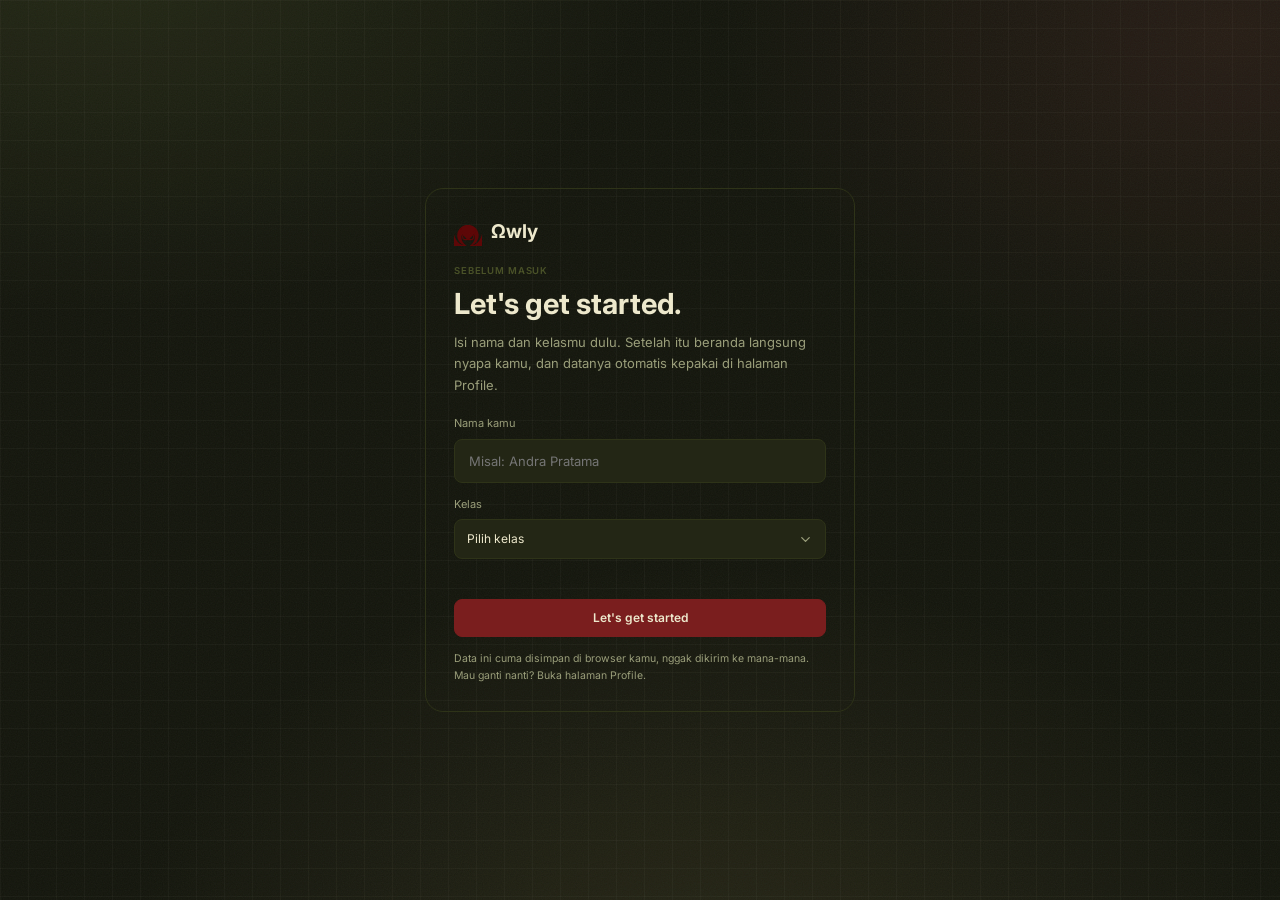
<file: progres.html>
<!DOCTYPE html>
<html lang="id">
<head>
  <meta charset="UTF-8">
  <meta name="viewport" content="width=device-width, initial-scale=1">
  <script src="gate.js?v=20261114h"></script>
  <title>Progres Belajar · Ωwly</title>
  <link rel="icon" type="image/svg+xml" href="logo.svg">
  <link rel="preconnect" href="https://fonts.googleapis.com">
  <link rel="preconnect" href="https://fonts.gstatic.com" crossorigin>
  <link href="https://fonts.googleapis.com/css2?family=Inter:wght@400;500;600;700&display=swap" rel="stylesheet">
  <link rel="stylesheet" href="style.css?v=20261114am">
</head>
<body>

<!-- Sprite ikon (dipakai ulang lewat <use href="#nama">) -->
<svg width="0" height="0" style="position:absolute" aria-hidden="true">
  <defs>
    <symbol id="house" viewBox="0 0 24 24"><path d="M15 21v-8a1 1 0 0 0-1-1h-4a1 1 0 0 0-1 1v8"/><path d="M3 10a2 2 0 0 1 .709-1.528l7-5.999a2 2 0 0 1 2.582 0l7 5.999A2 2 0 0 1 21 10v9a2 2 0 0 1-2 2H5a2 2 0 0 1-2-2z"/></symbol>
    <symbol id="book-open" viewBox="0 0 24 24"><path d="M12 7v14"/><path d="M3 18a1 1 0 0 1-1-1V4a1 1 0 0 1 1-1h5a4 4 0 0 1 4 4 4 4 0 0 1 4-4h5a1 1 0 0 1 1 1v13a1 1 0 0 1-1 1h-6a3 3 0 0 0-3 3 3 3 0 0 0-3-3z"/></symbol>
    <symbol id="pencil-line" viewBox="0 0 24 24"><path d="M12 21h9"/><path d="M17.376 3.622a1 1 0 0 1 3.002 3.002L7.368 18.635a2 2 0 0 1-.855.506l-2.872.838a.5.5 0 0 1-.62-.62l.838-2.872a2 2 0 0 1 .506-.854z"/><path d="m15 5 3 3"/></symbol>
    <symbol id="library-big" viewBox="0 0 24 24"><rect width="8" height="18" x="3" y="3" rx="1"/><path d="M7 3v18"/><path d="M20.4 18.9c.2.5-.1 1.1-.6 1.3l-1.9.7c-.5.2-1.1-.1-1.3-.6L11.1 5.1c-.2-.5.1-1.1.6-1.3l1.9-.7c.5-.2 1.1.1 1.3.6Z"/></symbol>
    <symbol id="user-round" viewBox="0 0 24 24"><circle cx="12" cy="8" r="5"/><path d="M20 21a8 8 0 0 0-16 0"/></symbol>
    <symbol id="calendar-days" viewBox="0 0 24 24"><path d="M8 2v4"/><path d="M16 2v4"/><rect width="18" height="18" x="3" y="4" rx="2"/><path d="M3 10h18"/><path d="M8 14h.01"/><path d="M12 14h.01"/><path d="M16 14h.01"/><path d="M8 18h.01"/><path d="M12 18h.01"/><path d="M16 18h.01"/></symbol>
    <symbol id="chart" viewBox="0 0 24 24"><path d="M12 16v5"/><path d="M16 14v7"/><path d="M20 10v11"/><path d="m22 3-8.646 8.646a.5.5 0 0 1-.708 0L9.354 8.354a.5.5 0 0 0-.707 0L2 15"/><path d="M4 18v3"/><path d="M8 14v7"/></symbol>
    <symbol id="sprout" viewBox="0 0 24 24"><path d="M7 20h10"/><path d="M10 20c5.5-2.5.8-6.4 3-10"/><path d="M9.5 9.4c1.1.8 1.8 2.2 2.3 3.7-2 .4-3.5.4-4.8-.3-1.2-.6-2.3-1.9-3-4.2 2.8-.5 4.4 0 5.5.8z"/><path d="M14.1 6a7 7 0 0 0-1.1 4c1.9-.1 3.3-.6 4.3-1.4 1-1 1.6-2.3 1.7-4.6-2.7.1-4 1-4.9 2z"/></symbol>
    <symbol id="help" viewBox="0 0 24 24"><circle cx="12" cy="12" r="10"/><path d="M9.09 9a3 3 0 0 1 5.83 1c0 2-3 3-3 3"/><path d="M12 17h.01"/></symbol>
    <symbol id="updown" viewBox="0 0 24 24"><path d="m7 15 5 5 5-5"/><path d="m7 9 5-5 5 5"/></symbol>
    <symbol id="chev-right" viewBox="0 0 24 24"><path d="m9 18 6-6-6-6"/></symbol>
    <symbol id="chev-left" viewBox="0 0 24 24"><path d="m15 18-6-6 6-6"/></symbol>
    <symbol id="chev-down" viewBox="0 0 24 24"><path d="m6 9 6 6 6-6"/></symbol>
    <symbol id="search" viewBox="0 0 24 24"><circle cx="11" cy="11" r="8"/><path d="m21 21-4.3-4.3"/></symbol>
    <symbol id="bell" viewBox="0 0 24 24"><path d="M10.268 21a2 2 0 0 0 3.464 0"/><path d="M3.262 15.326A1 1 0 0 0 4 17h16a1 1 0 0 0 .74-1.673C19.41 13.956 18 12.499 18 8A6 6 0 0 0 6 8c0 4.499-1.411 5.956-2.738 7.326"/></symbol>
    <symbol id="play" viewBox="0 0 24 24"><path d="M6 3l14 9-14 9z"/></symbol>
    <symbol id="arrow-right" viewBox="0 0 24 24"><path d="M5 12h14"/><path d="m12 5 7 7-7 7"/></symbol>
    <symbol id="arrow-up-right" viewBox="0 0 24 24"><path d="M7 7h10v10"/><path d="M7 17 17 7"/></symbol>
    <symbol id="sigma" viewBox="0 0 24 24"><path d="M18 7V5a1 1 0 0 0-1-1H6.5a.5.5 0 0 0-.4.8l4.5 6a2 2 0 0 1 0 2.4l-4.5 6a.5.5 0 0 0 .4.8H17a1 1 0 0 0 1-1v-2"/></symbol>
    <symbol id="align-left" viewBox="0 0 24 24"><path d="M21 5H3"/><path d="M15 12H3"/><path d="M17 19H3"/></symbol>
    <symbol id="plus" viewBox="0 0 24 24"><path d="M5 12h14"/><path d="M12 5v14"/></symbol>
    <symbol id="circle-play" viewBox="0 0 24 24"><circle cx="12" cy="12" r="10"/><path d="M10 8l6 4-6 4z"/></symbol>
    <symbol id="target" viewBox="0 0 24 24"><circle cx="12" cy="12" r="10"/><circle cx="12" cy="12" r="6"/><circle cx="12" cy="12" r="2"/></symbol>
    <symbol id="menu" viewBox="0 0 24 24"><path d="M4 6h16"/><path d="M4 12h16"/><path d="M4 18h16"/></symbol>

    <symbol id="bookmark" viewBox="0 0 24 24"><path d="m19 21-7-4-7 4V5a2 2 0 0 1 2-2h10a2 2 0 0 1 2 2v16z"/></symbol>
    <symbol id="clock" viewBox="0 0 24 24"><circle cx="12" cy="12" r="10"/><path d="M12 6v6h4.5"/></symbol>
    <symbol id="languages" viewBox="0 0 24 24"><path d="m5 8 6 6"/><path d="m4 14 6-6 2-3"/><path d="M2 5h12"/><path d="M7 2h1"/><path d="m22 22-5-10-5 10"/><path d="M14 18h6"/></symbol>
    <symbol id="dices" viewBox="0 0 24 24"><rect width="12" height="12" x="2" y="10" rx="2" ry="2"/><path d="m17.92 14 3.5-3.5a2.24 2.24 0 0 0 0-3l-5-4.92a2.24 2.24 0 0 0-3 0L10 6"/><path d="M6 18h.01"/><path d="M10 14h.01"/><path d="M15 6h.01"/><path d="M18 9h.01"/></symbol>
    <symbol id="sliders" viewBox="0 0 24 24"><path d="M21 4h-7"/><path d="M10 4H3"/><path d="M21 12h-9"/><path d="M8 12H3"/><path d="M21 20h-5"/><path d="M12 20H3"/><path d="M14 2v4"/><path d="M8 10v4"/><path d="M16 18v4"/></symbol>
    <symbol id="lightbulb" viewBox="0 0 24 24"><path d="M15 14c.2-1 .7-1.7 1.5-2.5 1-.9 1.5-2.2 1.5-3.5A6 6 0 0 0 6 8c0 1 .2 2.2 1.5 3.5.7.7 1.3 1.5 1.5 2.5"/><path d="M9 18h6"/><path d="M10 22h4"/></symbol>
    <symbol id="info" viewBox="0 0 24 24"><circle cx="12" cy="12" r="10"/><path d="M12 16v-4"/><path d="M12 8h.01"/></symbol>
    <symbol id="shield" viewBox="0 0 24 24"><path d="M20 13c0 5-3.5 7.5-7.66 8.95a1 1 0 0 1-.67-.01C7.5 20.5 4 18 4 13V6a1 1 0 0 1 1-1c2 0 4.5-1.2 6.24-2.72a1.17 1.17 0 0 1 1.52 0C14.51 3.81 17 5 19 5a1 1 0 0 1 1 1z"/><path d="m9 12 2 2 4-4"/></symbol>
    <symbol id="circle-check" viewBox="0 0 24 24"><circle cx="12" cy="12" r="10"/><path d="m9 12 2 2 4-4"/></symbol>
    <symbol id="check" viewBox="0 0 24 24"><path d="M20 6 9 17l-5-5"/></symbol>
    <symbol id="calendar-check" viewBox="0 0 24 24"><path d="M8 2v4"/><path d="M16 2v4"/><rect width="18" height="18" x="3" y="4" rx="2"/><path d="M3 10h18"/><path d="m9 16 2 2 4-4"/></symbol>
    <symbol id="coffee" viewBox="0 0 24 24"><path d="M10 2v2"/><path d="M14 2v2"/><path d="M16 8a1 1 0 0 1 1 1v8a4 4 0 0 1-4 4H7a4 4 0 0 1-4-4V9a1 1 0 0 1 1-1h14a4 4 0 1 1 0 8h-1"/><path d="M6 2v2"/></symbol>
    <symbol id="ellipsis" viewBox="0 0 24 24"><circle cx="12" cy="12" r="1"/><circle cx="19" cy="12" r="1"/><circle cx="5" cy="12" r="1"/></symbol>
    <symbol id="flame" viewBox="0 0 24 24"><path d="M8.5 14.5A2.5 2.5 0 0 0 11 12c0-1.38-.5-2-1-3-1.072-2.143-.224-4.054 2-6 .5 2.5 2 4.9 4 6.5 2 1.6 3 3.5 3 5.5a7 7 0 1 1-14 0c0-1.153.433-2.294 1-3a2.5 2.5 0 0 0 2.5 2.5z"/></symbol>
  </defs>
</svg>

<div class="app">
  <div class="backdrop" id="backdrop"></div>

  <!-- SIDEBAR: sama di semua halaman. Menu aktif ditandai class "is-active" -->
  <aside class="sidebar" id="sidebar">
    <a href="index.html" class="app-id">
      <img class="app-id__logo" src="logo.svg" alt="" width="29" height="27">
      <span class="app-id__name">Ωwly</span>
    </a>
    <div class="level">
      <p class="eyebrow eyebrow--olive">RUANG BELAJARMU</p>
      <div class="level__row"><span data-grade>SMP · Kelas 9</span><svg class="icon" style="width:14px;height:14px"><use href="#updown"/></svg></div>
    </div>
    <nav class="menu" aria-label="Menu utama">
      <a href="index.html" class="menu__item"><svg class="icon"><use href="#house"/></svg><span>Beranda</span></a>
    </nav>

    <!-- Grup menu: BELAJAR -->
    <nav class="menu" aria-label="Belajar">
      <p class="eyebrow eyebrow--dim">&nbsp;&nbsp;BELAJAR</p>
      <a href="materi.html" class="menu__item"><svg class="icon"><use href="#book-open"/></svg><span>Materi Pembelajaran</span></a>
      <a href="latihan.html" class="menu__item"><svg class="icon"><use href="#pencil-line"/></svg><span>Latihan Soal</span></a>
      <a href="bank-soal.html" class="menu__item"><svg class="icon"><use href="#library-big"/></svg><span>Bank Soal</span></a>
    </nav>
    <nav class="menu" aria-label="Ruang pribadi">
      <p class="eyebrow eyebrow--dim">&nbsp;&nbsp;RUANG PRIBADI</p>
      <a href="profile.html" class="menu__item"><svg class="icon"><use href="#user-round"/></svg><span>Profile</span></a>
      <a href="jadwal.html" class="menu__item"><svg class="icon"><use href="#calendar-days"/></svg><span>Jadwal Belajar</span></a>
      <a href="progres.html" class="menu__item is-active" aria-current="page"><svg class="icon"><use href="#chart"/></svg><span>Progres Belajar</span><i class="menu__dot"></i></a>
    </nav>
    <div class="sidebar__spacer"></div>
    <div class="reminder">
      <svg class="icon reminder__icon"><use href="#sprout"/></svg>
      <p class="reminder__title">Nggak harus cepat, yang penting konsisten.</p>
      <p class="reminder__text">Luangkan 20 menit untuk dirimu hari ini.</p>
    </div>
    <p class="eyebrow eyebrow--dim" style="font-weight:400">Ωwly · catatan belajar</p>
  </aside>

  <div class="main">
    <!-- BILAH ATAS -->
    <header class="topbar">
      <button class="icon-btn menu-toggle" id="menuToggle" aria-label="Buka menu" aria-expanded="false"><svg class="icon"><use href="#menu"/></svg></button>
      <div class="crumbs"><span class="crumbs__parent">Ruang belajar</span> <svg class="icon" style="width:13px;height:13px"><use href="#chev-right"/></svg> <span class="crumbs__mid">Profile</span> <svg class="icon" style="width:13px;height:13px"><use href="#chev-right"/></svg> <strong id="crumbLast">Progres Belajar</strong></div>
      <div class="topbar__actions">
        <span class="divider-v"></span>
        <div class="user"><span class="avatar" data-initials>NA</span>
          <div class="user__info"><span data-fullname>Nara Aditya</span><small data-gradeshort>Siswa kelas 9</small></div>
          <svg class="icon" style="width:14px;height:14px"><use href="#chev-down"/></svg>
        </div>
      </div>
    </header>

    <main class="content">
      <section class="page-head">
        <div><h1>Lihat sejauh mana langkahmu.</h1></div>
        <button class="btn-act" type="button"><span>Minggu ini · <span data-weeklabel>12–18 Okt</span></span><svg class="icon"><use href="#chev-down"/></svg></button>
      </section>

      <section class="stats-row stats-row--4">
        <div class="stat"><div class="stat__top"><span>Waktu belajar</span><svg class="icon"><use href="#clock"/></svg></div><div class="stat__value" data-stat="weekTime">0 m</div><div class="stat__note" data-stat="diffLong">Mulai belajar untuk mengisi grafik</div></div>
        <div class="stat"><div class="stat__top"><span>Bab selesai</span><svg class="icon"><use href="#book-open"/></svg></div><div class="stat__value" data-stat="babOf">0 / 7</div><div class="stat__note" data-stat="babNote">Semua soal dalam satu bab dikuasai</div></div>
        <div class="stat"><div class="stat__top"><span>Soal dikerjakan</span><svg class="icon"><use href="#pencil-line"/></svg></div><div class="stat__value" data-stat="attemptedLabel">0 soal</div><div class="stat__note" data-stat="weekTriesNote">Belum ada latihan minggu ini</div></div>
        <div class="stat"><div class="stat__top"><span>Akurasi latihan</span><svg class="icon"><use href="#target"/></svg></div><div class="stat__value" data-stat="accuracy">–</div><div class="stat__note" data-stat="accuracyNote">Kerjakan soal untuk melihat akurasimu</div></div>
      </section>

      <section class="cols">
        <div class="cols__main">
          <div class="chart-card">
            <div class="chart-card__top"><h3>Konsistensi minggu ini</h3>
              <div class="pills"><span class="pill is-active">Waktu belajar</span></div></div>
            <div class="chart-total"><div><b data-stat="weekTime">0 m</b><span>Total waktu belajar · <span data-weeklabel>12–18 Okt</span></span></div><span class="chip" data-stat="diffLong">Mulai belajar untuk mengisi grafik</span></div>
            <div class="plot-wrap">
              <div class="plot-y" id="plotY"></div>
              <div class="plot">
                <i class="plot__line" style="top:0"></i><i class="plot__line" style="top:40px"></i><i class="plot__line" style="top:80px"></i><i class="plot__line" style="top:120px"></i><i class="plot__line" style="top:160px"></i>
                <div class="plot__cols" id="plotCols"></div>
              </div>
            </div>
            <div class="divider"></div>
            <div class="chart-note"><svg class="icon"><use href="#sprout"/></svg><span data-stat="daysNote">Belum ada hari belajar minggu ini.</span></div>
          </div>

          <div class="subj-card">
            <h2 class="sec-title">Pemahaman per pelajaran</h2>
            <a class="subj-row" href="bank-soal.html?subject=mtk" style="--c:#6B7A3A"><span class="ico-box"><svg class="icon"><use href="#sigma"/></svg></span>
              <div class="subj-row__body"><div class="subj-row__top"><b>Matematika</b><span data-subj-pct="mtk">0%</span></div><div class="bar bar--5"><i data-subj-bar="mtk" style="width:0%"></i></div><small data-subj-text="mtk">0 dari 0 bab selesai</small></div><svg class="icon"><use href="#arrow-up-right"/></svg></a>
            <a class="subj-row" href="bank-soal.html?subject=ind" style="--c:#C8792D"><span class="ico-box"><svg class="icon"><use href="#align-left"/></svg></span>
              <div class="subj-row__body"><div class="subj-row__top"><b>Bahasa Indonesia</b><span data-subj-pct="ind">0%</span></div><div class="bar bar--5"><i data-subj-bar="ind" style="width:0%"></i></div><small data-subj-text="ind">0 dari 0 bab selesai</small></div><svg class="icon"><use href="#arrow-up-right"/></svg></a>
          </div>

          <div class="advice">
            <span class="ico-box"><svg class="icon"><use href="#lightbulb"/></svg></span>
            <div class="advice__text"><b data-advice-title>Luangkan sedikit waktu untuk Matematika.</b><span data-advice-text>Mulai dari satu soal.</span></div>
            <a href="bank-soal.html" class="btn-act btn-act--red" data-advice-link><span>Buka bank soal</span><svg class="icon"><use href="#arrow-right"/></svg></a>
          </div>
        </div>

        <aside class="cols__side">
          <div class="target-card">
            <div class="target-card__top"><span>Target mingguan</span><svg class="icon"><use href="#target"/></svg></div>
            <div class="ring">
              <svg viewBox="0 0 136 136" aria-hidden="true">
                <circle cx="68" cy="68" r="62" fill="none" stroke="#2E3318" stroke-width="12"/>
                <circle cx="68" cy="68" r="62" fill="none" stroke="#6B7A3A" stroke-width="12" stroke-linecap="round" id="ringArc" stroke-dasharray="0 389.6"/>
              </svg>
              <div class="ring__text"><b data-stat="targetPctText">0%</b><span data-stat="targetText">0 / 120 menit</span></div>
            </div>
            <p data-stat="remainText">120 menit lagi menuju targetmu.</p>
            <a href="jadwal.html" class="btn-act"><span>Atur jadwal belajar</span><svg class="icon"><use href="#calendar-days"/></svg></a>
          </div>

          <div class="streak-card">
            <div class="streak-card__title"><svg class="icon"><use href="#flame"/></svg><span data-stat="streakTitle">Belum ada streak</span></div>
            <p data-stat="streakSub">Kerjakan satu soal hari ini untuk memulainya.</p>
            <div class="streak-days" id="streakDays"></div>
          </div>

          <div class="badges">
            <h3>Hal kecil yang patut dirayakan</h3>
            <div class="badge-row is-locked" data-badge="first"><span class="ico-box" style="color:#6B7A3A"><svg class="icon"><use href="#sprout"/></svg></span><div><b>Langkah pertama</b><span data-badge-text>Bab pertamamu selesai</span></div></div>
            <div class="badge-row is-locked" data-badge="streak"><span class="ico-box" style="color:#C8792D"><svg class="icon"><use href="#flame"/></svg></span><div><b>Mulai konsisten</b><span data-badge-text>5 hari belajar berturut-turut</span></div></div>
            <div class="badge-row is-locked" data-badge="acc"><span class="ico-box" style="color:#6B7A3A"><svg class="icon"><use href="#target"/></svg></span><div><b>Makin paham</b><span data-badge-text>Akurasi latihan di atas 75%</span></div></div>
          </div>
        </aside>
      </section>

      <p class="disclaimer">Ωwly • Materi dan soal adalah contoh konseptual untuk belajar, bukan kurikulum atau soal resmi TKA.</p>
    </main>
  </div>
</div>

<script src="soal.js?v=20261114h"></script>
<script src="materi.js?v=20261114h"></script>
<script src="progress.js?v=20261114h"></script>
<script src="script.js?v=20261114h"></script>
<script src="tka.js?v=20261114h"></script>
<script src="cari.js?v=20261115d"></script>
<script src="bahasa.js?v=20261114h"></script>
</body>
</html>
</file>
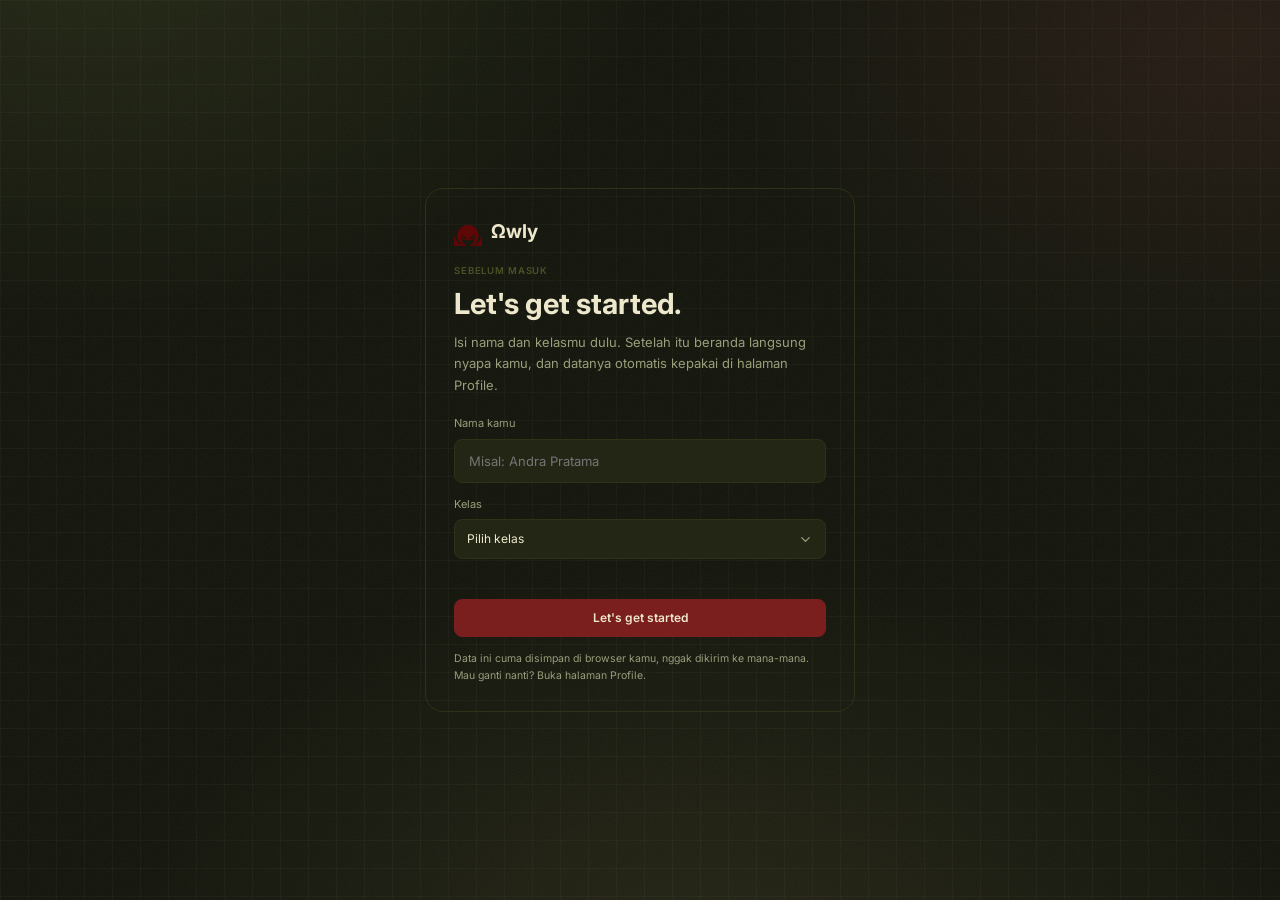
<file: simulasi.html>
<!DOCTYPE html>
<html lang="id">
<head>
  <meta charset="UTF-8">
  <meta name="viewport" content="width=device-width, initial-scale=1">
  <script src="gate.js?v=20261114h"></script>
  <title>Simulasi TKA · Ωwly</title>
  <link rel="icon" type="image/svg+xml" href="logo.svg">
  <link rel="preconnect" href="https://fonts.googleapis.com">
  <link rel="preconnect" href="https://fonts.gstatic.com" crossorigin>
  <link href="https://fonts.googleapis.com/css2?family=Inter:wght@400;500;600;700&display=swap" rel="stylesheet">
  <link rel="stylesheet" href="style.css?v=20261114am">
</head>
<body data-tka>

<svg width="0" height="0" style="position:absolute" aria-hidden="true">
  <defs>
    <symbol id="clock" viewBox="0 0 24 24"><circle cx="12" cy="12" r="10"/><path d="M12 6v6h4.5"/></symbol>
    <symbol id="arrow-right" viewBox="0 0 24 24"><path d="M5 12h14"/><path d="m12 5 7 7-7 7"/></symbol>
  </defs>
</svg>

<div class="tka-page">
  <header class="tka-bar">
    <a class="tka-brand" href="index.html">
      <img src="logo.svg" alt="" width="26" height="24">
      <span>Ωwly</span>
    </a>
    <div class="tka-bar__mid">
      <b>Simulasi TKA</b>
    </div>
    <div class="tka-bar__right" data-tka-bar>
      <span class="tka-timer" data-timer>
        <svg class="icon"><use href="#clock"/></svg>
        <b data-sisa>70:00</b>
      </span>
      <button class="btn-act btn-act--red" type="button" data-kumpul><span>Kumpulkan</span></button>
      <a class="tka-quit" href="latihan.html" aria-label="Keluar dari simulasi">&times;</a>
    </div>
  </header>

  <main class="tka" id="tkaBody"></main>
</div>

<script src="soal.js?v=20261114h"></script>
<script src="soal-tka.js?v=20261115b"></script>
<script src="tka.js?v=20261115c"></script>
<script src="simulasi.js?v=20261115b"></script>
</body>
</html>
</file>
<file: style.css>
/* =========================================================
   style.css — Ωwly (halaman Beranda)
   Semua warna ada di :root. Ubah di sana untuk mengganti tema.
   ========================================================= */

:root {
  /* Latar & permukaan */
  --bg:        #13150C;   /* latar halaman */
  --surface-1: #1C1F10;   /* sidebar, bilah atas, kartu */
  --surface-2: #232615;   /* kartu dalam, input */
  --border:    #2E3318;   /* garis tepi umum */
  --border-2:  #3A4219;   /* garis tepi kartu pengingat */

  /* Hijau zaitun */
  --olive:     #6B7A3A;
  --olive-dim: #4A5228;

  /* Teks */
  --text:      #EDE8CC;
  --muted:     #9A9E7A;

  /* Merah (aksen utama) */
  --red:       #7A1E1E;
  --red-track: #5C1515;
  --sand:      #C9A898;   /* teks di atas merah */
  --gold:      #C9B46A;

  /* Oranye */
  --orange:    #C87C3A;
  --orange-bg: #2A1E0D;
  --orange-bd: #5C3010;

  /* Ungu */
  --purple:    #9B7FC7;

  /* Grid titik untuk sidebar, seirama dengan grid latar halaman */
  --dots: radial-gradient(rgba(237, 232, 204, .10) 1px, rgba(237, 232, 204, 0) 1.5px);
  --dots-size: 22px 22px;

  --font: "Inter", system-ui, -apple-system, "Segoe UI", sans-serif;
  --serif: "EB Garamond", Garamond, "Adobe Garamond Pro", "Iowan Old Style", Georgia, serif;
  --sidebar-w: 216px;
}

*, *::before, *::after { box-sizing: border-box; }
html { -webkit-text-size-adjust: 100%; }
body {
  margin: 0; background: var(--bg); color: var(--text);
  font-family: var(--font); font-weight: 400; font-size: 13px; line-height: 1.4;
}
a { color: inherit; text-decoration: none; }

/* ---------- Latar halaman: cahaya lembut + grid samar + butiran ----------
   Semuanya lapisan diam: tidak ada animasi, tidak ada JavaScript.
   Digambar sekali oleh peramban, jadi tidak menambah beban saat menggulir.
   Mau lebih terang/gelap? Ubah angka alpha di bawah (0 = hilang). */
body::before {
  content: '';
  position: fixed; inset: 0; z-index: -1; pointer-events: none;
  background-image:
    /* butiran halus, menutup kesan permukaan digital yang terlalu rata */
    url("data:image/svg+xml,%3Csvg xmlns='http://www.w3.org/2000/svg' width='160' height='160'%3E%3Cfilter id='n'%3E%3CfeTurbulence type='fractalNoise' baseFrequency='.85' numOctaves='3'/%3E%3C/filter%3E%3Crect width='160' height='160' filter='url(%23n)' opacity='.05'/%3E%3C/svg%3E"),
    /* grid kertas buku kotak-kotak */
    linear-gradient(to right, rgba(237, 232, 204, .03) 1px, transparent 1px),
    linear-gradient(to bottom, rgba(237, 232, 204, .03) 1px, transparent 1px),
    /* tiga cahaya lembut: zaitun, merah tua, emas */
    radial-gradient(900px 620px at 8% -8%, rgba(107, 122, 58, .20), transparent 62%),
    radial-gradient(760px 520px at 96% 4%, rgba(140, 64, 64, .16), transparent 66%),
    radial-gradient(900px 640px at 55% 108%, rgba(201, 180, 106, .10), transparent 64%);
  background-size: 160px 160px, 28px 28px, 28px 28px, auto, auto, auto;
  background-repeat: repeat, repeat, repeat, no-repeat, no-repeat, no-repeat;
}
h1, h2, h3, p { margin: 0; }
ul { list-style: none; margin: 0; padding: 0; }
button { font: inherit; color: inherit; cursor: pointer; }
b, strong { font-weight: 600; }
:focus-visible { outline: 2px solid var(--gold); outline-offset: 2px; }

/* Ikon (garis, mengikuti warna teks) */
.icon {
  width: 19px; height: 19px; flex: none;
  fill: none; stroke: currentColor; stroke-width: 2;
  stroke-linecap: round; stroke-linejoin: round;
}
.icon-btn { background: none; border: 0; padding: 0; display: grid; place-items: center; }

/* Label kecil huruf besar */
.eyebrow { font-size: 10px; font-weight: 600; }
.eyebrow--olive { color: var(--olive); }
.eyebrow--dim   { color: var(--olive-dim); white-space: pre; }

/* ---------- Kerangka ---------- */
.app { display: flex; min-height: 100vh; }
.main { flex: 1; min-width: 0; display: flex; flex-direction: column; }

/* ---------- Sidebar ---------- */
.sidebar {
  width: var(--sidebar-w); flex: none;
  /* Kaca tembus pandang: titik tipis + aksen merah di tepi atas dan bawah */
  background-color: rgba(28, 31, 16, .62);
  background-image:
    radial-gradient(120% 62% at 108% -12%, rgba(122, 30, 30, .52), rgba(122, 30, 30, 0) 62%),
    radial-gradient(110% 56% at -10% 112%, rgba(122, 30, 30, .30), rgba(122, 30, 30, 0) 64%),
    var(--dots);
  background-size: auto, auto, var(--dots-size);
  border-right: 1px solid rgba(122, 30, 30, .55);
  box-shadow: inset -1px 0 0 rgba(237, 232, 204, .05);
  backdrop-filter: blur(12px) saturate(120%);
  -webkit-backdrop-filter: blur(12px) saturate(120%);
  padding: 28px 18px 24px;
  display: flex; flex-direction: column; gap: 30px;
  position: sticky; top: 0; height: 100vh; overflow-y: auto;
}

.sidebar__spacer { flex: 1; min-height: 1px; }

.app-id { display: flex; align-items: center; gap: 9px; padding-left: 8px; }
.app-id__logo { width: 29px; height: 27px; object-fit: contain; }
.app-id__name { font-size: 20px; font-weight: 700; }

.level { background: var(--surface-2); border-radius: 10px; padding: 13px; display: flex; flex-direction: column; gap: 9px; }
.level__row { display: flex; justify-content: space-between; align-items: center; font-size: 13px; font-weight: 600; }

.menu { display: flex; flex-direction: column; gap: 6px; }
.menu__item {
  height: 45px; padding: 0 12px; border-radius: 10px;
  display: flex; align-items: center; gap: 12px;
  color: var(--muted); font-size: 13px;
  transition: background .15s, color .15s;
}
.menu__item .icon { color: var(--olive); }
.menu__item:hover { background: var(--surface-2); color: var(--text); }
.menu__item.is-active { background: var(--red); color: var(--text); font-weight: 600; box-shadow: 0 0 24px -8px rgba(122, 30, 30, .85); }
.menu__item.is-active .icon { color: var(--text); }
.menu__dot { width: 5px; height: 5px; border-radius: 50%; background: var(--text); margin-left: 2px; }

.reminder {
  background: var(--surface-2);
  border: 1px solid var(--border-2); border-radius: 16px;
  padding: 16px; display: flex; flex-direction: column; gap: 12px;
}
.reminder__icon { width: 27px; height: 27px; color: var(--olive); }
.reminder__title { font-size: 14px; font-weight: 600; line-height: 1.4; }
.reminder__text  { font-size: 12px; color: var(--olive); line-height: 1.6; }

.help { display: flex; align-items: center; gap: 10px; padding: 10px; font-size: 12px; color: var(--muted); }
.help .icon { width: 18px; height: 18px; color: var(--olive); }

/* ---------- Bilah atas ---------- */
.topbar {
  height: 84px; padding: 0 32px;
  /* Sama seperti sidebar: tembus pandang, grid titik, aksen merah */
  background-color: rgba(28, 31, 16, .62);
  background-image:
    radial-gradient(80% 190% at 100% 0%, rgba(122, 30, 30, .45), rgba(122, 30, 30, 0) 64%),
    var(--dots);
  background-size: auto, var(--dots-size);
  border-bottom: 1px solid rgba(122, 30, 30, .45);
  backdrop-filter: blur(12px) saturate(120%);
  -webkit-backdrop-filter: blur(12px) saturate(120%);
  display: flex; align-items: center; justify-content: space-between; gap: 16px;
  position: sticky; top: 0; z-index: 5;
}
.crumbs { display: flex; align-items: center; gap: 9px; font-size: 13px; }
.crumbs__parent { color: var(--olive); }
.crumbs .icon { color: var(--olive); }
.menu-toggle { display: none; width: 40px; height: 40px; border-radius: 10px; border: 1px solid var(--border); background: var(--surface-2); }

.topbar__actions { display: flex; align-items: center; gap: 22px; }
.search {
  width: 288px; height: 40px; padding: 0 13px; border-radius: 10px;
  background: var(--surface-2); border: 1px solid var(--border);
  display: flex; align-items: center; gap: 9px;
}
.search .icon { width: 17px; height: 17px; color: var(--olive); }
.search input { flex: 1; min-width: 0; background: none; border: 0; outline: 0; color: var(--text); font: inherit; font-size: 12px; }
.search input::placeholder { color: var(--olive-dim); }
.search:focus-within { border-color: var(--olive); }
.search kbd { font-family: inherit; font-size: 10px; color: var(--olive); background: var(--border); padding: 3px 5px; border-radius: 4px; }

.bell { position: relative; color: var(--muted); width: 24px; height: 26px; }
.bell .icon { width: 20px; height: 20px; }
.bell__dot { position: absolute; top: 1px; right: 2px; width: 6px; height: 6px; border-radius: 50%; background: var(--red); }
.divider-v { width: 1px; height: 30px; background: var(--border); }

.user {
  display: flex; align-items: center; gap: 10px; color: var(--olive);
  position: relative; cursor: pointer; padding: 5px 8px; margin: -5px -8px;
  border-radius: 12px; transition: background .15s;
}
.user:hover, .user.is-open { background: var(--surface-2); }
.user:focus-visible { outline: 2px solid var(--olive); outline-offset: 2px; }
.user > .icon { transition: transform .15s; }
.user.is-open > .icon { transform: rotate(180deg); }

.user-menu {
  position: absolute; top: calc(100% + 10px); right: 0; z-index: 30;
  min-width: 186px; padding: 6px; display: none; flex-direction: column; gap: 2px;
  background-color: rgba(28, 31, 16, .82);
  background-image: var(--dots);
  background-size: var(--dots-size);
  border: 1px solid rgba(122, 30, 30, .35); border-radius: 14px;
  box-shadow: 0 16px 34px rgba(0, 0, 0, .45);
  backdrop-filter: blur(12px) saturate(120%);
  -webkit-backdrop-filter: blur(12px) saturate(120%);
}
.user-menu.is-open { display: flex; }
.user-menu a {
  display: flex; align-items: center; gap: 10px;
  padding: 9px 10px; border-radius: 9px;
  font-size: 12.5px; color: var(--text); text-decoration: none;
  transition: background .15s;
}
.user-menu a:hover { background: var(--surface-2); }
.user-menu .icon { width: 16px; height: 16px; color: var(--olive); }
.avatar { width: 37px; height: 37px; border-radius: 50%; background: var(--red); color: var(--text); display: grid; place-items: center; font-weight: 700; font-size: 13px; }
.user__info { display: flex; flex-direction: column; gap: 3px; }
.user__info span { color: var(--text); font-size: 12px; }
.user__info small { font-size: 10px; color: var(--olive); }

/* ---------- Isi ---------- */
.content { padding: 30px 32px 24px; display: flex; flex-direction: column; gap: 26px; }

.greeting { display: flex; align-items: center; justify-content: space-between; gap: 16px; flex-wrap: wrap; }
.greeting h1 { font-size: 30px; font-weight: 700; margin-bottom: 8px; }
.greeting p { font-size: 14px; color: var(--muted); }

/* Kutipan James Clear di beranda, bergantian tiap kali halaman dibuka */
.greeting .greeting__quote { font-size: 14px; font-style: italic; color: var(--text); }
.greeting .greeting__src { margin-top: 5px; font-size: 11px; color: var(--olive); }

/* ---------- Halaman kerja latihan (kerjakan.html) ---------- */
.workbar { max-width: 860px; margin: 0 auto; padding: 22px 20px 0; display: flex; align-items: center; justify-content: space-between; gap: 16px; }
.workbar__back { display: inline-flex; align-items: center; gap: 6px; font-size: 13px; font-weight: 500; color: var(--muted); }
.workbar__back:hover { color: var(--text); }
.workbar__brand { font-size: 15px; font-weight: 700; letter-spacing: -.02em; }
.work { max-width: 860px; margin: 0 auto; padding: 16px 20px 56px; }
.work .lab { margin-top: 0; }
.work .lab__close { text-decoration: none; }
.lab__fallback { font-size: 14px; color: var(--muted); }
.lab__fallback a { color: inherit; text-decoration: underline; }

/* ---------- Bank soal: daftar naskah unduhan ---------- */
.unduh__intro { margin: 0 0 16px; font-size: 14px; color: var(--muted); }
.unduh .exrow { flex-wrap: wrap; }
@media (max-width: 640px) {
  .workbar, .work { padding-left: 16px; padding-right: 16px; }
}
.streak {
  background: #2E1A0A; border: 1px solid var(--orange-bd); color: var(--orange);
  border-radius: 100px; padding: 10px 14px; font-size: 13px; font-weight: 600; white-space: nowrap;
}

/* Dua kolom: kiri fleksibel, kanan 348px */
.layout { display: flex; gap: 24px; align-items: flex-start; }
.col-main { flex: 1; min-width: 0; display: flex; flex-direction: column; gap: 26px; }
.col-side { width: 348px; flex: none; display: flex; flex-direction: column; gap: 20px; }

/* Baris label kiri–kanan (dipakai di banyak tempat) */
.row { display: flex; justify-content: space-between; align-items: flex-start; }
.row--small { font-size: 10px; }

/* Bar progres */
.bar { height: 4px; background: var(--border); border-radius: 100px; overflow: hidden; }
.bar i { display: block; height: 100%; border-radius: 100px; background: var(--c, var(--olive)); }
.bar--thick { height: 5px; }
.bar--resume { height: 5px; background: var(--red-track); }
.bar--resume i { background: var(--gold); }
.bar--goal { height: 5px; background: #3D2510; }
.bar--goal i { background: var(--orange); }

/* ---------- Kartu "Lanjutkan belajar" ---------- */
.resume {
  background: var(--red); border: 1px solid #A2463E; border-radius: 20px; padding: 24px; min-height: 234px;
  display: flex; align-items: center; gap: 12px;
}
.resume__text { flex: 1; min-width: 0; display: flex; flex-direction: column; gap: 13px; }
.resume__label { display: flex; align-items: center; gap: 8px; font-size: 10px; font-weight: 600; color: var(--sand); }
.resume h2 { font-size: 25px; font-weight: 600; line-height: 1.2; }
.resume__meta { font-size: 12px; color: var(--sand); margin-top: -6px; }
.resume__progress { width: min(340px, 100%); display: flex; flex-direction: column; gap: 7px; font-size: 11px; }
.resume__progress .row span { color: var(--sand); }
.resume__actions { display: flex; align-items: center; gap: 12px; flex-wrap: wrap; }
.resume__eta { font-size: 11px; color: var(--sand); }
.resume__art { width: 215px; height: 180px; flex: none; }

.btn-cream {
  height: 36px; padding: 0 14px; border-radius: 10px; background: var(--text); color: var(--red);
  display: inline-flex; align-items: center; gap: 10px; font-size: 12px; font-weight: 600;
  transition: filter .15s;
}
.btn-cream:hover { filter: brightness(.94); }

/* ---------- Blok & judul bagian ---------- */
.block { display: flex; flex-direction: column; gap: 16px; }
.block__head { display: flex; align-items: center; justify-content: space-between; gap: 12px; }
.block__head h2 { font-size: 20px; font-weight: 600; }
.link { display: inline-flex; align-items: center; gap: 6px; font-size: 12px; font-weight: 600; color: var(--olive); white-space: nowrap; }
.link:hover { color: var(--text); }

/* ---------- Kartu mata pelajaran ---------- */
.subjects { display: grid; grid-template-columns: repeat(2, 1fr); gap: 14px; }
.subject {
  --c: var(--olive);
  background: var(--surface-1); border: 1px solid var(--border); border-radius: 16px; overflow: hidden;
  display: flex; flex-direction: column; transition: border-color .15s;
}
.subject:hover { border-color: var(--c); }
.subject__cover { height: 88px; padding: 0 16px; display: flex; align-items: center; justify-content: space-between; }
.subject__count { font-size: 11px; font-weight: 600; color: var(--c); }
.subject__body { padding: 16px; display: flex; flex-direction: column; gap: 11px; }
.subject__title { display: flex; align-items: center; justify-content: space-between; gap: 8px; }
.subject__title b { font-size: 15px; }
.subject__title .icon { width: 15px; height: 15px; color: var(--c); }
.subject__body > p { font-size: 11px; color: var(--muted); line-height: 1.5; }
.subject .row--small { color: var(--muted); }
.subject .row--small b { color: var(--c); }

/* ---------- Daftar latihan ---------- */
.practice { background: var(--surface-1); border: 1px solid var(--border); border-radius: 16px; overflow: hidden; }
.practice__row { display: flex; align-items: center; gap: 14px; padding: 16px; }
.practice__row + .practice__row { border-top: 1px solid var(--border); }
.practice__icon { width: 44px; height: 44px; border-radius: 12px; display: grid; place-items: center; flex: none; }
.practice__icon .icon { width: 22px; height: 22px; }
.practice__info { flex: 1; min-width: 0; display: flex; flex-direction: column; gap: 6px; }
.practice__info b { font-size: 13px; }
.practice__info span { font-size: 11px; color: var(--olive); white-space: pre-wrap; }
.chip { background: var(--surface-2); color: var(--muted); font-size: 10px; padding: 5px 9px; border-radius: 6px; }
.btn-outline {
  border: 1px solid var(--border); border-radius: 8px; padding: 8px 12px;
  display: inline-flex; align-items: center; gap: 8px; font-size: 11px; font-weight: 600; color: var(--olive);
  transition: border-color .15s, color .15s;
}
.btn-outline:hover { border-color: var(--olive); color: var(--text); }

/* ---------- Panel kanan ---------- */
.panel {
  background: var(--surface-1); border: 1px solid var(--border); border-radius: 16px; padding: 22px;
  display: flex; flex-direction: column; gap: 19px;
}
.panel__head { display: flex; align-items: center; justify-content: space-between; }
.panel__head h3 { font-size: 17px; font-weight: 600; }
.panel__go { color: var(--olive); display: grid; }
.panel__go .icon { width: 17px; height: 17px; }
.period { font-size: 11px; color: var(--muted); }
.period small { font-size: 10px; color: var(--olive); }

.total { display: flex; align-items: baseline; gap: 8px; }
.total p { font-size: 18px; font-weight: 500; }
.total p b { font-size: 30px; font-weight: 700; }
.total small { font-size: 10px; font-weight: 600; color: var(--olive); }

/* Grafik batang */
.chart { height: 104px; display: flex; align-items: flex-end; justify-content: space-between; }
.chart__day { width: 29px; height: 104px; display: flex; flex-direction: column; align-items: center; justify-content: flex-end; gap: 9px; font-size: 10px; color: var(--olive); }
.chart__col { height: 80px; display: flex; align-items: flex-end; }
.chart__col i { width: 24px; border-radius: 5px; background: var(--border-2); }
.chart__day.is-today { font-weight: 700; }
.chart__day.is-today i { background: var(--olive); }
.chart__day.is-empty { color: var(--olive-dim); }
.chart__day.is-empty i { background: var(--border); }

.target { display: flex; flex-direction: column; gap: 8px; }
.target .t-muted { color: var(--muted); }
.target b { color: var(--text); }
.target .bar i { background: var(--olive); }

.stats { border-top: 1px solid var(--border); padding-top: 15px; display: flex; gap: 20px; }
.stats > div { flex: 1; min-width: 0; display: flex; flex-direction: column; gap: 4px; }
.stats b { font-size: 20px; font-weight: 600; }
.stats small { font-size: 11px; color: var(--olive); }
.stats small.pct { font-size: 13px; color: var(--text); font-weight: 600; }
.stats span { font-size: 10px; color: var(--olive); }
.stats__sep { width: 1px; height: 37px; background: var(--border); }

/* Jadwal */
.panel .add-btn { width: 26px; height: 26px; border-radius: 7px; border: 0; background: var(--surface-2); display: grid; place-items: center; color: var(--text); }
.add-btn .icon { width: 16px; height: 16px; }
.cal-nav { align-items: center; font-size: 12px; }
.cal-nav span { display: flex; gap: 15px; color: var(--muted); }
.cal-nav .icon { width: 14px; height: 14px; }

.week { display: flex; justify-content: space-between; gap: 4px; }
.day {
  width: 34px; height: 61px; border-radius: 10px; border: 0; background: var(--surface-1);
  display: flex; flex-direction: column; align-items: center; justify-content: center; gap: 10px;
  transition: background .15s;
}
.day:hover { background: var(--surface-2); }
.day small { font-size: 10px; color: var(--olive); }
.day b { font-size: 12px; color: var(--muted); }
.day.is-active { background: var(--red); }
.day.is-active small { color: var(--sand); }
.day.is-active b { color: var(--text); }

.agenda-label b { color: var(--text); font-size: 11px; }
.agenda-label span { color: var(--olive); }
.agenda { display: flex; flex-direction: column; gap: 18px; }
.agenda li { display: flex; align-items: center; gap: 11px; }
.agenda time { width: 34px; flex: none; font-size: 10px; font-weight: 600; color: var(--olive); }
.agenda li > i { width: 3px; height: 35px; border-radius: 2px; flex: none; }
.agenda li > div { flex: 1; min-width: 0; display: flex; flex-direction: column; gap: 5px; }
.agenda li b { font-size: 12px; }
.agenda li span { font-size: 10px; color: var(--olive); }
.agenda__play { color: var(--olive); }

.btn-wide {
  height: 35px; border: 1px solid var(--border); border-radius: 8px;
  display: grid; place-items: center; font-size: 11px; font-weight: 600; color: var(--olive);
  transition: border-color .15s, color .15s;
}
.btn-wide:hover { border-color: var(--olive); color: var(--text); }

/* Target harian */
.goal { background: var(--orange-bg); border: 1px solid var(--orange-bd); border-radius: 16px; padding: 20px; display: flex; flex-direction: column; gap: 12px; }
.goal__row { display: flex; align-items: center; gap: 12px; }
.goal__row .icon { width: 23px; height: 23px; color: var(--orange); }
.goal__row div { display: flex; flex-direction: column; gap: 5px; }
.goal__row p { font-size: 12px; }
.goal__row span { font-size: 11px; color: var(--orange); }

.disclaimer { font-size: 11px; color: var(--olive-dim); }

/* Lapisan gelap untuk menu HP */
.backdrop { display: none; }

/* =========================================================
   RESPONSIVE
   ========================================================= */

/* Laptop kecil / tablet landscape: kolom kanan pindah ke bawah, jadi 2 kolom */
@media (max-width: 1180px) {
  .layout { flex-direction: column; }
  .col-side { width: 100%; display: grid; grid-template-columns: 1fr 1fr; align-items: start; }
  .goal { grid-column: 1 / -1; }
}

/* Tablet / HP: sidebar jadi menu geser */
@media (max-width: 900px) {
  .menu-toggle { display: grid; }
  .sidebar {
    position: fixed; left: 0; top: 0; z-index: 20; height: 100%;
    transform: translateX(-100%); transition: transform .25s ease;
  }
  .sidebar.is-open { transform: none; }
  .backdrop { position: fixed; inset: 0; z-index: 15; background: rgba(0,0,0,.55); }
  body.menu-open .backdrop { display: block; }

  .topbar { padding: 0 20px; }
  .crumbs { margin-right: auto; margin-left: 12px; }
  .search { width: 220px; }
  .user__info { display: none; }
  .content { padding: 24px 20px 24px; }
  .subjects { grid-template-columns: repeat(2, 1fr); }
}

@media (max-width: 680px) {
  .topbar { height: 68px; gap: 10px; }
  .crumbs__parent, .crumbs > .icon { display: none; }
  .divider-v, .user__info { display: none; }
  .user-menu { right: -4px; }
  .topbar__actions { gap: 14px; }

  .greeting h1 { font-size: 24px; }
  .col-side { grid-template-columns: 1fr; }

  .resume { padding: 20px; flex-direction: column; align-items: flex-start; }
  .resume__art { align-self: center; width: 180px; height: auto; }
  .resume h2 { font-size: 22px; }

  .subjects { grid-template-columns: 1fr; }
  .block__head h2 { font-size: 18px; }

  .practice__row { flex-wrap: wrap; }
  .practice__info { flex: 1 1 calc(100% - 60px); }
  .practice__row .chip { margin-left: 58px; }
  .practice__row .btn-outline { margin-left: auto; }
}

@media (prefers-reduced-motion: reduce) { * { transition: none !important; } }

/* ===== Menu "Materi Pembelajaran": teks lebih kecil agar muat satu baris (sesuai Figma) ===== */
.menu__item[href="materi.html"] span { font-size: 11px; }


/* =========================================================
   KOMPONEN BERSAMA UNTUK HALAMAN LAIN
   (Materi, Latihan, Bank Soal, Profile, Jadwal, Progres)
   ========================================================= */

/* Ikon siap pakai di tombol/kartu */
.icon-15 { width: 15px; height: 15px; }

/* ---------- Judul halaman ---------- */
.page-head { display: flex; align-items: center; justify-content: space-between; gap: 16px; flex-wrap: wrap; }
.page-head h1 { font-size: 30px; font-weight: 700; line-height: 1.25; margin-bottom: 7px; }
.page-head p { font-size: 13px; color: var(--muted); }/* Judul halaman yang berupa kutipan (Materi & Latihan) */
.page-head--quote h1 { font-size: 24px; font-weight: 600; font-style: italic; line-height: 1.35; }
.page-head--quote .page-head__src { margin-top: 8px; font-size: 12px; color: var(--olive); }
.page-head--quote .page-head__src cite { font-style: normal; color: var(--muted); }

@media (max-width: 680px) {
  .page-head--quote h1 { font-size: 19px; }
}
.crumbs__mid { color: var(--muted); }
.crumbs strong { font-weight: 600; }
.sec-title { font-size: 20px; font-weight: 600; line-height: 1.25; }

/* ---------- Tata letak dua kolom (kiri fleksibel, kanan 348px) ---------- */
.cols { display: flex; gap: 24px; align-items: flex-start; }
.cols__main { flex: 1; min-width: 0; display: flex; flex-direction: column; gap: 22px; }
.cols__side { width: 348px; flex: none; display: flex; flex-direction: column; gap: 20px; }
.cols__side--wide { width: 388px; }

/* ---------- Kotak umum ---------- */
.box { background: var(--surface-1); border: 1px solid var(--border); border-radius: 16px; padding: 20px; }
.box--alt { background: var(--surface-2); }
.divider { height: 1px; background: var(--border); width: 100%; flex: none; }

/* ---------- Tombol ---------- */
.btn-act {
  height: 38px; padding: 0 14px; border-radius: 8px; border: 1px solid var(--border);
  background: var(--surface-2); color: var(--text); font: inherit; font-size: 12px; font-weight: 600;
  display: inline-flex; align-items: center; justify-content: center; gap: 9px; cursor: pointer;
  white-space: nowrap; transition: border-color .15s, filter .15s;
}
.btn-act:hover { border-color: var(--olive); }
.btn-act--red { background: var(--red); border-color: var(--red); }
.btn-act--red:hover { filter: brightness(1.1); border-color: var(--red); }
.btn-act--cream { background: var(--text); border-color: var(--text); color: var(--red); }
.btn-act .icon { width: 15px; height: 15px; }
.btn-act--off { border-style: dashed; background: transparent; color: var(--muted); cursor: default; }
.btn-act--off:hover { border-color: var(--border); }
.exrow.is-off .chip { opacity: .5; }

/* ---------- Pil filter ---------- */
.pills { display: flex; gap: 8px; flex-wrap: wrap; }
.pill {
  height: 36px; padding: 0 14px; border-radius: 8px; border: 1px solid var(--border);
  background: var(--surface-1); color: var(--muted); font: inherit; font-size: 12px;
  display: inline-flex; align-items: center; cursor: pointer; transition: border-color .15s;
}
.pill:hover { border-color: var(--olive); }
.pill.is-active { background: var(--red); border-color: var(--red); color: var(--text); font-weight: 600; }

/* ---------- Kolom pencarian & pilihan ---------- */
.field-search {
  height: 40px; padding: 0 13px; border-radius: 10px; background: var(--surface-2); border: 1px solid var(--border);
  display: flex; align-items: center; gap: 9px; width: 260px; max-width: 100%;
}
.field-search:focus-within { border-color: var(--olive); }
.field-search .icon { width: 16px; height: 16px; color: var(--olive); }
.field-search input { flex: 1; min-width: 0; background: none; border: 0; outline: 0; color: var(--text); font: inherit; font-size: 12px; }
.field-search input::placeholder { color: var(--olive-dim); }

/* ---------- Pencarian materi: bilah atas + halaman hasil ---------- */
/* Awalnya hanya ikon; melebar jadi kotak saat diklik/difokus */
.cari-bilah {
  width: 40px; height: 40px; padding: 0; border-radius: 10px; min-width: 0;
  background: var(--surface-2); border: 1px solid var(--border);
  display: flex; align-items: center; justify-content: center; gap: 0;
  overflow: hidden; cursor: text;
  transition: width .22s ease, padding .22s ease, gap .22s ease, border-color .15s;
}
.cari-bilah .icon { flex: none; width: 16px; height: 16px; color: var(--olive); }
.cari-bilah input {
  flex: 0 0 0; width: 0; min-width: 0; padding: 0; border: 0; background: none; outline: 0;
  color: var(--text); font: inherit; font-size: 12px; opacity: 0;
  transition: opacity .16s ease;
}
.cari-bilah.is-buka,
.cari-bilah:focus-within {
  width: 208px; padding: 0 12px; gap: 8px; justify-content: flex-start;
  border-color: var(--olive);
}
.cari-bilah.is-buka input,
.cari-bilah:focus-within input { flex: 1 1 auto; width: auto; opacity: 1; }
.cari-bilah input::placeholder { color: var(--olive-dim); }
.cari-bilah input::-webkit-search-cancel-button { -webkit-appearance: none; appearance: none; }

.cari-head { display: flex; flex-direction: column; gap: 9px; }
.cari-head h1 { font-size: 26px; font-weight: 700; }
.cari-head__sub { display: flex; align-items: center; gap: 6px; flex-wrap: wrap; font-size: 13px; color: var(--muted); }
.cari-head__q { color: var(--gold); font-weight: 600; }

.cari-hasil { display: flex; flex-direction: column; gap: 10px; }
.cari-item {
  display: flex; flex-direction: column; gap: 7px;
  padding: 15px 16px; border-radius: 12px;
  background: var(--surface-1); border: 1px solid var(--border);
  transition: border-color .15s, background .15s;
}
.cari-item:hover { background: var(--surface-2); border-color: var(--olive); }
.cari-item__kepala {
  display: flex; align-items: center; gap: 7px; flex-wrap: wrap;
  font-size: 10px; font-weight: 600; letter-spacing: .05em; text-transform: uppercase; color: var(--olive);
}
.cari-item__bab { color: var(--muted); }
.cari-item__dot { color: var(--border-2); }
.cari-item__label { margin-left: auto; color: var(--olive-dim); letter-spacing: .04em; }
.cari-item__judul { font-size: 15px; font-weight: 600; }
.cari-item__snip { font-size: 12.5px; line-height: 1.6; color: var(--muted); }

.cari-mark { background: rgba(201, 180, 106, .22); color: var(--text); border-radius: 3px; padding: 0 2px; }
.cari-lompat { animation: cariSorot 2.4s ease-out both; }
@keyframes cariSorot {
  0%, 45% { background: rgba(201, 180, 106, .55); box-shadow: 0 0 0 4px rgba(201, 180, 106, .16); }
  100% { background: rgba(201, 180, 106, .22); box-shadow: 0 0 0 0 rgba(201, 180, 106, 0); }
}
@media (prefers-reduced-motion: reduce) { .cari-lompat { animation: none; } }

.cari-kosong {
  padding: 26px 18px; border-radius: 12px; border: 1px dashed var(--border);
  color: var(--muted); font-size: 13px; text-align: center;
}

@media (max-width: 1180px) { .cari-bilah.is-buka, .cari-bilah:focus-within { width: 176px; } }
@media (max-width: 900px)  { .cari-bilah.is-buka, .cari-bilah:focus-within { width: 186px; } }
@media (max-width: 680px) {
  /* bilah cari ikut menyusut agar tidak mendorong avatar keluar layar */
  .topbar { gap: 10px; }
  .topbar__actions { flex: 1; min-width: 0; justify-content: flex-end; gap: 10px; }
  .crumbs { flex: 0 1 auto; min-width: 0; overflow: hidden; white-space: nowrap; text-overflow: ellipsis; }
  .user > .icon { display: none; }
  .cari-bilah.is-buka, .cari-bilah:focus-within { flex: 1 1 auto; width: auto; min-width: 0; padding: 0 10px; }
  /* saat bilah dibuka, sakelar bahasa menyingkir supaya kotak cari dapat ruang */
  .topbar__actions:focus-within .switch-bahasa,
  .topbar__actions:focus-within .divider-v { display: none; }
}

.select, .input {
  width: 100%; height: 40px; padding: 0 12px; border-radius: 8px; border: 1px solid var(--border);
  background-color: var(--surface-2); color: var(--text); font: inherit; font-size: 12px;
}
.input { height: 44px; padding: 0 14px; font-size: 13px; }
.input:focus, .select:focus { outline: 0; border-color: var(--olive); }
.select {
  appearance: none; -webkit-appearance: none; cursor: pointer; padding-right: 34px;
  background-image: url("data:image/svg+xml,%3Csvg xmlns='http://www.w3.org/2000/svg' width='15' height='15' viewBox='0 0 24 24' fill='none' stroke='%239A9E7A' stroke-width='2' stroke-linecap='round' stroke-linejoin='round'%3E%3Cpath d='m6 9 6 6 6-6'/%3E%3C/svg%3E");
  background-repeat: no-repeat; background-position: right 12px center;
}
.select--btn { width: auto; height: 38px; font-weight: 600; padding-left: 14px; }
.select option { background: var(--surface-2); }

/* ---------- Kartu angka ---------- */
.stats-row { display: grid; gap: 16px; }
.stats-row--3 { grid-template-columns: repeat(3, 1fr); }
.stats-row--4 { grid-template-columns: repeat(4, 1fr); }
.stat { background: var(--surface-1); border: 1px solid var(--border); border-radius: 16px; padding: 20px; display: flex; flex-direction: column; gap: 12px; min-width: 0; }
.stat__top { display: flex; justify-content: space-between; align-items: flex-start; font-size: 12px; color: var(--muted); }
.stat__top .icon { width: 19px; height: 19px; color: var(--olive); }
.stat__value { font-size: 28px; font-weight: 600; line-height: 1.25; }
.stat__note { font-size: 11px; color: var(--olive); }

/* ---------- Bar progres berwarna ---------- */
.bar--c i { background: var(--c, var(--olive)); }
.bar--5 { height: 5px; }

/* ---------- Ikon kotak ---------- */
.ico-box { display: grid; place-items: center; flex: none; border-radius: 12px; background: var(--surface-2); color: var(--olive); }

/* =========================================================
   MATERI PEMBELAJARAN
   ========================================================= */
.top-pair { display: flex; gap: 24px; align-items: stretch; }
.top-pair .resume { flex: 1; min-height: 205px; }
.resume--sm .resume__art { width: 185px; height: 145px; }
.resume--sm .resume__progress { width: min(340px, 100%); }
.resume--sm .bar--resume { background: var(--border); }
.summary-card { width: 348px; flex: none; display: flex; flex-direction: column; gap: 15px; background: var(--surface-1); border: 1px solid var(--border); border-radius: 16px; padding: 20px; }
.summary-card h3 { font-size: 16px; font-weight: 600; }
.summary-card > p { font-size: 12px; color: var(--muted); }
.summary-card .bar i { background: var(--olive); }
.summary-card__nums { display: flex; justify-content: space-between; }
.summary-card__nums b { display: block; font-size: 23px; font-weight: 600; line-height: 1.25; }
.summary-card__nums span { font-size: 11px; color: var(--olive); }

.filter-row { display: flex; align-items: center; justify-content: space-between; gap: 12px; flex-wrap: wrap; }

.chapters { display: grid; grid-template-columns: repeat(3, 1fr); gap: 16px; }
.chapter {
  --c: var(--olive); --bg: var(--surface-2);
  position: relative; z-index: 1;
  background: var(--surface-1); border: 1px solid var(--border); border-radius: 16px;
  /* overflow dibiarkan terbuka supaya lambang bisa keluar dari kartu */
  overflow: visible; display: flex; flex-direction: column;
  transition: transform .22s cubic-bezier(.2,.8,.3,1), border-color .15s, box-shadow .22s;
}
.chapter:hover, .chapter:focus-visible {
  border-color: var(--c); z-index: 3;
  transform: translateY(-4px) scale(1.02);
  box-shadow: 0 20px 40px rgba(0, 0, 0, .38);
}
.chapter__head { border-radius: 15px 15px 0 0; }
.chapter__head { height: 74px; padding: 0 20px; background: var(--bg); display: flex; align-items: center; justify-content: space-between; color: var(--c); }
.chapter__sym { display: flex; align-items: center; gap: 12px; font-size: 33px; font-weight: 600; line-height: 1; }
.chapter__sym i { width: 30px; height: 2px; background: var(--c); }
.chapter__no { font-size: 10px; font-weight: 600; }
/* Lambang yang memancar keluar kartu saat dihover (diisi materi-hover.js) */
.pops { position: absolute; inset: 0; z-index: 2; pointer-events: none; }
.pops i {
  position: absolute; left: var(--x, 0%); top: var(--y, 50%);
  font-style: normal; font-weight: 700; line-height: 1;
  font-size: var(--size, 16px); color: var(--c);
  /* bayangan bertumpuk = sisi tebal, jadi lambangnya terasa timbul */
  text-shadow:
    -1px -1px 0 rgba(237, 232, 204, .16),
    1px 1px 0 rgba(11, 13, 6, .9),
    2px 2px 0 rgba(11, 13, 6, .8),
    3px 3px 0 rgba(11, 13, 6, .65),
    4px 5px 6px rgba(0, 0, 0, .45);
  opacity: 0;
  transform: translate(-50%, -50%) scale(.4) rotateX(-38deg) rotateY(26deg) rotateZ(-8deg);
  transition: transform .42s cubic-bezier(.2, .8, .3, 1.2), opacity .2s ease;
}
.chapter:hover .pops i,
.chapter:focus-visible .pops i {
  opacity: .95;
  transform: translate(-50%, -50%) translate(var(--dx, 0), var(--dy, 0)) scale(1)
             rotateX(var(--rx, 12deg)) rotateY(var(--ry, -14deg)) rotateZ(0deg);
}
/* Roda roulette di bab peluang: piringan delapan petak yang berputar masuk */
.pops .roulette {
  position: absolute; left: var(--x, 0%); top: var(--y, 50%);
  width: var(--size, 26px); height: var(--size, 26px); border-radius: 50%;
  background: conic-gradient(
    var(--c) 0deg 45deg,        #EDE8CC 45deg 90deg,
    var(--c) 90deg 135deg,      #EDE8CC 135deg 180deg,
    var(--c) 180deg 225deg,     #EDE8CC 225deg 270deg,
    var(--c) 270deg 315deg,     #EDE8CC 315deg 360deg);
  box-shadow: inset 0 0 0 2px rgba(11, 13, 6, .55), 0 4px 7px rgba(0, 0, 0, .5);
  opacity: 0;
  transform: translate(-50%, -50%) scale(.3) rotateX(-38deg) rotateY(26deg) rotateZ(-120deg);
  transition: transform .62s cubic-bezier(.2, .8, .3, 1.15), opacity .25s ease;
}
.chapter:hover .pops .roulette,
.chapter:focus-visible .pops .roulette {
  opacity: 1;
  transform: translate(-50%, -50%) translate(var(--dx, 0), var(--dy, 0)) scale(1)
             rotateX(var(--rx, 0deg)) rotateY(var(--ry, 0deg)) rotateZ(210deg);
}
.roulette__hub {
  position: absolute; inset: 38%; border-radius: 50%;
  background: #13150C;
  box-shadow: 0 0 0 1px rgba(237, 232, 204, .55);
}

/* Bangun geometri: tiga datar (segitiga, kotak, lingkaran) + dua padat */
.pops .shp {
  position: absolute; left: var(--x, 0%); top: var(--y, 50%);
  width: var(--size, 20px); height: var(--size, 20px);
  background: linear-gradient(145deg, #87954f, var(--c) 55%, #454f20);
  opacity: 0;
  transform: translate(-50%, -50%) scale(.4) rotateX(-38deg) rotateY(26deg);
  transition: transform .42s cubic-bezier(.2, .8, .3, 1.2), opacity .2s ease;
  filter: drop-shadow(2px 3px 2px rgba(0, 0, 0, .45));
}
.chapter:hover .pops .shp,
.chapter:focus-visible .pops .shp {
  opacity: .95;
  transform: translate(-50%, -50%) translate(var(--dx, 0), var(--dy, 0)) scale(1)
             rotateX(var(--rx, 12deg)) rotateY(var(--ry, -14deg));
}
.shp--segitiga { clip-path: polygon(50% 1%, 99% 97%, 1% 97%); }
.shp--kotak { border-radius: 3px; }
.shp--lingkaran { border-radius: 50%; }
/* bola: gradien radial memberi kesan cahaya dari kiri atas */
.shp--bola {
  border-radius: 50%;
  background: radial-gradient(circle at 32% 26%, #b3bd79, var(--c) 46%, #3a4319 100%);
  filter: drop-shadow(2px 4px 4px rgba(0, 0, 0, .5));
}
/* kubus geometri: sisi polos, hanya garis tepi sebagai rusuk */
.die--kubus .die__face { box-shadow: inset 0 0 0 1px rgba(0, 0, 0, .32); }

/* Dadu 3D di bab peluang: kubus enam sisi, bukan karakter dadu */
.pops { perspective: 700px; }
.pops .die {
  position: absolute; left: var(--x, 0%); top: var(--y, 50%);
  width: var(--size, 24px); height: var(--size, 24px);
  transform-style: preserve-3d; opacity: 0;
  transform: translate(-50%, -50%) scale(.3) rotateX(-30deg) rotateY(-40deg);
  transition: transform .5s cubic-bezier(.2, .8, .3, 1.2), opacity .25s ease;
}
.chapter:hover .pops .die,
.chapter:focus-visible .pops .die {
  opacity: 1;
  transform: translate(-50%, -50%) translate(var(--dx, 0), var(--dy, 0))
             scale(1) rotateX(var(--rx, 0deg)) rotateY(var(--ry, 0deg));
}
.die__face {
  position: absolute; inset: 0; border-radius: 4px;
  /* badan dadu memakai warna zaitun kartu; titiknya krem supaya terbaca */
  background-color: var(--c); background-repeat: no-repeat;
  box-shadow: inset 0 0 0 1px rgba(0, 0, 0, .28);
}
.die__face--front  { transform: translateZ(calc(var(--size) / 2)); }
.die__face--back   { transform: rotateY(180deg) translateZ(calc(var(--size) / 2)); }
.die__face--right  { transform: rotateY(90deg) translateZ(calc(var(--size) / 2)); }
.die__face--left   { transform: rotateY(-90deg) translateZ(calc(var(--size) / 2)); }
.die__face--top    { transform: rotateX(90deg) translateZ(calc(var(--size) / 2)); }
.die__face--bottom { transform: rotateX(-90deg) translateZ(calc(var(--size) / 2)); }
/* sisi miring dibuat lebih gelap supaya bentuk kubusnya terbaca */
.die__face--back, .die__face--left, .die__face--bottom { filter: brightness(.82); }
.die__face--right, .die__face--top { filter: brightness(.9); }

/* titik-titik di tiap sisi, ukurannya ikut besar dadu */
.die--p1 { background-image: radial-gradient(circle at 50% 50%, var(--pip, #EDE8CC) calc(var(--size) * .085), transparent calc(var(--size) * .095)); }
.die--p2 { background-image:
  radial-gradient(circle at 28% 28%, var(--pip, #EDE8CC) calc(var(--size) * .085), transparent calc(var(--size) * .095)),
  radial-gradient(circle at 72% 72%, var(--pip, #EDE8CC) calc(var(--size) * .085), transparent calc(var(--size) * .095)); }
.die--p3 { background-image:
  radial-gradient(circle at 26% 26%, var(--pip, #EDE8CC) calc(var(--size) * .08), transparent calc(var(--size) * .09)),
  radial-gradient(circle at 50% 50%, var(--pip, #EDE8CC) calc(var(--size) * .08), transparent calc(var(--size) * .09)),
  radial-gradient(circle at 74% 74%, var(--pip, #EDE8CC) calc(var(--size) * .08), transparent calc(var(--size) * .09)); }
.die--p4 { background-image:
  radial-gradient(circle at 28% 28%, var(--pip, #EDE8CC) calc(var(--size) * .078), transparent calc(var(--size) * .088)),
  radial-gradient(circle at 72% 28%, var(--pip, #EDE8CC) calc(var(--size) * .078), transparent calc(var(--size) * .088)),
  radial-gradient(circle at 28% 72%, var(--pip, #EDE8CC) calc(var(--size) * .078), transparent calc(var(--size) * .088)),
  radial-gradient(circle at 72% 72%, var(--pip, #EDE8CC) calc(var(--size) * .078), transparent calc(var(--size) * .088)); }
.die--p5 { background-image:
  radial-gradient(circle at 26% 26%, var(--pip, #EDE8CC) calc(var(--size) * .072), transparent calc(var(--size) * .082)),
  radial-gradient(circle at 74% 26%, var(--pip, #EDE8CC) calc(var(--size) * .072), transparent calc(var(--size) * .082)),
  radial-gradient(circle at 50% 50%, var(--pip, #EDE8CC) calc(var(--size) * .072), transparent calc(var(--size) * .082)),
  radial-gradient(circle at 26% 74%, var(--pip, #EDE8CC) calc(var(--size) * .072), transparent calc(var(--size) * .082)),
  radial-gradient(circle at 74% 74%, var(--pip, #EDE8CC) calc(var(--size) * .072), transparent calc(var(--size) * .082)); }
.die--p6 { background-image:
  radial-gradient(circle at 28% 24%, var(--pip, #EDE8CC) calc(var(--size) * .07), transparent calc(var(--size) * .08)),
  radial-gradient(circle at 72% 24%, var(--pip, #EDE8CC) calc(var(--size) * .07), transparent calc(var(--size) * .08)),
  radial-gradient(circle at 28% 50%, var(--pip, #EDE8CC) calc(var(--size) * .07), transparent calc(var(--size) * .08)),
  radial-gradient(circle at 72% 50%, var(--pip, #EDE8CC) calc(var(--size) * .07), transparent calc(var(--size) * .08)),
  radial-gradient(circle at 28% 76%, var(--pip, #EDE8CC) calc(var(--size) * .07), transparent calc(var(--size) * .08)),
  radial-gradient(circle at 72% 76%, var(--pip, #EDE8CC) calc(var(--size) * .07), transparent calc(var(--size) * .08)); }

@media (prefers-reduced-motion: reduce) {
  .chapter, .pops i, .pops .die, .pops .shp, .pops .roulette { transition: none; }
}
.chapter__body { padding: 16px; display: flex; flex-direction: column; gap: 8px; }
.chapter__subj { display: flex; justify-content: space-between; align-items: flex-start; font-size: 11px; font-weight: 500; color: var(--c); }
.chapter__title { font-size: 16px; font-weight: 600; line-height: 1.5; }
.chapter__desc { font-size: 11px; color: var(--muted); }
.chapter__meta { display: flex; justify-content: space-between; font-size: 10px; color: var(--muted); }
.chapter__meta b { font-weight: 500; color: var(--c); }
.chapter .bar i { background: var(--c); }
.list-foot { display: flex; align-items: center; justify-content: space-between; gap: 12px; flex-wrap: wrap; font-size: 11px; color: var(--olive); }

/* Penanda (bookmark) */
.bm { background: none; border: 0; padding: 0; color: var(--olive); cursor: pointer; display: grid; }
.bm .icon { width: 15px; height: 15px; }
.bm.is-saved { color: var(--gold); }
.bm.is-saved .icon { fill: currentColor; }

/* =========================================================
   LATIHAN SOAL
   ========================================================= */
.rec-banner { background: var(--red); border: 1px solid #A2463E; border-radius: 20px; padding: 24px; display: flex; align-items: center; gap: 26px; min-height: 144px; }
.rec-banner__icon { width: 76px; height: 76px; border-radius: 18px; background: #8c302a; display: grid; place-items: center; flex: none; color: var(--text); }
.rec-banner__icon .icon { width: 38px; height: 38px; stroke-width: 1.5; }
.rec-banner__text { flex: 1; min-width: 0; display: flex; flex-direction: column; gap: 7px; }
.rec-banner__text small { font-size: 10px; font-weight: 600; color: #d6aaa0; }
.rec-banner__text h2 { font-size: 23px; font-weight: 600; line-height: 1.25; }
.rec-banner__text p { font-size: 12px; color: #d6aaa0; }
.rec-banner .btn-act { height: 38px; padding: 0 16px; }

.exlist { background: var(--surface-1); border: 1px solid var(--border); border-radius: 16px; overflow: hidden; }
.exrow { display: flex; align-items: center; gap: 14px; padding: 16px; border-bottom: 1px solid var(--border); }
.exrow:last-child { border-bottom: 0; }
.exrow[hidden] { display: none; }
.exrow__icon { width: 44px; height: 44px; border-radius: 12px; display: grid; place-items: center; flex: none; background: var(--surface-2); color: var(--olive); }
.exrow__icon .icon { width: 22px; height: 22px; }
.exrow__info { flex: 1; min-width: 0; display: flex; flex-direction: column; gap: 4px; }
.exrow__info b { font-size: 13px; font-weight: 600; }
.exrow__info span { font-size: 11px; color: var(--olive); }
.chip { padding: 4px 9px; font-weight: 500; }
.chip--amber  { background: var(--orange-bg); color: var(--orange); }
.chip--purple { background: #261D32; color: #A383CF; }

.hist { background: var(--surface-1); border: 1px solid var(--border); border-radius: 16px; padding: 18px; display: flex; flex-direction: column; gap: 12px; }
.hist__row { display: flex; align-items: center; gap: 16px; }
.hist__score { width: 46px; height: 46px; border-radius: 10px; background: var(--surface-2); display: grid; place-items: center; font-size: 19px; font-weight: 600; flex: none; }
.hist__info { flex: 1; min-width: 0; display: flex; flex-direction: column; gap: 3px; }
.hist__info b { font-size: 13px; font-weight: 600; }
.hist__info span { font-size: 11px; color: var(--muted); }

.form-card { display: flex; flex-direction: column; gap: 18px; background: var(--surface-1); border: 1px solid var(--border); border-radius: 16px; padding: 20px; }
.form-card .icon.big { width: 24px; height: 24px; color: var(--olive); }
.form-card h3 { font-size: 18px; font-weight: 600; }
.form-card > p { font-size: 12px; color: var(--muted); }
.field { display: flex; flex-direction: column; gap: 7px; }
.field > label, .field > span { font-size: 11px; color: var(--muted); }
.form-card .time { display: flex; align-items: center; gap: 8px; font-size: 11px; color: var(--muted); }
.form-card .time .icon { width: 16px; height: 16px; color: var(--olive); }
.tip-card { background: var(--orange-bg); border: 1px solid var(--orange-bd); border-radius: 16px; padding: 20px; display: flex; flex-direction: column; gap: 12px; }
.tip-card .icon { width: 23px; height: 23px; color: var(--orange); }
.tip-card b { font-size: 14px; font-weight: 600; }
.tip-card p { font-size: 12px; color: var(--muted); }

/* =========================================================
   BANK SOAL
   ========================================================= */
.collection { display: flex; align-items: center; gap: 36px; background: var(--surface-2); border: 1px solid var(--border); border-radius: 16px; padding: 24px; min-height: 105px; }
.collection__icon { width: 58px; height: 58px; border-radius: 14px; background: var(--surface-1); display: grid; place-items: center; flex: none; color: var(--olive); }
.collection__icon .icon { width: 30px; height: 30px; }
.collection__total { width: 244px; display: flex; flex-direction: column; gap: 3px; }
.collection__total b { font-size: 28px; font-weight: 600; line-height: 1.25; }
.collection__total span { font-size: 11px; color: var(--muted); }
.collection__sep { width: 1px; height: 48px; background: var(--border); }
.collection__item { flex: 1; display: flex; flex-direction: column; gap: 3px; min-width: 0; }
.collection__item b { font-size: 22px; font-weight: 600; line-height: 1.25; }
.collection__item span { font-size: 11px; color: var(--olive); }

.filters { display: flex; align-items: center; gap: 12px; flex-wrap: wrap; }
.filters .field-search { width: 410px; }
.link-btn { background: none; border: 0; padding: 0 8px; color: var(--olive); font: inherit; font-size: 11px; font-weight: 500; cursor: pointer; }
.link-btn:hover { color: var(--text); }

.qhead { display: flex; justify-content: space-between; align-items: center; font-size: 11px; color: var(--muted); }
.qhead b { font-size: 16px; font-weight: 600; color: var(--text); }
.qlist { background: var(--surface-1); border: 1px solid var(--border); border-radius: 16px; overflow: hidden; }
.qrow { padding: 16px; border-bottom: 1px solid var(--border); display: flex; flex-direction: column; gap: 7px; border-left: 3px solid transparent; }
.qrow:last-child { border-bottom: 0; }
.qrow.is-selected { background: #341A16; border-left-color: var(--red); }
.qrow[hidden] { display: none; }
.qrow__meta { display: flex; justify-content: space-between; align-items: flex-start; font-size: 10px; color: var(--muted); }
.qrow__meta b { font-weight: 600; color: var(--olive); margin-right: 8px; }
.qrow__meta i { font-style: normal; color: var(--olive-dim); margin-right: 8px; }
.qrow h4 { margin: 0; font-size: 14px; font-weight: 600; line-height: 1.5; }
.qrow p { font-size: 11px; color: var(--muted); white-space: nowrap; overflow: hidden; text-overflow: ellipsis; }
.qrow__foot { display: flex; justify-content: space-between; align-items: center; font-size: 10px; color: var(--olive-dim); }
.pager { display: flex; justify-content: space-between; align-items: center; gap: 12px; flex-wrap: wrap; font-size: 11px; color: var(--olive); }
.pager__nums { display: flex; gap: 6px; }
.pager .btn-act { padding: 0 12px; }

.preview h3 { font-size: 16px; font-weight: 600; margin-bottom: 18px; }
.preview__card { display: flex; flex-direction: column; gap: 18px; background: var(--surface-1); border: 1px solid var(--border); border-radius: 16px; padding: 22px; }
.preview__top { display: flex; justify-content: space-between; align-items: flex-start; }
.preview__top .bm .icon { width: 19px; height: 19px; }
.preview__id { font-size: 10px; font-weight: 600; color: var(--olive); }
.preview__card h4 { margin: 0; font-size: 20px; font-weight: 600; line-height: 1.25; }
.preview__q { font-size: 14px; line-height: 1.5; }
.formula { height: 67px; border-radius: 10px; background: var(--surface-2); display: grid; place-items: center; font-size: 20px; font-weight: 500; color: var(--gold); text-align: center; padding: 0 8px; }
.opts { display: flex; flex-direction: column; gap: 8px; }
.opt { height: 40px; padding: 0 12px; border-radius: 8px; border: 1px solid var(--border); background: none; color: var(--muted); font: inherit; font-size: 13px; display: flex; align-items: center; gap: 12px; cursor: pointer; text-align: left; }
.opt b { font-size: 11px; font-weight: 600; color: var(--olive); }
.opt:hover { border-color: var(--olive); }
.opt.is-selected { border-color: var(--olive); background: var(--surface-2); color: var(--text); }
.preview__hint { font-size: 11px; color: var(--muted); }
.preview__card .btn-act { align-self: flex-start; }
.note-box { background: var(--surface-2); border-radius: 10px; padding: 14px; display: flex; gap: 9px; align-items: flex-start; font-size: 11px; color: var(--muted); }
.note-box .icon { width: 17px; height: 17px; color: var(--olive); }

/* =========================================================
   PROFILE
   ========================================================= */
.id-card { background: var(--red); border-radius: 20px; padding: 28px; min-height: 162px; display: flex; align-items: center; gap: 22px; }
.id-card__avatar { width: 90px; height: 90px; border-radius: 50%; background: #94362F; border: 2px solid #AD5046; display: grid; place-items: center; font-size: 30px; font-weight: 700; flex: none; }
.id-card__info { flex: 1; min-width: 0; display: flex; flex-direction: column; gap: 6px; }
.id-card__info h2 { font-size: 28px; font-weight: 700; line-height: 1.25; }
.id-card__info p { font-size: 13px; color: #d6aaa0; }
.id-card__info small { font-size: 11px; color: #d6aaa0; }
.id-card__right { display: flex; flex-direction: column; align-items: flex-end; gap: 10px; font-size: 11px; color: #d6aaa0; text-align: right; }
.id-card__right .chip { white-space: nowrap; }

.form-box { background: var(--surface-1); border: 1px solid var(--border); border-radius: 16px; padding: 24px; display: flex; flex-direction: column; gap: 20px; }
.form-box > p { font-size: 12px; color: var(--muted); margin-top: -8px; }
.form-grid { display: grid; grid-template-columns: 1fr 1fr; gap: 18px; }
.form-grid .field > label { font-size: 12px; }
.form-box h4 { margin: 0; font-size: 14px; font-weight: 600; }
.toggle-row { display: flex; align-items: center; gap: 16px; }
.toggle-row__icon { width: 40px; height: 40px; border-radius: 10px; background: var(--surface-2); display: grid; place-items: center; flex: none; color: var(--olive); }
.toggle-row__icon .icon { width: 20px; height: 20px; }
.toggle-row__text { flex: 1; min-width: 0; display: flex; flex-direction: column; gap: 3px; }
.toggle-row__text b { font-size: 13px; font-weight: 500; }
.toggle-row__text span { font-size: 11px; color: var(--muted); }
.switch { position: relative; width: 38px; height: 22px; flex: none; }
.switch input { position: absolute; inset: 0; opacity: 0; margin: 0; cursor: pointer; z-index: 1; }
.switch span { position: absolute; inset: 0; border-radius: 100px; background: var(--border); transition: background .2s; }
.switch span::after { content: ""; position: absolute; top: 3px; left: 3px; width: 16px; height: 16px; border-radius: 50%; background: var(--text); transition: transform .2s; }
.switch input:checked + span { background: var(--olive); }
.switch input:checked + span::after { transform: translateX(16px); }
.switch input:focus-visible + span { outline: 2px solid var(--gold); outline-offset: 2px; }
.form-foot { display: flex; align-items: center; justify-content: space-between; gap: 12px; flex-wrap: wrap; font-size: 11px; color: var(--olive); }

.complete { background: var(--surface-2); border: 1px solid var(--border); border-radius: 16px; padding: 20px; display: flex; flex-direction: column; gap: 13px; }
.complete__top { display: flex; justify-content: space-between; align-items: flex-start; font-size: 15px; font-weight: 600; }
.complete__top .icon { width: 22px; height: 22px; color: var(--olive); }
.complete p { font-size: 12px; color: var(--muted); }
.link-card { display: flex; flex-direction: column; gap: 14px; background: var(--surface-1); border: 1px solid var(--border); border-radius: 16px; padding: 20px; transition: border-color .15s; }
.link-card:hover { border-color: var(--olive); }
.link-card__top { display: flex; justify-content: space-between; align-items: center; }
.link-card__top .ico-box { width: 38px; height: 38px; border-radius: 10px; }
.link-card__top .ico-box .icon { width: 21px; height: 21px; }
.link-card__top > .icon { width: 19px; height: 19px; color: var(--olive); }
.link-card h4 { margin: 0; font-size: 18px; font-weight: 600; line-height: 1.5; }
.link-card p { font-size: 12px; color: var(--muted); }
.link-card small { font-size: 11px; color: var(--olive); }
.privacy { display: flex; gap: 10px; padding: 16px; font-size: 11px; color: var(--olive); }
.privacy .icon { width: 19px; height: 19px; }

/* =========================================================
   JADWAL BELAJAR
   ========================================================= */
.week-summary { display: flex; align-items: center; gap: 24px; background: var(--surface-2); border: 1px solid var(--border); border-radius: 16px; padding: 20px; }
.week-summary .ico-box { width: 52px; height: 52px; background: var(--surface-1); }
.week-summary .ico-box .icon { width: 27px; height: 27px; }
.week-summary__text { flex: 1; min-width: 0; display: flex; flex-direction: column; gap: 4px; }
.week-summary__text b { font-size: 16px; font-weight: 600; }
.week-summary__text span { font-size: 12px; color: var(--muted); }
.week-summary__goal { width: 252px; display: flex; flex-direction: column; gap: 9px; font-size: 11px; }
.week-summary__goal .row span { color: var(--muted); }
.week-summary__goal small { font-size: 10px; color: var(--olive); }

.cal-head { display: flex; align-items: center; justify-content: space-between; gap: 12px; flex-wrap: wrap; }
.cal-head h2 { font-size: 20px; font-weight: 600; line-height: 1.25; margin-bottom: 4px; }
.cal-head p { font-size: 11px; color: var(--olive); }
.cal-head__btns { display: flex; gap: 8px; }
.board { background: var(--surface-1); border: 1px solid var(--border); border-radius: 16px; padding: 20px; display: flex; flex-direction: column; gap: 18px; }
.board__top { display: flex; align-items: center; justify-content: space-between; gap: 12px; flex-wrap: wrap; }
.legend { font-size: 10px; color: var(--muted); display: flex; gap: 14px; flex-wrap: wrap; }
.legend i { font-style: normal; margin-right: 4px; }
.board__scroll { overflow-x: auto; }
.week-grid { display: grid; grid-template-columns: 38px repeat(7, minmax(80px, 1fr)); gap: 8px; min-width: 700px; }
.wk-day { height: 48px; border-radius: 8px; background: var(--surface-1); display: flex; flex-direction: column; align-items: center; justify-content: center; gap: 1px; }
.wk-day small { font-size: 10px; color: var(--olive); }
.wk-day b { font-size: 16px; font-weight: 600; }
.wk-day.is-today { background: var(--red); }
.wk-day.is-today small { color: #d6aaa0; }
.wk-time { padding-top: 8px; font-size: 10px; color: var(--olive); }
.slot { height: 95px; border-radius: 7px; background: var(--bg); border: 1px solid var(--border); }
.ev { --c: var(--olive); --bg2: var(--surface-2); height: 95px; border-radius: 7px; background: var(--bg2); border-left: 2px solid var(--c); padding: 8px; display: flex; flex-direction: column; gap: 4px; overflow: hidden; }
.ev b { font-size: 10px; font-weight: 600; line-height: 1.5; }
.ev span { font-size: 9px; color: var(--c); }
.ev .icon { width: 12px; height: 12px; }
.ev--amber  { --c: var(--orange); --bg2: var(--orange-bg); }
.ev--purple { --c: #A383CF; --bg2: #261D32; }
.ev--today  { --c: #D6AAA0; --bg2: var(--red); }
.ev--today.ev--amber { --c: var(--orange); --bg2: var(--orange-bg); }
.ev--today span { color: #d6aaa0; }
.ev--amber.ev--today span { color: var(--orange); }
.slot--rest { padding: 8px; display: flex; flex-direction: column; gap: 5px; font-size: 10px; color: var(--olive-dim); }
.slot--rest .icon { width: 17px; height: 17px; }
.board__note { font-size: 11px; color: var(--olive); }

.next-card { background: var(--surface-1); border: 1px solid var(--border); border-radius: 16px; padding: 20px; display: flex; flex-direction: column; gap: 14px; }
.next-card__row { display: flex; align-items: center; gap: 16px; }
.next-card__row .ico-box { width: 44px; height: 44px; border-radius: 10px; background: var(--surface-2); color: var(--olive); }
.next-card__row .ico-box .icon { width: 22px; height: 22px; }
.next-card__row > div:nth-child(2) { flex: 1; min-width: 0; display: flex; flex-direction: column; gap: 3px; }
.next-card__row b { font-size: 14px; font-weight: 600; }
.next-card__row span { font-size: 11px; color: var(--muted); }
.next-card__row > .icon { width: 19px; height: 19px; color: var(--olive); }

.today-card { background: var(--surface-1); border: 1px solid var(--border); border-radius: 16px; padding: 20px; display: flex; flex-direction: column; gap: 18px; }
.today-card__top { display: flex; justify-content: space-between; align-items: flex-start; font-size: 17px; font-weight: 600; }
.today-card__top .icon { width: 21px; height: 21px; color: var(--olive); }
.today-card__sub { font-size: 11px; color: var(--olive); margin-top: -8px; }
.agenda-item { display: flex; gap: 12px; align-items: flex-start; }
.agenda-item time { width: 36px; padding-top: 3px; font-size: 11px; color: var(--olive); flex: none; }
.agenda-item__body { flex: 1; min-width: 0; display: flex; flex-direction: column; gap: 6px; align-items: flex-start; }
.agenda-item__body b { font-size: 13px; font-weight: 600; }
.agenda-item__body span { font-size: 10px; color: var(--muted); }
.agenda-item > .icon { width: 20px; height: 20px; color: var(--olive); }
.agenda-item > .icon.is-next { color: var(--orange); }
.remind { display: flex; align-items: center; gap: 9px; font-size: 11px; color: var(--muted); }
.remind .icon { width: 16px; height: 16px; color: var(--olive); }
.tip { padding: 20px; display: flex; flex-direction: column; gap: 10px; }
.tip .icon { width: 25px; height: 25px; color: var(--olive); }
.tip b { font-size: 14px; font-weight: 600; }
.tip p { font-size: 12px; color: var(--olive); }

/* =========================================================
   PROGRES BELAJAR
   ========================================================= */
.chart-card { background: var(--surface-1); border: 1px solid var(--border); border-radius: 16px; padding: 22px; display: flex; flex-direction: column; gap: 18px; }
.chart-card__top { display: flex; align-items: center; justify-content: space-between; gap: 12px; flex-wrap: wrap; }
.chart-card__top h3 { font-size: 18px; font-weight: 600; }
.chart-total { display: flex; align-items: flex-end; justify-content: space-between; gap: 12px; flex-wrap: wrap; }
.chart-total b { display: block; font-size: 28px; font-weight: 600; line-height: 1.25; }
.chart-total span { font-size: 11px; color: var(--muted); }
.plot-wrap { display: flex; gap: 12px; overflow-x: auto; }
.plot-y { width: 30px; height: 188px; flex: none; display: flex; flex-direction: column; justify-content: space-between; font-size: 9px; color: var(--olive-dim); }
.plot { position: relative; flex: 1; min-width: 420px; height: 210px; }
.plot__line { position: absolute; left: 0; right: 0; height: 1px; background: var(--border); }
.plot__cols { position: absolute; inset: 0; display: flex; gap: 18px; }
.plot__col { flex: 1; min-width: 0; display: flex; flex-direction: column; align-items: center; gap: 8px; font-size: 10px; color: var(--olive); }
.plot__bar { position: relative; width: 36px; height: 162px; }
.plot__bar i { position: absolute; left: 0; right: 0; bottom: 2px; height: var(--h, 3px); border-radius: 5px; background: var(--olive); }
.plot__bar em { position: absolute; left: 0; right: 0; bottom: calc(var(--h, 3px) + 6px); text-align: center; font-style: normal; font-size: 10px; color: var(--muted); }
.plot__col.is-empty i { background: var(--border); }
.plot__col.is-today i { background: var(--red); }
.plot__col.is-today { color: var(--text); font-weight: 600; }
.chart-note { display: flex; gap: 8px; align-items: center; font-size: 11px; color: var(--muted); }
.chart-note .icon { width: 17px; height: 17px; color: var(--olive); }

.subj-card { background: var(--surface-1); border: 1px solid var(--border); border-radius: 16px; padding: 22px; display: flex; flex-direction: column; gap: 20px; }
.subj-row { display: flex; align-items: center; gap: 16px; }
.subj-row .ico-box { width: 42px; height: 42px; border-radius: 11px; }
.subj-row .ico-box .icon { width: 22px; height: 22px; }
.subj-row__body { flex: 1; min-width: 0; display: flex; flex-direction: column; gap: 7px; }
.subj-row__top { display: flex; justify-content: space-between; font-weight: 600; }
.subj-row__top b { font-size: 13px; }
.subj-row__top span { font-size: 12px; color: var(--c); }
.subj-row .bar i { background: var(--c); }
.subj-row small { font-size: 10px; color: var(--muted); }
.subj-row > .icon { width: 17px; height: 17px; color: var(--c); }

.advice { background: var(--surface-2); border: 1px solid var(--border-2); border-radius: 16px; padding: 20px; display: flex; align-items: center; gap: 18px; }
.advice .ico-box { width: 46px; height: 46px; background: var(--surface-1); }
.advice .ico-box .icon { width: 25px; height: 25px; }
.advice__text { flex: 1; min-width: 0; display: flex; flex-direction: column; gap: 5px; }
.advice__text b { font-size: 14px; font-weight: 600; }
.advice__text span { font-size: 11px; color: var(--muted); }

.target-card { background: var(--surface-1); border: 1px solid var(--border); border-radius: 16px; padding: 20px; display: flex; flex-direction: column; align-items: center; gap: 16px; }
.target-card__top { display: flex; justify-content: space-between; align-items: flex-start; width: 100%; font-size: 17px; font-weight: 600; }
.target-card__top .icon { width: 21px; height: 21px; color: var(--olive); }
.ring { position: relative; width: 136px; height: 136px; }
.ring svg { width: 136px; height: 136px; transform: rotate(-90deg); }
.ring__text { position: absolute; inset: 0; display: flex; flex-direction: column; align-items: center; justify-content: center; gap: 1px; }
.ring__text b { font-size: 28px; font-weight: 600; line-height: 1.25; }
.ring__text span { font-size: 10px; color: var(--olive); }
.target-card > p { font-size: 12px; color: var(--muted); }

.streak-card { background: var(--orange-bg); border: 1px solid var(--orange-bd); border-radius: 16px; padding: 20px; display: flex; flex-direction: column; gap: 14px; }
.streak-card__title { display: flex; align-items: center; gap: 9px; font-size: 17px; font-weight: 600; }
.streak-card__title .icon { width: 24px; height: 24px; color: var(--orange); }
.streak-card > p { font-size: 12px; color: var(--muted); }
.streak-days { display: flex; justify-content: space-between; }
.streak-days div { display: flex; flex-direction: column; align-items: center; gap: 7px; font-size: 9px; color: var(--orange); }
.streak-days i { width: 29px; height: 29px; border-radius: 50%; background: #3B2C16; display: grid; place-items: center; font-style: normal; font-size: 13px; color: var(--muted); }
.streak-days i.on { background: var(--orange); color: var(--orange-bg); }
.streak-days i .icon { width: 15px; height: 15px; stroke-width: 2.5; }

.badges { background: var(--surface-1); border: 1px solid var(--border); border-radius: 16px; padding: 20px; display: flex; flex-direction: column; gap: 16px; }
.badges h3 { font-size: 16px; font-weight: 600; }
.badge-row { display: flex; align-items: center; gap: 12px; }
.badge-row .ico-box { width: 38px; height: 38px; border-radius: 50%; }
.badge-row .ico-box .icon { width: 20px; height: 20px; }
.badge-row div:last-child { display: flex; flex-direction: column; gap: 2px; }
.badge-row b { font-size: 12px; font-weight: 600; }
.badge-row span { font-size: 10px; color: var(--muted); }

/* =========================================================
   RESPONSIVE (halaman tambahan)
   ========================================================= */
@media (max-width: 1180px) {
  .cols, .top-pair { flex-direction: column; }
  .cols { align-items: stretch; }   /* kolom penuh lebar; isi lebar (kalender, grafik) bergeser di dalam kotaknya */
  .cols__side, .cols__side--wide, .summary-card { width: 100%; }
  .stats-row--4 { grid-template-columns: repeat(2, 1fr); }
  .chapters { grid-template-columns: repeat(2, 1fr); }
  .collection { flex-wrap: wrap; gap: 20px 28px; }
  .collection__total { width: auto; flex: 1 1 200px; }
  .collection__sep { display: none; }
  .collection__item { flex: 1 1 100px; }
}
@media (max-width: 900px) {
  .week-summary { flex-wrap: wrap; }
  .week-summary__goal { width: 100%; }
  .crumbs__mid { display: none; }
}
@media (max-width: 680px) {
  .page-head h1 { font-size: 24px; }
  .stats-row--3, .stats-row--4, .chapters, .form-grid { grid-template-columns: 1fr; }
  .rec-banner, .id-card, .advice { flex-direction: column; align-items: flex-start; }
  .id-card__right { align-items: flex-start; text-align: left; }
  .exrow { flex-wrap: wrap; }
  .exrow__info { flex: 1 1 calc(100% - 60px); }
  .exrow .chip { margin-left: 58px; }
  .exrow .btn-act { margin-left: auto; }
  .hist__row { flex-wrap: wrap; }
  .hist__info { flex: 1 1 calc(100% - 70px); }
  .filters .field-search, .field-search { width: 100%; }
  .filter-row { align-items: stretch; }
  .qrow p { white-space: normal; }
  .top-pair .resume { min-height: 0; }
  .resume--sm .resume__art { align-self: center; }
  .chart-total span { display: block; }
}

/* atribut [hidden] selalu menyembunyikan elemen (dipakai oleh filter) */
[hidden] { display: none !important; }


/* =========================================================
   BANK SOAL: stimulus, tabel pernyataan, hasil jawaban
   ========================================================= */
.qrow { cursor: pointer; transition: background .15s; }
.qrow:hover:not(.is-selected) { background: var(--surface-2); }
.empty { padding: 28px 16px; text-align: center; color: var(--muted); font-size: 12px; }

/* Kotak stimulus (teks / tabel yang harus dibaca dulu) */
.stim { background: var(--surface-2); border-radius: 10px; padding: 14px; font-size: 12px; line-height: 1.6; display: flex; flex-direction: column; gap: 8px; }
.stim p { margin: 0; }
.stim table { width: 100%; border-collapse: collapse; font-size: 11px; }
.stim th, .stim td { border: 1px solid var(--border-2); padding: 6px 8px; text-align: left; }
.stim th { background: var(--surface-1); color: var(--muted); font-weight: 600; }

/* Pilihan jawaban: tinggi menyesuaikan teks */
.opt { height: auto; min-height: 40px; padding: 9px 12px; align-items: flex-start; line-height: 1.5; }
.opt b { padding-top: 1px; }
.opt span { flex: 1; }
.opt:disabled { cursor: default; }
.opt.is-correct { border-color: var(--olive); background: #232615; color: var(--text); }
.opt.is-wrong { border-color: #A33; background: #341A16; color: var(--text); }

/* Tabel pernyataan (Benar/Salah, Sesuai/Tidak sesuai, dst.) */
.tbl { width: 100%; border-collapse: collapse; font-size: 11px; }
.tbl th, .tbl td { border: 1px solid var(--border); padding: 8px; text-align: left; vertical-align: middle; line-height: 1.5; }
.tbl th { background: var(--surface-2); font-weight: 600; text-align: center; font-size: 10px; }
.tbl th:first-child { text-align: left; }
.tbl td.c { text-align: center; width: 62px; }
.tbl input { accent-color: #6B7A3A; width: 16px; height: 16px; cursor: pointer; margin: 0; }
.tbl input:disabled { cursor: default; }
.tbl tr.is-correct td:first-child { box-shadow: inset 3px 0 0 var(--olive); }
.tbl tr.is-wrong td:first-child { box-shadow: inset 3px 0 0 #A33; background: #341A16; }

/* Hasil periksa jawaban + pembahasan */
.result { border-radius: 10px; padding: 14px; font-size: 12px; line-height: 1.6; display: flex; flex-direction: column; gap: 6px; }
.result b { font-size: 13px; font-weight: 600; }
.result span i { font-style: normal; font-weight: 600; color: var(--gold); }
.result.is-ok { background: #232615; border: 1px solid var(--olive); }
.result.is-no { background: #341A16; border: 1px solid #8C3030; }
#pvBm { display: grid; }


/* =========================================================
   KEMAJUAN TERSIMPAN: lencana terkunci, riwayat, status soal
   ========================================================= */
.badge-row.is-locked { opacity: .45; }
.hist__score.is-ok { color: var(--olive); }
.hist__score.is-no { color: #C0584F; }
.hist .empty { padding: 12px 0; }
.chapter { color: inherit; text-decoration: none; }
a.subj-row { color: inherit; text-decoration: none; }
a.subj-row:hover .subj-row__top b { text-decoration: underline; }


/* =========================================================
   HALAMAN BELAJAR (belajar.html): materi bacaan per bab
   ========================================================= */
.lesson-head { display: flex; flex-direction: column; gap: 22px; }
.lesson-head .link { align-self: flex-start; }

/* Kepala bab: judul serif besar dengan garis rambut di kiri,
   kode bab di kanan atas, lalu pengantar dan label kecil. */
.lesson-head__mast { display: flex; align-items: flex-start; justify-content: space-between; gap: 28px; }
.lesson-head__title {
  position: relative; min-width: 0;
  padding-left: 26px; border-left: 1px solid rgba(237, 232, 204, .3);
}
.lesson-head h1 {
  font-family: var(--serif); font-size: clamp(46px, 6.6vw, 88px); font-weight: 500;
  line-height: .95; letter-spacing: -.005em; color: var(--text);
}
.lesson-head__sub {
  font-family: var(--serif); font-size: 20px; line-height: 1.3;
  color: var(--muted); margin: 20px 0 0 24px;
}
.lesson-head__label {
  font-family: var(--serif); font-style: italic; font-size: 15px;
  color: var(--gold); margin: 10px 0 0 24px;
}
.lesson-head__code { flex: none; padding-top: 12px; font-size: 12px; letter-spacing: .05em; color: var(--muted); }
.lesson-head > p {
  font-family: var(--font); font-size: 15px; line-height: 1.8; color: var(--text);
  max-width: 68ch; margin-left: 26px;
}

/* Etimologi: bagan asal-usul kata, garis tipis seperti catatan kamus */
.etim { display: flex; flex-direction: column; gap: 13px; margin-left: 26px; max-width: 68ch; }
.etim__label { font-family: var(--serif); font-style: italic; font-size: 14px; color: var(--gold); }
.etim__chain { display: flex; align-items: flex-start; flex-wrap: wrap; row-gap: 14px; }

.etim__step { display: flex; flex-direction: column; gap: 4px; }
.etim__lang {
  align-self: flex-start; font-size: 10px; letter-spacing: .07em; text-transform: uppercase;
  color: var(--olive); background: rgba(237, 232, 204, .09);
  border-radius: 3px; padding: 3px 7px; line-height: 1.3;
}
.etim__step b { font-size: 14px; font-weight: 600; color: var(--text); line-height: 1.25; }
.etim__step i { font-size: 11.5px; font-style: italic; color: var(--muted); line-height: 1.4; max-width: 11ch; }

/* penghubung: satu path SVG, jadi garis dan panahnya menyambung mulus */
.etim__arrow {
  flex: none; display: flex; align-items: center;
  margin: 30px 4px 0; color: rgba(237, 232, 204, .42);
}
.etim__arrow svg { display: block; }

/* panah + kata masa kini bergerak bersama saat baris terlipat */
.etim__tail { display: flex; align-items: flex-start; }
/* terpaksa turun baris (layar sempit): tanpa panah, rata di bawah leluhur */
.etim__tail.is-turun { flex-basis: 100%; }
.etim__tail.is-turun .etim__arrow { display: none; }
.etim__tail.is-turun .etim__step--now { padding-top: 0; }

/* kata masa kini: tanpa label bahasa di atas, keterangan di bawah */
.etim__step--now { gap: 2px; padding-top: 21px; }
.etim__step--now b { font-size: 14.5px; }
.etim__step--now i { font-size: 11.5px; }

.etim__teks { font-size: 13.5px; line-height: 1.75; color: var(--muted); margin: 0; max-width: 62ch; }
.goals { max-width: 760px; margin-left: 26px; }
.goals h4 { margin: 0 0 8px; font-size: 12px; font-weight: 600; color: var(--gold); }
.goals ul { margin: 0; padding-left: 18px; font-size: 13px; line-height: 1.7; display: flex; flex-direction: column; gap: 2px; }
.goals ul { list-style: disc; }

.lessons { gap: 24px; }
.lesson { background: var(--surface-1); border: 1px solid var(--border); border-radius: 16px; padding: 28px; display: flex; flex-direction: column; gap: 14px; scroll-margin-top: 100px; }
.lesson__tag { font-size: 10px; font-weight: 600; color: var(--olive); letter-spacing: .04em; text-transform: uppercase; }
.lesson h2 { margin: 0; font-size: 24px; font-weight: 700; line-height: 1.3; }
.lesson h3 { margin: 8px 0 0; font-size: 16px; font-weight: 600; color: var(--gold); }
.lesson p { margin: 0; font-size: 14px; line-height: 1.8; }
.lesson ul, .lesson ol { margin: 0; padding-left: 22px; font-size: 14px; line-height: 1.8; display: flex; flex-direction: column; gap: 4px; }
.lesson ul { list-style: disc; }
.lesson ol { list-style: decimal; }
.lesson li::marker { color: var(--olive); }
.lesson sup, .lesson sub { font-size: .75em; line-height: 0; }
.lesson__foot { display: flex; gap: 10px; flex-wrap: wrap; margin-top: 6px; padding-top: 16px; border-top: 1px solid var(--border); }
.lesson__foot .btn-act.is-read { border-color: var(--olive); color: var(--olive); background: #232615; }
.lesson--summary { background: var(--surface-2); }

/* Tabel di dalam materi */
.ltable { overflow-x: auto; border: 1px solid var(--border); border-radius: 10px; }
.ltable table { width: 100%; border-collapse: collapse; font-size: 13px; min-width: 420px; }
.ltable th, .ltable td { padding: 10px 14px; text-align: left; vertical-align: top; border-bottom: 1px solid var(--border); line-height: 1.6; }
.ltable tr:last-child td { border-bottom: 0; }
.ltable th { background: var(--surface-2); font-size: 11px; font-weight: 600; color: var(--muted); }
.ltable td:first-child { font-weight: 500; }

/* Kotak catatan / hati-hati / teks contoh */
.callout { border-radius: 10px; padding: 14px 16px; display: flex; flex-direction: column; gap: 4px; border-left: 3px solid var(--olive); background: var(--surface-2); }
.callout b { font-size: 12px; font-weight: 600; color: var(--gold); }
.callout p { font-size: 13px; line-height: 1.7; color: var(--text); }
.callout--warn { border-left-color: var(--orange); background: var(--orange-bg); }
.callout--warn b { color: var(--orange); }
.sample { margin: 0; border: 1px dashed var(--border-2); border-radius: 10px; padding: 14px 16px; display: flex; flex-direction: column; gap: 6px; background: var(--bg); }
.sample figcaption { font-size: 10px; font-weight: 600; letter-spacing: .04em; text-transform: uppercase; color: var(--olive); }
.sample p { font-size: 14px; line-height: 1.8; font-style: italic; }

/* Contoh soal (langkah bisa dibuka) */
.example { border: 1px solid var(--border-2); border-radius: 10px; padding: 14px 16px; display: flex; flex-direction: column; gap: 8px; background: var(--surface-2); }
.example__label { font-size: 10px; font-weight: 600; letter-spacing: .04em; text-transform: uppercase; color: var(--gold); }
.example__q { font-weight: 500; }
.example summary { cursor: pointer; font-size: 12px; font-weight: 600; color: var(--olive); padding: 2px 0; }
.example summary:hover { color: var(--text); }
.example details[open] summary { margin-bottom: 8px; }
.example ol { margin-top: 0; }
.example__a { margin-top: 10px !important; padding: 10px 12px; border-radius: 8px; background: var(--bg); font-size: 13px !important; }
.example__a b { color: var(--gold); }

/* Tugas */
.task { border: 1px solid var(--orange-bd); background: var(--orange-bg); border-radius: 10px; padding: 14px 16px; display: flex; flex-direction: column; gap: 8px; }
.task__label { font-size: 10px; font-weight: 600; letter-spacing: .04em; text-transform: uppercase; color: var(--orange); }
.task b { font-size: 14px; font-weight: 600; }
.task ol { font-size: 13px; }

/* Daftar isi (kanan) */
.toc-wrap { position: sticky; top: 100px; align-self: flex-start; }
.toc { background: var(--surface-1); border: 1px solid var(--border); border-radius: 16px; padding: 20px; display: flex; flex-direction: column; gap: 12px; }
.toc h3 { margin: 0; font-size: 16px; font-weight: 600; }
.toc__meta { font-size: 11px; color: var(--olive); }
.toc__list { list-style: none; margin: 4px 0 6px; padding: 0; display: flex; flex-direction: column; gap: 2px; }
.toc__list a { display: flex; align-items: center; gap: 10px; padding: 8px; border-radius: 8px; font-size: 12px; color: var(--muted); line-height: 1.4; transition: background .15s, color .15s; }
.toc__list a:hover { background: var(--surface-2); color: var(--text); }
.toc__mark { width: 22px; height: 22px; border-radius: 50%; background: var(--surface-2); display: grid; place-items: center; flex: none; font-size: 10px; font-weight: 600; color: var(--olive); }
.toc__mark .icon { width: 12px; height: 12px; stroke-width: 3; }
.toc__list li.is-done .toc__mark { background: var(--olive); color: var(--text); }
.toc__list li.is-done a { color: var(--text); }

@media (max-width: 1180px) {
  .toc-wrap { position: static; order: -1; width: 100%; }
}
@media (max-width: 680px) {
  .lesson-head { gap: 18px; }
  .lesson-head__mast { flex-direction: column-reverse; gap: 12px; }
  .lesson-head h1 { font-size: clamp(36px, 11vw, 52px); }
  .lesson-head__sub { font-size: 17px; margin: 14px 0 0 16px; }
  .lesson-head__label { margin: 8px 0 0 16px; }
  .lesson-head__code { padding-top: 0; }
  .lesson-head > p, .goals, .etim { margin-left: 0; }
  .etim__arrow { margin-top: 29px; margin-left: 4px; margin-right: 4px; }
  .etim__step--now { padding-top: 2px; }
  .lesson { padding: 20px; }
  .lesson h2 { font-size: 20px; }
}

/* =========================================================
   WIDGET INTERAKTIF (materi di belajar.html)
   Struktur & gambarnya dibuat oleh interaktif.js
   ========================================================= */
.inter {
  margin: 0; background: var(--bg); border: 1px solid var(--border-2); border-radius: 12px;
  padding: 14px 16px 16px; display: flex; flex-direction: column; gap: 12px;
}
.inter__cap {
  display: flex; align-items: center; gap: 7px;
  font-size: 10px; font-weight: 600; letter-spacing: .04em; text-transform: uppercase; color: var(--olive);
}
.inter__cap::before { content: ""; width: 6px; height: 6px; border-radius: 50%; background: var(--gold); flex: none; }
.inter__body { display: flex; gap: 18px; align-items: flex-start; flex-wrap: wrap; }
.inter__plot { flex: 1 1 300px; min-width: 0; }
.inter__svg { display: block; width: 100%; height: auto; }
.inter__side { flex: 0 1 196px; min-width: 170px; display: flex; flex-direction: column; gap: 10px; }
.inter__eq { font-size: 13px; font-weight: 600; font-variant-numeric: tabular-nums; }
.inter__val { font-size: 19px; font-weight: 700; line-height: 1.25; color: var(--gold); font-variant-numeric: tabular-nums; }
.inter__val small { display: block; margin-top: 3px; font-size: 11px; font-weight: 400; color: var(--muted); }
.inter__ctl { display: flex; flex-direction: column; gap: 9px; }
.inter__hint { font-size: 11px; line-height: 1.6; color: var(--muted); }

/* Satu penggeser: label + angka di atas, batangnya selebar kolom */
.ctl { display: grid; grid-template-columns: 1fr auto; align-items: center; gap: 2px 8px; font-size: 11px; color: var(--muted); }
.ctl b { color: var(--text); font-size: 11px; font-weight: 600; font-variant-numeric: tabular-nums; }
.ctl input[type="range"] { grid-column: 1 / -1; width: 100%; margin: 0; }

/* Penggeser versi gelap */
.inter input[type="range"] { -webkit-appearance: none; appearance: none; height: 16px; background: none; cursor: pointer; }
.inter input[type="range"]::-webkit-slider-runnable-track { height: 4px; border-radius: 100px; background: var(--border-2); }
.inter input[type="range"]::-webkit-slider-thumb {
  -webkit-appearance: none; width: 13px; height: 13px; margin-top: -4.5px;
  border: 2px solid var(--bg); border-radius: 50%; background: var(--gold);
}
.inter input[type="range"]::-moz-range-track { height: 4px; border-radius: 100px; background: var(--border-2); }
.inter input[type="range"]::-moz-range-thumb { width: 11px; height: 11px; border: 2px solid var(--bg); border-radius: 50%; background: var(--gold); }

/* Tab pilihan bangun ruang */
.inter__tabs { display: flex; gap: 6px; flex-wrap: wrap; }
.inter__tab {
  background: var(--surface-2); border: 1px solid var(--border); border-radius: 100px;
  padding: 6px 11px; font-size: 11px; color: var(--muted);
  transition: border-color .15s, color .15s, background .15s;
}
.inter__tab:hover { border-color: var(--olive); color: var(--text); }
.inter__tab.is-active { background: var(--red); border-color: var(--red); color: var(--text); font-weight: 600; }

/* Jaring-jaring bisa diputar dengan menarik gambar */
.inter--net .inter__svg { cursor: grab; touch-action: none; }
.inter--net .inter__svg:active { cursor: grabbing; }
.inter__ends { display: flex; justify-content: space-between; font-size: 10px; color: var(--muted); }
.inter__info { font-size: 12px; line-height: 1.6; color: var(--muted); }
.inter__info b { color: var(--text); }

/* Widget ide pokok: kalimat bisa diklik satu per satu */
.inter--sorot { gap: 10px; }
.sorot__ask { font-size: 12px; line-height: 1.6; color: var(--muted); }
.sorot__ask b { color: var(--text); }
.sorot__text { display: flex; flex-wrap: wrap; gap: 6px; }
.sorot__text.is-revealed { flex-direction: column; gap: 7px; }
.sorot__s {
  display: flex; flex-wrap: wrap; align-items: flex-start; gap: 2px 8px;
  max-width: 100%; text-align: left; padding: 7px 11px 7px 8px;
  background: var(--surface-2); border: 1px solid var(--border); border-radius: 9px;
  font-family: var(--font); font-size: 13px; line-height: 1.55; color: var(--text);
  transition: border-color .15s, background .15s, opacity .15s;
}
.sorot__text.is-revealed .sorot__s { width: 100%; }
.sorot__s:hover:not(:disabled) { border-color: var(--olive); }
.sorot__n {
  flex: none; display: grid; place-items: center; width: 17px; height: 17px; margin-top: 2px;
  border-radius: 50%; background: var(--border); color: var(--muted);
  font-size: 10px; font-weight: 600; font-variant-numeric: tabular-nums;
  transition: background .15s, color .15s;
}
.sorot__w { flex: 1 1 auto; }
.sorot__why {
  display: none; flex: 1 0 100%; margin: 5px 0 0 25px;
  font-size: 11px; line-height: 1.5; color: var(--muted);
}
.sorot__s[aria-pressed="true"] { border-color: var(--gold); background: rgba(201, 180, 106, .10); }
.sorot__s[aria-pressed="true"] .sorot__n { background: var(--gold); color: var(--bg); }
.sorot__s.is-utama { border-color: var(--gold); background: rgba(201, 180, 106, .13); }
.sorot__s.is-utama .sorot__n { background: var(--gold); color: var(--bg); }
.sorot__s.is-utama .sorot__why, .sorot__s.is-penjelas .sorot__why { display: block; }
.sorot__s.is-penjelas { opacity: .72; }
.sorot__s.is-penjelas .sorot__n { background: var(--border-2); }
.sorot__s.is-wrong { animation: sorot-goyang .3s ease; border-color: var(--orange-bd); }
.sorot__s.is-wrong .sorot__n { background: var(--orange); color: var(--bg); }
@keyframes sorot-goyang {
  0%, 100% { transform: translateX(0); }
  25% { transform: translateX(-4px); }
  75% { transform: translateX(4px); }
}
@media (prefers-reduced-motion: reduce) { .sorot__s.is-wrong { animation: none; } }
.sorot__foot { display: flex; align-items: center; gap: 12px; flex-wrap: wrap; }
.sorot__cek { color: var(--gold); border-color: var(--olive-dim); }
.sorot__cek:hover { border-color: var(--gold); color: var(--text); }
.sorot__fb { flex: 1 1 220px; font-size: 11px; line-height: 1.5; color: var(--sand); }
.sorot__out {
  display: flex; flex-direction: column; gap: 8px;
  border-top: 1px dashed var(--border-2); padding-top: 10px;
}
.sorot__out[hidden] { display: none; }
.sorot__verdict { font-size: 12px; color: var(--muted); }
.sorot__verdict b { color: var(--gold); }
.sorot__verdict small { display: block; margin-top: 2px; font-size: 11px; }
.sorot__simpul { font-size: 13px; line-height: 1.6; color: var(--text); }
.sorot__simpul span {
  display: block; margin-bottom: 2px; font-size: 10px; letter-spacing: .04em;
  text-transform: uppercase; color: var(--olive);
}

/* ---------- Widget lempar dadu ---------- */
.dadu { display: flex; gap: 18px; align-items: flex-start; flex-wrap: wrap; }
.dadu__die {
  flex: none; width: 96px; height: 96px; padding: 10px; border-radius: 16px;
  display: grid; grid-template-columns: repeat(3, 1fr); grid-template-rows: repeat(3, 1fr); gap: 6px;
  background: var(--surface-2); border: 1px solid var(--border-2);
  transition: transform .16s ease;
}
.dadu__pip { width: 14px; height: 14px; border-radius: 50%; align-self: center; justify-self: center; }
.dadu__pip.is-on { background: var(--gold); }
.inter--dadu.is-roll .dadu__die { transform: rotate(-7deg) scale(.96); }
.dadu__side { flex: 1 1 190px; display: flex; flex-direction: column; gap: 10px; }
.dadu__ctl { display: flex; flex-wrap: wrap; gap: 6px; }  .dadu__ulang { color: var(--muted); }
  .dadu__note { font-size: 11px; line-height: 1.5; color: var(--muted); }
.dadu__prob { font-size: 13px; line-height: 1.5; }
.dadu__prob b { color: var(--gold); font-variant-numeric: tabular-nums; }
.dadu__prob small { display: block; margin-top: 4px; font-size: 11px; line-height: 1.6; color: var(--muted); }
.dadu__tally { display: grid; grid-template-columns: repeat(6, 1fr); gap: 8px; }
.dadu__col { display: flex; flex-direction: column; align-items: center; gap: 5px; }
.dadu__c { font-size: 11px; color: var(--muted); font-variant-numeric: tabular-nums; }
.dadu__track {
  position: relative; width: 100%; height: 76px; overflow: hidden;
  display: flex; align-items: flex-end;
  background: var(--surface-2); border: 1px solid var(--border); border-radius: 6px;
}
.dadu__track i { display: block; width: 100%; height: 0; background: var(--olive); transition: height .3s ease; }
.dadu__grafik { display: none; margin-top: 10px; }
.inter--dadu.is-done .dadu__grafik { display: block; }
.dadu__leg { font-size: 11px; color: var(--text); margin-bottom: 6px; }
.dadu__leg i { display: inline-block; width: 12px; height: 12px; border-radius: 50%; margin-right: 6px; vertical-align: middle; }
.dadu__svg { display: block; width: 100%; height: auto; border-radius: 8px; background: var(--surface-2); border: 1px solid var(--border); }
.dadu__line { fill: none; stroke: var(--olive); stroke-width: 2.5; stroke-linejoin: round; stroke-linecap: round; }
.dadu__dot { fill: var(--olive); stroke: var(--bg); stroke-width: 2; }
.dadu__guide { stroke: var(--gold); stroke-dasharray: 3 2; stroke-width: 1.5; opacity: .75; }
.dadu__pct { font-size: 9px; fill: var(--gold); font-variant-numeric: tabular-nums; }
.dadu__axis { font-size: 9px; fill: var(--muted); }

/* ---------- Widget penggeser barisan bilangan ---------- */
.bar__strip { display: flex; flex-wrap: wrap; gap: 6px; }
.bar__s {
  display: flex; flex-direction: column; align-items: center; gap: 1px;
  min-width: 46px; padding: 6px 8px;
  background: var(--surface-2); border: 1px solid var(--border); border-radius: 8px;
  font-family: var(--font); font-size: 13px; font-weight: 600; line-height: 1.2;
  color: var(--text); font-variant-numeric: tabular-nums; cursor: pointer;
  transition: border-color .15s, background .15s, opacity .15s;
}
.bar__s small { font-size: 9px; font-weight: 400; letter-spacing: .03em; color: var(--muted); }
.bar__s:hover:not(.is-next) { border-color: var(--olive); }
.bar__s.is-now { border-color: var(--gold); background: rgba(201, 180, 106, .12); }
.bar__s.is-now b, .bar__s.is-now small { color: var(--gold); }
.bar__s.is-next { opacity: .4; cursor: default; }
.bar__body { display: flex; gap: 18px; align-items: flex-start; flex-wrap: wrap; }
.bar__readout { flex: 1 1 240px; min-width: 0; display: flex; flex-direction: column; gap: 5px; }
.bar__u { font-size: 19px; font-weight: 700; line-height: 1.25; color: var(--gold); font-variant-numeric: tabular-nums; }
.bar__rumus { font-size: 12px; line-height: 1.6; color: var(--text); font-variant-numeric: tabular-nums; }
.bar__sum { font-size: 11px; line-height: 1.6; color: var(--muted); font-variant-numeric: tabular-nums; }
.bar__sum b { color: var(--text); }
.bar__ctl { flex: 0 1 210px; min-width: 170px; }

/* ---------- Widget diagram panah (relasi & fungsi) ---------- */
.panah__svg { display: block; width: 100%; max-width: 340px; height: auto; margin: 0 auto; }
.panah__judul { font-family: var(--font); font-size: 10px; letter-spacing: .05em; fill: var(--olive); }
.panah__garis { fill: none; stroke-width: 2; stroke-linecap: round; }
.panah__garis.is-benar { stroke: var(--gold); }
.panah__kepala.is-benar { fill: var(--gold); }
.panah__garis.is-salah { stroke: var(--orange); stroke-dasharray: 5 4; }
.panah__kepala.is-salah { fill: var(--orange); }
.panah__titik { cursor: pointer; outline: none; }
.panah__bulat { fill: var(--surface-2); stroke: var(--border-2); stroke-width: 1.5; transition: stroke .15s ease, fill .15s ease; }
.panah__bulat--a.is-terisi { stroke: var(--olive); }
.panah__bulat.is-pilih { stroke: var(--gold); fill: rgba(201, 180, 106, .16); }
.panah__titik:hover .panah__bulat { stroke: var(--gold); }
.panah__titik:focus-visible .panah__bulat { stroke: var(--gold); stroke-width: 2.5; }
.panah__isi { fill: var(--text); font-family: var(--font); font-size: 11px; font-weight: 700; }
.panah__stat { font-size: 12px; color: var(--muted); font-variant-numeric: tabular-nums; }
.panah__stat b { color: var(--gold); }
.panah__fb { font-size: 12px; line-height: 1.6; }
.panah__fb b { color: var(--gold); }
.panah__fb small { display: block; margin-top: 4px; font-size: 11px; line-height: 1.6; color: var(--muted); }
.panah__btn { display: flex; flex-wrap: wrap; gap: 6px; }
.panah__periksa { color: var(--gold); border-color: var(--olive-dim); }
.panah__ulang { color: var(--muted); }
.inter--panah.is-lulus .panah__stat b { color: var(--gold); }

/* ---------- Widget dua sudut berpelurus ---------- */
.sudut__garis { stroke: var(--muted); stroke-width: 2; stroke-linecap: round; }
.sudut__kaki { stroke: var(--text); stroke-width: 2.4; stroke-linecap: round; }
.sudut__busur { fill: none; stroke-width: 2; stroke-linecap: round; }
.sudut__busur--kiri { stroke: var(--gold); }
.sudut__busur--kanan { stroke: var(--orange); }
.sudut__val { font-family: var(--font); font-size: 13px; font-weight: 700; font-variant-numeric: tabular-nums; }
.sudut__val--kiri { fill: var(--gold); }
.sudut__val--kanan { fill: var(--orange); }
.sudut__titik { fill: var(--text); }

/* Baris rumus bayangan di bawah grafik fungsi saat digeser */
.inter__geser { font-size: 11px; line-height: 1.55; color: var(--muted); }
.inter__geser b { display: block; margin: 2px 0; font-size: 12px; color: var(--gold); font-variant-numeric: tabular-nums; }

/* .ctl memakai display:grid, jadi atribut hidden perlu ditegaskan */
.ctl[hidden] { display: none; }

/* 16,7% dari skala 50% = 33,3% tinggi batang, jadi garisnya di 66,7% dari atas */
.dadu__line { position: absolute; left: 0; right: 0; top: 66.7%; border-top: 1px dashed var(--gold); opacity: .5; }
.dadu__f { font-size: 11px; color: var(--muted); }
.dadu__col.is-target .dadu__c, .dadu__col.is-target .dadu__f { color: var(--gold); }
.dadu__col.is-target .dadu__track { border-color: var(--olive-dim); }
.dadu__col.is-target .dadu__track i { background: var(--gold); }

/* ---------- Widget mesin capit bola ---------- */
.capit__stage { display: block; background: var(--bg); border-radius: 12px; }
.capit__rail { stroke: var(--olive-dim); stroke-width: 3; stroke-linecap: round; }
.capit__glass { fill: var(--surface-1); stroke: var(--border-2); stroke-width: 2; }
.capit__box { fill: var(--olive-dim); }
.capit__rod { stroke: var(--muted); stroke-width: 3; stroke-linecap: round; }
.capit__prong { fill: none; stroke: var(--muted); stroke-width: 3; stroke-linecap: round; }
.capit__tray { fill: var(--surface-2); stroke: var(--border-2); stroke-width: 2; }
.capit__hold { display: none; }
.capit__claw.is-holding .capit__hold { display: block; }
.capit__car, .capit__claw { transition: transform .38s cubic-bezier(.4, 0, .2, 1); }
.capit__panel { display: flex; gap: 16px; align-items: flex-start; flex-wrap: wrap; }
.capit__probs { flex: 1 1 240px; display: flex; flex-direction: column; gap: 9px; }
.capit__row { display: grid; grid-template-columns: auto 1fr auto auto; align-items: center; gap: 5px 8px; }
.capit__row.is-empty { opacity: .42; }
.capit__dot { width: 10px; height: 10px; border-radius: 50%; }
.capit__nm { font-size: 12px; }
.capit__frac { font-size: 12px; color: var(--gold); font-variant-numeric: tabular-nums; }
.capit__pct { min-width: 46px; text-align: right; font-size: 11px; color: var(--muted); font-variant-numeric: tabular-nums; }
.capit__meter { grid-column: 1 / -1; height: 6px; border-radius: 99px; background: var(--surface-2); overflow: hidden; }
.capit__meter i { display: block; height: 100%; border-radius: 99px; transition: width .25s ease; }
.capit__play { flex: 1 1 190px; display: flex; flex-direction: column; gap: 8px; }
.capit__ask { font-size: 12px; line-height: 1.5; color: var(--muted); }
.capit__ask b { color: var(--text); }
.capit__tebakan { display: flex; flex-wrap: wrap; gap: 6px; }
.capit__tebak::before {
  content: ""; display: inline-block; width: 8px; height: 8px; margin-right: 6px;
  border-radius: 50%; background: var(--c);
}
.capit__tebak.is-active { border-color: var(--c); color: var(--text); }
.capit__go { color: var(--gold); border-color: var(--olive-dim); }
.capit__go:hover { border-color: var(--gold); color: var(--text); }
.capit__go:disabled { opacity: .45; }
.capit__ulang { color: var(--muted); }
.capit__fb { font-size: 12px; line-height: 1.6; }
.capit__fb b { color: var(--gold); }
.capit__fb small { display: block; margin-top: 4px; font-size: 11px; line-height: 1.6; color: var(--muted); }

@media (prefers-reduced-motion: reduce) {
  .capit__car, .capit__claw, .dadu__track i, .dadu__die { transition: none; }
}

@media (max-width: 680px) {
  .inter__side { flex: 1 1 100%; }
  .bar__ctl { flex: 1 1 100%; }
  .bar__s { min-width: 40px; padding: 5px 7px; font-size: 12px; }
  .dadu__die { width: 78px; height: 78px; }
  .dadu__pip { width: 11px; height: 11px; }
  .dadu__track { height: 62px; }
}

/* =========================================================
   LATIHAN SOAL — TIGA CARA (Alpha · Delta · Omega)
   ========================================================= */
.modes { display: flex; flex-direction: column; gap: 14px; }
.modes__head { display: flex; flex-direction: column; gap: 4px; }
.mode-grid { display: grid; grid-template-columns: repeat(4, minmax(0, 1fr)); gap: 14px; }
.mode { display: flex; flex-direction: column; gap: 14px; background: var(--surface-1); border: 1px solid var(--border); border-radius: 16px; padding: 20px; }
.mode:hover { border-color: var(--border-2); }
.mode__letter { width: 42px; height: 42px; border-radius: 12px; display: grid; place-items: center; background: var(--surface-2); font-size: 23px; font-weight: 600; line-height: 1; }
.mode--alpha .mode__letter { color: var(--olive); }
.mode--delta .mode__letter { color: var(--gold); }
.mode--omega .mode__letter { color: var(--orange); }
.mode--tka .mode__letter { color: var(--sand); }
.mode__info { display: flex; flex-direction: column; gap: 5px; flex: 1; }
.mode__info small { font-size: 9.5px; font-weight: 600; letter-spacing: .07em; color: var(--olive-dim); }
.mode__info h3 { font-size: 16px; font-weight: 600; }
.mode__info p { font-size: 11.5px; line-height: 1.65; color: var(--muted); }
.mode .btn-act, .lab .btn-act { font: inherit; cursor: pointer; align-self: flex-start; }
.mode .btn-act:hover { border-color: var(--olive); }

.lab { display: flex; flex-direction: column; gap: 16px; background: var(--surface-1); border: 1px solid var(--border); border-radius: 18px; padding: 20px; scroll-margin-top: 84px; }
.lab[hidden] { display: none; }
.lab__top { display: flex; align-items: center; gap: 14px; flex-wrap: wrap; }
.lab__id { display: flex; align-items: center; gap: 12px; flex: 1; min-width: 0; }
.lab__letter { width: 40px; height: 40px; border-radius: 11px; display: grid; place-items: center; flex: none; background: var(--surface-2); color: var(--olive); font-size: 21px; font-weight: 600; line-height: 1; }
.lab__id small { font-size: 9.5px; font-weight: 600; letter-spacing: .07em; color: var(--olive-dim); }
.lab__id h2 { font-size: 17px; font-weight: 600; line-height: 1.3; }
.lab__tabs { display: flex; gap: 6px; }
.lab__tabs .pill { font: inherit; font-size: 11px; font-weight: 500; cursor: pointer; }
.lab__close { width: 30px; height: 30px; border-radius: 9px; border: 1px solid var(--border); background: none; color: var(--muted); font-size: 17px; line-height: 1; cursor: pointer; }
.lab__close:hover { color: var(--text); border-color: var(--border-2); }

.quiz { display: flex; flex-direction: column; gap: 12px; }
.quiz__top, .flash__top, .pantun__top { display: flex; justify-content: space-between; gap: 12px; font-size: 10px; color: var(--muted); }
.quiz__card { display: flex; flex-direction: column; gap: 14px; background: var(--surface-2); border-radius: 14px; padding: 18px; }
.quiz__stimulus { padding-left: 12px; border-left: 2px solid var(--border-2); font-size: 13px; line-height: 1.6; color: var(--muted); }
.quiz__q { font-size: 15px; font-weight: 500; line-height: 1.5; }
.quiz__opts { display: grid; grid-template-columns: 1fr 1fr; gap: 8px; }
.quiz__opts .opt { height: auto; min-height: 40px; padding: 10px 12px; align-items: flex-start; }
.quiz__opts .opt span { line-height: 1.45; }
.opt:disabled { cursor: default; }
.opt.is-ok { border-color: var(--olive); background: #232615; color: var(--text); }
.opt.is-no { border-color: var(--orange); background: var(--orange-bg); color: var(--text); }
.quiz__hint { font-size: 11px; color: var(--muted); }
.quiz__res { display: none; }
.quiz__res.is-ok, .quiz__res.is-no { display: flex; flex-direction: column; gap: 6px; border-radius: 10px; padding: 12px 14px; }
.quiz__res.is-ok { background: #232615; }
.quiz__res.is-no { background: var(--orange-bg); }
.quiz__res b { font-size: 12.5px; font-weight: 600; }
.quiz__res p { font-size: 12px; line-height: 1.6; color: var(--muted); }
.quiz__foot { display: flex; gap: 8px; flex-wrap: wrap; align-items: center; }
.quiz__foot:empty { display: none; }
.quiz__dots { display: flex; gap: 5px; }
.quiz__dots i { width: 18px; height: 3px; border-radius: 2px; background: var(--border-2); }
.quiz__dots i.is-done { background: var(--olive); }
.quiz__dots i.is-now { background: var(--gold); }
.quiz--done { align-items: center; text-align: center; gap: 10px; padding: 6px 0; }
.quiz__badge { min-width: 74px; padding: 8px 16px; border-radius: 12px; background: var(--surface-2); color: var(--gold); font-size: 24px; font-weight: 600; line-height: 1.2; }
.quiz--done h3 { font-size: 19px; font-weight: 600; }
.quiz--done p { max-width: 52ch; font-size: 12px; line-height: 1.65; color: var(--muted); }
.quiz--done .quiz__foot { justify-content: center; }

.flash { display: flex; flex-direction: column; gap: 12px; }
.flash__card { display: block; width: 100%; padding: 0; border: 0; background: transparent; color: var(--text); text-align: left; font: inherit; cursor: pointer; perspective: 1400px; }
.flash__card:focus-visible { outline: 2px solid var(--gold); outline-offset: 3px; border-radius: 14px; }
.flash__inner { display: grid; transform-style: preserve-3d; transition: transform .5s cubic-bezier(.2, .7, .3, 1); }
.flash__card.is-open .flash__inner { transform: rotateY(180deg); }
.flash__face { grid-area: 1 / 1; display: flex; flex-direction: column; gap: 10px; min-height: 180px; padding: 18px; border: 1px solid var(--border); border-radius: 14px; background: var(--surface-2); backface-visibility: hidden; -webkit-backface-visibility: hidden; }
.flash__card:hover .flash__face--depan { border-color: var(--border-2); }
.flash__face--belakang { transform: rotateY(180deg); background: #232615; border-color: var(--olive-dim); }
@media (prefers-reduced-motion: reduce) { .flash__inner { transition: none; } }
.flash__label { font-size: 9.5px; font-weight: 600; letter-spacing: .07em; text-transform: uppercase; color: var(--olive); }
.flash__text { flex: 1; font-size: 14px; line-height: 1.65; }
.flash__ans { display: block; margin-top: 10px; font-style: normal; font-weight: 500; color: var(--gold); }
.flash__tip { font-size: 10.5px; color: var(--olive-dim); }
.flash__foot { display: flex; gap: 8px; }
.flash__foot .btn-act { flex: 1; justify-content: center; align-self: stretch; }

.omega { display: flex; flex-direction: column; gap: 10px; }
.omega__intro { font-size: 12px; color: var(--muted); }
.omega__back { align-self: flex-start; padding-left: 0; }
.omega__row { display: flex; align-items: center; gap: 14px; width: 100%; padding: 14px 16px; border: 1px solid var(--border); border-radius: 13px; background: var(--surface-2); color: var(--text); text-align: left; font: inherit; cursor: pointer; }
.omega__row:hover { border-color: var(--border-2); }
.omega__letter { width: 38px; height: 38px; border-radius: 10px; display: grid; place-items: center; flex: none; background: var(--surface-1); color: var(--orange); font-size: 18px; line-height: 1; }
.omega__info { flex: 1; min-width: 0; display: flex; flex-direction: column; gap: 3px; }
.omega__info b { font-size: 13.5px; font-weight: 600; }
.omega__info span { font-size: 11px; color: var(--muted); }
.omega__teks { line-height: 1.55; }
.omega__row .icon { width: 15px; height: 15px; color: var(--olive-dim); flex: none; }
.omega__note { font-size: 11.5px; color: var(--muted); }
.omega__stage .inter { margin: 0; }

.pantun { display: flex; flex-direction: column; gap: 14px; }
.pantun__hint { font-size: 12px; line-height: 1.6; color: var(--muted); }
.pantun__sheet { display: flex; flex-direction: column; gap: 4px; padding: 18px 20px; border-radius: 14px; background: var(--surface-2); }
.pantun__line { display: flex; align-items: baseline; gap: 12px; font-size: 14px; line-height: 1.9; }
.pantun__line i { flex: none; width: 10px; font-style: normal; font-size: 9px; font-weight: 600; text-transform: uppercase; color: var(--olive-dim); }
.pantun__line.is-blank span { flex: 1; color: var(--muted); border-bottom: 1px dashed var(--gold); }
.pantun__line.is-blank em { font-size: 12px; font-style: italic; }
.pantun__line.is-filled span { color: var(--gold); font-weight: 500; }
.pantun__opts { display: flex; flex-direction: column; gap: 8px; }
.pantun__opt { padding: 11px 14px; border: 1px solid var(--border); border-radius: 9px; background: none; color: var(--muted); text-align: left; font: inherit; font-size: 13px; cursor: pointer; }
.pantun__opt:hover { border-color: var(--olive); color: var(--text); }
.pantun__opt.is-ok { border-color: var(--olive); background: #232615; color: var(--text); }
.pantun__opt.is-no { border-color: var(--orange); color: var(--orange); }
.pantun__opt:disabled { cursor: default; }
.pantun__res:empty { display: none; }
.pantun__res { border-radius: 10px; padding: 12px 14px; font-size: 12px; line-height: 1.65; }
.pantun__res.is-ok { background: #232615; }
.pantun__res.is-no { background: var(--orange-bg); }
.pantun__foot { margin-top: 10px; display: flex; gap: 8px; }

@media (max-width: 900px) {
  .mode-grid { grid-template-columns: 1fr; }
}
@media (max-width: 680px) {
  .quiz__opts { grid-template-columns: 1fr; }
  .lab { padding: 16px; }
  .lab__tabs { order: 3; width: 100%; }
  .lab__tabs .pill { flex: 1; }
  .mode { padding: 16px; }
}

/* ---------- Omega: campuran acak ---------- */
.omega__top { display: flex; align-items: center; justify-content: space-between; gap: 12px; font-size: 10px; color: var(--muted); }
.omega__dots { display: flex; gap: 5px; }
.omega__dots i { width: 16px; height: 3px; border-radius: 2px; background: var(--border-2); }
.omega__dots i.is-done { background: var(--olive); }
.omega__dots i.is-now { background: var(--gold); }
.omega__foot { display: flex; justify-content: flex-end; }
.omega__foot:empty { display: none; }
.mini { display: flex; flex-direction: column; gap: 14px; }
.mini__q { font-size: 14px; line-height: 1.6; }
.mini__q b { color: var(--gold); font-weight: 600; }
.mini__rows { display: flex; flex-direction: column; gap: 6px; }
.mini__row { display: flex; justify-content: space-between; gap: 12px; padding: 9px 12px; border: 1px solid var(--border); border-radius: 9px; font-size: 12.5px; color: var(--muted); }
.mini__row b { color: var(--text); font-weight: 600; }
.mini__jawab { display: flex; gap: 8px; align-items: center; flex-wrap: wrap; }
.mini__input { width: 110px; height: 40px; padding: 0 12px; border: 1px solid var(--border); border-radius: 8px; background: var(--surface-2); color: var(--text); font: inherit; font-size: 14px; }
.mini__input:focus { outline: none; border-color: var(--olive); }
.mini__pilih { display: grid; grid-template-columns: 1fr 1fr; gap: 10px; }
.mini__toko { display: flex; flex-direction: column; gap: 5px; padding: 14px; border: 1px solid var(--border); border-radius: 12px; background: var(--surface-2); color: var(--text); font: inherit; text-align: left; cursor: pointer; }
.mini__toko:hover { border-color: var(--border-2); }
.mini__toko b { font-size: 14px; font-weight: 600; }
.mini__toko span { font-size: 11px; color: var(--muted); }
.mini__toko.is-ok { border-color: var(--olive); background: #232615; }
.mini__toko.is-no { border-color: var(--orange); background: var(--orange-bg); }
.mini__toko:disabled { cursor: default; }
@media (max-width: 640px) { .mini__pilih { grid-template-columns: 1fr; } }

/* ---------- Sudut: cari x ---------- */
.sudutx__fig { width: 100%; height: 124px; color: var(--olive); }
.mini__eq { text-align: center; font-size: 20px; font-weight: 600; padding: 12px; border: 1px solid var(--border); border-radius: 12px; background: var(--surface-2); font-variant-numeric: tabular-nums; }
.mini__label { font-size: 14px; font-weight: 600; }
.mini__steps { font-variant-numeric: tabular-nums; color: var(--text); }

/* ---------- Halaman perkenalan (mulai.html) ---------- */
.mulai-body { min-height: 100vh; display: grid; place-items: center; padding: 24px; }
.mulai { width: 100%; max-width: 430px; display: flex; flex-direction: column; gap: 10px; padding: 30px 28px 26px; border: 1px solid var(--border); border-radius: 18px; background: var(--surface); }
.mulai__brand { display: flex; align-items: center; gap: 9px; margin-bottom: 8px; }
.mulai__logo { width: 28px; height: 26px; object-fit: contain; }
.mulai__brand span { font-size: 19px; font-weight: 700; }
.mulai__eyebrow { font-size: 9.5px; font-weight: 600; letter-spacing: .09em; color: var(--olive-dim); }
.mulai h1 { font-size: 29px; line-height: 1.2; }
.mulai__sub { font-size: 13px; line-height: 1.65; color: var(--muted); }
.mulai__form { display: flex; flex-direction: column; gap: 14px; margin-top: 10px; }
.mulai__err { min-height: 16px; margin: -4px 0 0; font-size: 11.5px; line-height: 1.4; color: #ff9a8a; }
.mulai__go { justify-content: center; }
.mulai__note { margin-top: 4px; font-size: 10.5px; line-height: 1.6; color: var(--muted); }

/* ---------- Skeleton loading (skeleton.js) ---------- */
.sk-host { position: relative; }
.sk {
  position: absolute; inset: 0; z-index: 2; display: flex; flex-direction: column;
  justify-content: center; gap: 10px; padding: 14px; border-radius: inherit;
  background: var(--surface-1);
}
.sk__line, .sk__pill, .sk__block {
  display: block; position: relative; overflow: hidden;
  background: var(--surface-2); border-radius: 6px;
}
.sk__line { height: 10px; }
.sk__pill { height: 100%; min-height: 30px; border-radius: 8px; }
.sk__block { flex: 1; min-height: 60px; border-radius: 10px; }
.sk__line::after, .sk__pill::after, .sk__block::after {
  content: ''; position: absolute; inset: 0; transform: translateX(-100%);
  background: linear-gradient(90deg, transparent, rgba(237, 232, 204, .07), transparent);
  animation: skSweep 1.3s ease-in-out infinite;
}
@keyframes skSweep { to { transform: translateX(100%); } }
.sk--pill { padding: 0; background: transparent; }
.sk--still .sk__line::after,
.sk--still .sk__pill::after,
.sk--still .sk__block::after { animation: none; }
@media (prefers-reduced-motion: reduce) {
  .sk__line::after, .sk__pill::after, .sk__block::after { animation: none; }
}

/* Roulette Eropa di bab peluang: 37 kantong merah-hitam, nol hijau, bola putih */
.inter--roda { gap: 14px; }
.roda { display: flex; gap: 24px; align-items: center; flex-wrap: wrap; }
.roda__stage { --stage: 232px; position: relative; flex: none; width: var(--stage); height: var(--stage); }
.roda__wheel {
  position: absolute; inset: 0;
  transition: transform 2.9s cubic-bezier(.18, .66, .12, 1);
  will-change: transform;
}
.roda__wheel svg { display: block; width: 100%; height: 100%; }
.roda__hub {
  position: absolute; left: 50%; top: 50%; width: 44%; height: 44%;
  transform: translate(-50%, -50%); border-radius: 50%;
  background: radial-gradient(circle at 38% 32%, #2C3119, #14160C 72%);
  border: 1px solid rgba(237, 232, 204, .16);
  box-shadow: inset 0 0 18px rgba(0, 0, 0, .7), 0 3px 8px rgba(0, 0, 0, .6);
  display: grid; place-items: center;
}
.roda__hub::after {
  content: ""; width: 26%; height: 26%; border-radius: 50%;
  border: 2px solid var(--gold); box-shadow: 0 0 0 5px rgba(201, 180, 106, .12);
}
.roda__ball {
  position: absolute; left: 50%; top: 50%; width: 0; height: 0;
  transition: transform 3s cubic-bezier(.2, .62, .1, 1);
  will-change: transform;
}
.roda__ball i {
  position: absolute; left: -5px; top: -5px; width: 10px; height: 10px; border-radius: 50%;
  background: radial-gradient(circle at 34% 30%, #FFFFFF, #EDE8CC 52%, #B5AF92);
  box-shadow: 0 1px 4px rgba(0, 0, 0, .7);
  transform: translateY(calc(var(--stage) * -0.36));
  transition: box-shadow .3s ease;
}
.inter--roda.is-done .roda__ball i {
  box-shadow: 0 0 0 4px rgba(237, 232, 204, .28), 0 1px 4px rgba(0, 0, 0, .7);
}
.roda__side { flex: 1 1 200px; min-width: 178px; display: flex; flex-direction: column; gap: 11px; }
.roda__tebak { display: flex; gap: 6px; }
.roda__pick { flex: 1; }
.roda__pick.is-merah.is-active { background: var(--red); border-color: var(--red); color: var(--text); font-weight: 600; }
.roda__pick.is-hitam.is-active { background: #14160E; border-color: rgba(237, 232, 204, .5); color: var(--text); font-weight: 600; }
.roda__tally {
  display: grid; grid-template-columns: repeat(3, 1fr); gap: 10px; align-items: end;
  max-width: 330px; margin-top: 16px;
}
.roda__col { display: flex; flex-direction: column; align-items: center; gap: 5px; }
.roda__c { font-size: 12px; font-weight: 700; font-variant-numeric: tabular-nums; color: var(--text); }
.roda__track {
  position: relative; display: flex; align-items: flex-end; overflow: hidden;
  width: 100%; height: 78px; border-radius: 3px;
  background: var(--surface-2); box-shadow: inset 0 0 0 1px rgba(237, 232, 204, .1);
}
.roda__track i {
  display: block; width: 100%; height: 0; border-radius: 2px 2px 0 0;
  background: var(--olive); transition: height .35s ease;
}
.roda__col[data-kolom="merah"] .roda__track i { background: var(--red); }
.roda__col[data-kolom="nol"] .roda__track i { background: #2F6B45; }
.roda__f { font-size: 11px; letter-spacing: .02em; color: var(--muted); }
@media (max-width: 620px) {
  .roda { gap: 16px; }
  .roda__stage { --stage: 198px; }
}
@media (prefers-reduced-motion: reduce) {
  .roda__wheel, .roda__ball, .roda__track i { transition: none; }
}

/* Pemilihan mapel sebelum Alpha, dan penanda bab yang dikunci dari materi */
.quiz--pick { max-width: 660px; }
.quiz__pilih {
  display: grid; grid-template-columns: repeat(auto-fit, minmax(170px, 1fr));
  gap: 10px; margin-top: 14px;
}
.pickcard {
  display: flex; flex-direction: column; align-items: flex-start; gap: 4px;
  padding: 14px 15px; text-align: left; font: inherit;
  border: 1px solid rgba(237, 232, 204, .14); border-radius: 12px;
  background: var(--surface-2); color: var(--text); cursor: pointer;
  transition: border-color .15s ease, transform .15s ease;
}
.pickcard:hover, .pickcard:focus-visible { border-color: var(--olive); transform: translateY(-1px); }
.pickcard b { font-size: 14px; }
.pickcard small { font-size: 11px; line-height: 1.5; color: var(--muted); }
.pickcard span { margin-top: 4px; font-size: 11px; color: var(--gold); font-variant-numeric: tabular-nums; }
.quiz__lock {
  display: flex; align-items: center; justify-content: space-between; gap: 10px;
  margin-bottom: 10px; padding: 9px 12px;
  border: 1px solid rgba(237, 232, 204, .12); border-radius: 10px;
  background: var(--surface-2); font-size: 12px; color: var(--muted);
}
.quiz__lock b { color: var(--text); }
.quiz__ganti {
  flex: none; padding: 2px; border: 0; background: none; cursor: pointer;
  font: inherit; font-size: 11px; color: var(--gold); text-decoration: underline;
}

/* =========================================================
   JADWAL: form tambah, keadaan kosong, pengingat
   ========================================================= */
.week-grid[hidden], .empty-note[hidden] { display: none; }
.empty-note {
  border: 1px dashed var(--border-2); border-radius: 12px;
  padding: 28px 20px; display: flex; flex-direction: column;
  align-items: center; gap: 10px; text-align: center;
}
.empty-note .icon { width: 26px; height: 26px; color: var(--olive); }
.empty-note b { font-size: 14px; font-weight: 600; }
.empty-note span { font-size: 12px; color: var(--muted); max-width: 340px; line-height: 1.6; }
.empty-note .btn-act { margin-top: 4px; }

.ev { position: relative; }
.ev__del {
  position: absolute; top: 3px; right: 3px; width: 18px; height: 18px;
  border: 0; border-radius: 5px; background: transparent; color: var(--muted);
  font-size: 13px; line-height: 1; cursor: pointer; opacity: 0;
  transition: opacity .15s, background .15s;
}
.ev:hover .ev__del, .ev__del:focus-visible { opacity: 1; }
.ev__del:hover { background: var(--surface-1); color: var(--cream, inherit); }
.ev.is-done { opacity: .55; }

.agenda-item--btn {
  width: 100%; background: none; border: 0; padding: 0;
  color: inherit; font: inherit; text-align: left; cursor: pointer;
}
.agenda-item--btn.is-done b { text-decoration: line-through; opacity: .6; }
.agenda__empty { font-size: 11px; line-height: 1.7; color: var(--olive); }

.day__dot {
  width: 4px; height: 4px; border-radius: 50%; background: var(--orange, #c87c3a);
  display: block; margin-top: 1px;
}

.modal {
  width: min(430px, 92vw); padding: 24px;
  border: 1px solid var(--border-2); border-radius: 16px;
  background: var(--surface-1); box-shadow: 0 24px 60px rgba(0,0,0,.45);
}
.modal::backdrop { background: rgba(0,0,0,.6); }
.modal__form { display: flex; flex-direction: column; gap: 14px; }
.modal h2 { font-size: 20px; font-weight: 600; }
.modal__sub { font-size: 12px; color: var(--muted); margin-top: -10px; line-height: 1.6; }
.modal__row { display: grid; grid-template-columns: 1fr 1fr; gap: 12px; }
.modal__aksi { display: flex; justify-content: flex-end; gap: 8px; margin-top: 2px; }
.cek { display: flex; align-items: center; gap: 8px; font-size: 12px; color: var(--muted); }
.cek input { width: 15px; height: 15px; accent-color: #8C4040; }

/* =========================================================
   TIMER LATIHAN (kerjakan.html)
   ========================================================= */
.timer { position: relative; display: flex; align-items: center; }
.timer__btn { min-width: 86px; display: inline-flex; align-items: center; justify-content: center; gap: 6px; font-variant-numeric: tabular-nums; }
.timer__icon { width: 14px; height: 14px; flex: none; }
.timer__btn.is-active { background: var(--olive); color: #13150C; border-color: var(--olive); }
.timer.is-habis .timer__btn { background: #8C4040; color: #EDE8CC; border-color: #8C4040; }
.timer__panel {
  position: absolute; top: calc(100% + 8px); right: 0; width: 262px; z-index: 30;
  background: var(--surface-1); border: 1px solid var(--border-2); border-radius: 14px;
  padding: 16px; display: flex; flex-direction: column; gap: 10px;
  box-shadow: 0 18px 40px rgba(0,0,0,.45);
}
.timer__panel[hidden] { display: none; }
.timer__label { font-size: 11px; letter-spacing: .08em; text-transform: uppercase; color: var(--muted); }
.timer__presets { display: flex; flex-wrap: wrap; gap: 6px; }
.timer__presets .pill { font-size: 11px; padding: 6px 9px; }
.timer__row { display: flex; align-items: center; gap: 8px; font-size: 12px; color: var(--muted); }
.timer__input { width: 66px; padding: 8px 10px; }
.timer__aksi { display: flex; gap: 8px; }
.timer__note { font-size: 11px; line-height: 1.6; color: var(--olive); }

/* =========================================================
   SAKELAR BAHASA (ID / EN)
   ========================================================= */
.switch-bahasa {
  position: relative; display: inline-flex; align-items: center; padding: 3px; gap: 2px;
  border: 1px solid var(--border); border-radius: 999px; background: var(--surface-2);
}
.switch-bahasa__pil {
  position: absolute; top: 3px; left: 0; z-index: 0;
  height: calc(100% - 6px); width: 0;
  transform: translateX(0);
  background: var(--olive); border-radius: 999px; pointer-events: none;
}
.switch-bahasa.is-siap .switch-bahasa__pil {
  transition: transform .32s cubic-bezier(.34, 1.3, .5, 1), width .32s ease;
}
.switch-bahasa button {
  position: relative; z-index: 1;
  border: 0; background: transparent; color: var(--muted); font: inherit;
  font-size: 11px; font-weight: 600; letter-spacing: .04em;
  padding: 4px 9px; border-radius: 999px; cursor: pointer; line-height: 1.4;
  transition: color .2s ease;
}
.switch-bahasa button:hover { color: var(--cream, inherit); }
.switch-bahasa button.is-active { background: transparent; color: #13150C; }
@media (prefers-reduced-motion: reduce) {
  .switch-bahasa.is-siap .switch-bahasa__pil { transition: none; }
  .switch-bahasa button { transition: none; }
}
@media (max-width: 720px) {
  .switch-bahasa { order: -1; }
}

/* =========================================================
   SIMULASI TKA
   Bagian ini menutup tiga hal: notifikasi di bilah atas,
   kartu mode di halaman Latihan, dan halaman ujian sendiri.
   ========================================================= */

/* ---------- Notifikasi ---------- */
.notif { position: relative; display: flex; align-items: center; }
.notif__btn { position: relative; width: 26px; height: 26px; border-radius: 8px; color: var(--muted); }
.notif__btn:hover { color: var(--text); }
.notif__btn .icon { width: 19px; height: 19px; }
.notif__dot { position: absolute; top: 1px; right: 2px; width: 7px; height: 7px; border-radius: 50%; background: var(--red); box-shadow: 0 0 0 2px var(--surface-1); }
.notif__panel { position: absolute; top: calc(100% + 14px); right: -4px; z-index: 40; width: 300px; display: flex; flex-direction: column; gap: 10px; padding: 14px; background: var(--surface-1); border: 1px solid var(--border-2); border-radius: 14px; box-shadow: 0 20px 44px rgba(0, 0, 0, .5); }
.notif__panel[hidden] { display: none; }
.notif__label { font-size: 9.5px; font-weight: 600; letter-spacing: .1em; color: var(--olive-dim); }
.notif__item b { display: block; font-size: 12.5px; margin-bottom: 5px; }
.notif__item p { font-size: 11.5px; line-height: 1.6; color: var(--muted); }
.notif__aksi { display: flex; align-items: center; gap: 12px; margin-top: 12px; }
.notif__aksi .btn-act { padding: 7px 12px; font-size: 11px; }
.notif__tutup { background: none; border: 0; padding: 0; font-size: 11px; color: var(--muted); text-decoration: underline; }
.notif-toast { position: fixed; right: 18px; bottom: 18px; z-index: 60; width: min(320px, calc(100vw - 36px)); padding: 14px; background: var(--surface-1); border: 1px solid var(--border-2); border-radius: 14px; box-shadow: 0 20px 44px rgba(0, 0, 0, .5); }

/* ---------- Halaman ujian ---------- */
.tka-page { min-height: 100vh; display: flex; flex-direction: column; }
.tka-bar { position: sticky; top: 0; z-index: 20; display: flex; align-items: center; gap: 16px; padding: 12px 20px; background: var(--surface-1); border-bottom: 1px solid var(--border); }
.tka-brand { display: flex; align-items: center; gap: 8px; font-size: 13px; font-weight: 600; }
.tka-brand img { width: 26px; height: 24px; }
.tka-bar__mid { display: flex; flex-direction: column; gap: 2px; margin-right: auto; }
.tka-bar__mid b { font-size: 12.5px; font-weight: 600; }
.tka-bar__mid small { font-size: 10.5px; color: var(--muted); }
.tka-bar__right { display: flex; align-items: center; gap: 10px; }
.tka-timer { display: inline-flex; align-items: center; gap: 7px; padding: 7px 12px; background: var(--surface-2); border: 1px solid var(--border); border-radius: 999px; font-variant-numeric: tabular-nums; }
.tka-timer .icon { width: 14px; height: 14px; color: var(--olive); }
.tka-timer b { font-size: 13px; font-weight: 600; }
.tka-timer.is-dekat { border-color: var(--orange-bd); }
.tka-timer.is-dekat .icon, .tka-timer.is-dekat b { color: var(--orange); }
.tka-timer.is-habis { border-color: var(--red); }
.tka-timer.is-habis .icon, .tka-timer.is-habis b { color: #E39A8F; }
.tka-quit { width: 30px; height: 30px; display: grid; place-items: center; font-size: 19px; line-height: 1; color: var(--muted); border: 1px solid var(--border); border-radius: 8px; }
.tka-quit:hover { color: var(--text); border-color: var(--border-2); }

.tka { flex: 1; width: 100%; max-width: 1040px; margin: 0 auto; padding: 26px 20px 44px; display: grid; grid-template-columns: minmax(0, 1fr) 226px; gap: 20px; align-items: start; }
.tka__que { display: flex; flex-direction: column; gap: 14px; min-width: 0; }
.tka__meta { display: flex; align-items: center; justify-content: space-between; gap: 10px; font-size: 10.5px; color: var(--muted); }
.tka__card { display: flex; flex-direction: column; gap: 16px; padding: 20px; background: var(--surface-1); border: 1px solid var(--border); border-radius: 16px; }
.tka__stimulus { padding-left: 12px; border-left: 2px solid var(--border-2); font-size: 13px; line-height: 1.7; color: var(--muted); }
.tka__stimulus p { margin: 0 0 8px; }
.tka__stimulus p:last-child { margin-bottom: 0; }
.tka__q { font-size: 15px; font-weight: 500; line-height: 1.6; }
.tka__opts { display: flex; flex-direction: column; gap: 8px; }
.tka__opt { display: flex; align-items: flex-start; gap: 12px; padding: 11px 13px; background: none; border: 1px solid var(--border); border-radius: 10px; color: var(--muted); font: inherit; font-size: 13px; line-height: 1.5; text-align: left; }
.tka__opt b { padding-top: 2px; font-size: 11px; font-weight: 600; color: var(--olive); }
.tka__opt span { flex: 1; }
.tka__opt:hover { border-color: var(--olive); color: var(--text); }
.tka__opt.is-pilih { border-color: var(--olive); background: var(--surface-2); color: var(--text); }
.tka__opt.is-pilih b { color: var(--gold); }
.tka__foot { display: flex; align-items: center; justify-content: space-between; gap: 10px; }
.tka__info { max-width: 240px; font-size: 10.5px; color: var(--muted); }
.tka__info summary { cursor: pointer; }
.tka__info p { margin-top: 6px; line-height: 1.6; }
.tka__nav { position: sticky; top: 84px; display: flex; flex-direction: column; gap: 10px; padding: 14px; background: var(--surface-1); border: 1px solid var(--border); border-radius: 14px; }
.tka__navlabel { font-size: 9.5px; font-weight: 600; letter-spacing: .1em; color: var(--olive-dim); }
.tka__grid { display: grid; grid-template-columns: repeat(5, minmax(0, 1fr)); gap: 5px; }
.tka__cell { height: 28px; background: none; border: 1px solid var(--border); border-radius: 7px; color: var(--muted); font-size: 11px; font-variant-numeric: tabular-nums; }
.tka__cell:hover { border-color: var(--olive); color: var(--text); }
.tka__cell.is-done { background: var(--surface-2); border-color: var(--olive-dim); color: var(--text); }
.tka__cell.is-now { border-color: var(--gold); color: var(--gold); }
.tka__legend { display: flex; align-items: center; gap: 6px; font-size: 10px; color: var(--muted); }
.tka__legend i { width: 9px; height: 9px; border-radius: 3px; }
.tka__legend-done { background: var(--surface-2); border: 1px solid var(--olive-dim); }
.tka__legend-now { border: 1px solid var(--gold); }
.tka__kumpul { justify-content: center; margin-top: 4px; }
.tka__intro, .tka__hasil { grid-column: 1 / -1; max-width: 620px; display: flex; flex-direction: column; gap: 14px; }
.tka__intro h1, .tka__hasil h1 { font-size: 24px; font-weight: 600; line-height: 1.3; }
.tka__lead { font-size: 13px; line-height: 1.7; color: var(--muted); }
.tka__aturan { display: flex; flex-direction: column; gap: 8px; font-size: 12px; line-height: 1.6; color: var(--muted); }
.tka__aturan li { position: relative; padding-left: 14px; }
.tka__aturan li::before { content: ''; position: absolute; left: 0; top: 7px; width: 5px; height: 5px; border-radius: 50%; background: var(--olive); }
.tka__aksi { display: flex; flex-wrap: wrap; gap: 10px; margin-top: 6px; }
.tka__skor { align-self: flex-start; padding: 10px 18px; background: var(--surface-2); border: 1px solid var(--border-2); border-radius: 12px; color: var(--gold); font-size: 26px; font-weight: 600; font-variant-numeric: tabular-nums; }
.tka__rinci { display: flex; flex-direction: column; border-top: 1px solid var(--border); }
.tka__rinci-row { display: flex; justify-content: space-between; gap: 12px; padding: 10px 0; border-bottom: 1px solid var(--border); font-size: 12px; color: var(--muted); }
.tka__rinci-row b { color: var(--text); font-variant-numeric: tabular-nums; }
.tka__nilai { font-size: 12px; color: var(--olive); }
.tka__ask { position: fixed; inset: 0; z-index: 70; display: grid; place-items: center; padding: 20px; background: rgba(10, 12, 5, .72); }
.tka__askbox { width: min(420px, 100%); display: flex; flex-direction: column; gap: 10px; padding: 20px; background: var(--surface-1); border: 1px solid var(--border-2); border-radius: 16px; }
.tka__askbox h2 { font-size: 17px; font-weight: 600; }
.tka__askbox p { font-size: 12px; line-height: 1.65; color: var(--muted); }

@media (max-width: 900px) {
  .tka { grid-template-columns: 1fr; }
  .tka__nav { position: static; }
  .tka__grid { grid-template-columns: repeat(10, minmax(0, 1fr)); }
  .tka__kumpul { display: none; }
  .tka-bar { flex-wrap: wrap; gap: 10px; }
  .tka-bar__mid { order: 3; width: 100%; margin-right: 0; }
}
@media (max-width: 560px) {
  .tka__grid { grid-template-columns: repeat(8, minmax(0, 1fr)); }
  .tka__intro h1, .tka__hasil h1 { font-size: 20px; }
}

/* Pilihan mapel di layar pembuka Simulasi TKA */
.tka__pilih { display: grid; grid-template-columns: repeat(2, minmax(0, 1fr)); gap: 10px; }
.tka__pick { display: flex; flex-direction: column; gap: 4px; padding: 14px 16px; font: inherit; text-align: left; background: var(--surface-1); border: 1px solid var(--border); border-radius: 12px; }
.tka__pick b { font-size: 13.5px; font-weight: 600; }
.tka__pick span { font-size: 11px; color: var(--muted); }
.tka__pick:hover { background: var(--surface-2); border-color: var(--olive); }
@media (max-width: 560px) { .tka__pilih { grid-template-columns: 1fr; } }

/* Tabel Benar/Salah di Simulasi TKA */
.tka__tabelwrap { overflow-x: auto; }
.tka__tabel { width: 100%; border-collapse: collapse; font-size: 12.5px; }
.tka__tabel th, .tka__tabel td { padding: 10px 12px; text-align: left; vertical-align: middle; border-bottom: 1px solid var(--border); }
.tka__tabel thead th { font-size: 9.5px; font-weight: 600; letter-spacing: .09em; text-transform: uppercase; color: var(--olive-dim); border-bottom: 1px solid var(--border-2); }
.tka__tabel thead th:not(:first-child) { width: 84px; text-align: center; }
.tka__tabel tbody td:not(:first-child) { text-align: center; }
.tka__tabel tbody tr:last-child td { border-bottom: 0; }
.tka__tabel tbody tr:hover { background: rgba(237, 232, 204, .02); }
.tka__pilihbulat { width: 22px; height: 22px; display: inline-grid; place-items: center; padding: 0; background: none; border: 1px solid var(--border-2); border-radius: 50%; }
.tka__pilihbulat i { width: 10px; height: 10px; border-radius: 50%; background: transparent; }
.tka__pilihbulat:hover { border-color: var(--olive); }
.tka__pilihbulat.is-pilih { background: var(--surface-2); border-color: var(--olive); }
.tka__pilihbulat.is-pilih i { background: var(--gold); }
.tka__hint { font-size: 11px; color: var(--muted); }
.tka__opts--multi .tka__opt b { color: var(--gold); }

/* =========================================================
   Naskah soal TKA sekolah (latihan.html + naskah.html)
   ========================================================= */
.naskah-intro { margin: 0 0 12px; max-width: 68ch; font-size: 12.5px; line-height: 1.65; color: var(--muted); }

.naskah-grid { display: grid; grid-template-columns: repeat(2, minmax(0, 1fr)); gap: 12px; }
.naskah-card { display: flex; flex-direction: column; gap: 6px; padding: 16px; background: var(--surface-1); border: 1px solid var(--border); border-radius: 14px; color: var(--text); transition: border-color .15s ease; }
.naskah-card:hover { border-color: var(--olive); }
.naskah-card__tag { font-size: 9.5px; font-weight: 600; letter-spacing: .09em; color: var(--olive); }
.naskah-card b { font-size: 14px; font-weight: 600; line-height: 1.35; }
.naskah-card small { font-size: 11.5px; color: var(--muted); }
.naskah-card__go { margin-top: 6px; display: inline-flex; align-items: center; gap: 6px; font-size: 11px; font-weight: 600; color: var(--olive); }
.naskah-card__go .icon { width: 13px; height: 13px; }
@media (max-width: 760px) { .naskah-grid { grid-template-columns: 1fr; } }

/* --- halaman naskah --- */
.naskah-head { display: flex; flex-direction: column; gap: 8px; }
.naskah-head .link { align-self: flex-start; margin-bottom: 2px; }
.naskah-head h1 { font-size: clamp(21px, 2.6vw, 28px); font-weight: 700; line-height: 1.25; letter-spacing: -.01em; }
.naskah-meta { display: flex; flex-wrap: wrap; gap: 6px; font-size: 12px; color: var(--olive); }
.naskah-meta i { font-style: normal; color: var(--olive-dim); }
.naskah-info { margin-top: 4px; max-width: 82ch; padding: 12px 14px; background: var(--surface-1); border: 1px solid var(--border); border-left: 3px solid var(--olive-dim); border-radius: 10px; font-size: 12px; line-height: 1.65; color: var(--muted); }
.naskah-info b { display: block; margin-bottom: 2px; font-size: 12px; color: var(--text); }
.naskah-info p { margin: 0; }

.naskah-bar { display: flex; flex-wrap: wrap; align-items: center; justify-content: space-between; gap: 12px; padding: 12px 16px; background: var(--surface-1); border: 1px solid var(--border); border-radius: 12px; }
.naskah-bar__skor { display: flex; flex-direction: column; gap: 2px; min-height: 18px; }
.naskah-bar__skor b { font-size: 13px; color: var(--gold); }
.naskah-bar__skor span { font-size: 11.5px; color: var(--muted); }
.naskah-bar__aksi { display: flex; flex-wrap: wrap; gap: 8px; }
.naskah-bar .btn-act { font: inherit; cursor: pointer; }

.naskah-list { display: flex; flex-direction: column; gap: 14px; }
.nk { padding: 18px; background: var(--surface-1); border: 1px solid var(--border); border-radius: 14px; }
.nk.is-benar { border-color: var(--olive); }
.nk.is-salah { border-color: var(--red); }
.nk__kepala { display: flex; flex-wrap: wrap; align-items: center; gap: 8px; margin-bottom: 10px; }
.nk__nomor { padding: 4px 8px; font-size: 10px; font-weight: 700; letter-spacing: .08em; text-transform: uppercase; color: var(--gold); background: var(--surface-2); border: 1px solid var(--border-2); border-radius: 6px; }
.nk__jenis { font-size: 10px; color: var(--olive); }
.nk__tambahan { padding: 3px 6px; font-size: 9px; letter-spacing: .06em; text-transform: uppercase; color: var(--muted); border: 1px dashed var(--border-2); border-radius: 5px; }

.nk__stimulus { overflow-x: auto; font-size: 13px; line-height: 1.7; }
.nk__stimulus p { margin: 0 0 10px; }
.nk__stimulus ul { margin: 0 0 10px 18px; padding: 0; }
.nk__stimulus li { margin-bottom: 4px; }
.nk__stimulus table { width: 100%; min-width: 320px; margin: 8px 0 12px; border-collapse: collapse; font-size: 12.5px; }
.nk__stimulus th, .nk__stimulus td { padding: 7px 10px; text-align: left; border: 1px solid var(--border-2); }
.nk__stimulus th { font-size: 10px; font-weight: 600; letter-spacing: .06em; text-transform: uppercase; color: var(--olive); background: var(--surface-2); }

.nk__pertanyaan { margin: 12px 0; font-size: 13.5px; font-weight: 600; line-height: 1.6; }

.nk__opsi { display: flex; flex-direction: column; gap: 8px; }
.nk__opt { display: flex; align-items: flex-start; gap: 10px; padding: 10px 12px; font-size: 12.5px; line-height: 1.55; background: var(--surface-2); border: 1px solid var(--border); border-radius: 10px; cursor: pointer; }
.nk__opt:hover { border-color: var(--olive); }
.nk__opt input, .nk__tabel input { appearance: none; -webkit-appearance: none; flex: 0 0 auto; width: 16px; height: 16px; margin: 1px 0 0; background: transparent; border: 1px solid var(--border-2); border-radius: 50%; }
.nk__opt input[type="checkbox"] { border-radius: 4px; }
.nk__opt input:checked, .nk__tabel input:checked { border-color: var(--gold); box-shadow: inset 0 0 0 3px var(--surface-1); background: var(--gold); }
.nk__letter { min-width: 14px; font-size: 11px; font-weight: 700; color: var(--olive); }
.nk__opt.is-benar { background: #1F2A14; border-color: var(--olive); }
.nk__opt.is-salah { background: #2A1414; border-color: var(--red); }
.nk__opt.is-kunci .nk__letter::after { content: " ✓"; color: var(--olive); }

.nk__tabelwrap { overflow-x: auto; }
.nk__tabel { width: 100%; min-width: 360px; border-collapse: collapse; font-size: 12.5px; }
.nk__tabel th, .nk__tabel td { padding: 10px; text-align: left; vertical-align: middle; border-bottom: 1px solid var(--border); }
.nk__tabel thead th { font-size: 9.5px; font-weight: 600; letter-spacing: .08em; text-transform: uppercase; color: var(--olive-dim); border-bottom: 1px solid var(--border-2); }
.nk__tabel thead th:not(:first-child), .nk__tabel tbody td:not(:first-child) { width: 108px; text-align: center; }
.nk__tabel tbody tr:last-child td { border-bottom: 0; }
.nk__tabel input { width: 18px; height: 18px; margin: 0; vertical-align: middle; }
.nk__tabel td.is-kunci { background: rgba(201, 180, 106, .1); }
.nk__tabel td.is-benar { background: rgba(107, 122, 58, .22); }
.nk__tabel td.is-salah { background: rgba(122, 30, 30, .28); }

.nk__hasil { display: flex; flex-direction: column; gap: 4px; margin-top: 12px; padding: 12px 14px; font-size: 12px; line-height: 1.65; border-radius: 10px; }
.nk__hasil[hidden] { display: none; }
.nk__hasil b { font-size: 12.5px; }
.nk__hasil.is-ok { background: #1F2A14; border: 1px solid var(--olive-dim); }
.nk__hasil.is-no { background: #2A1414; border: 1px solid #5C1515; }
.nk__kunci { font-size: 11.5px; color: var(--gold); }
.nk__hasil p { margin: 2px 0 0; color: var(--muted); }
.nk, .naskah-head { scroll-margin-top: 96px; }

/* Navigasi satu soal per halaman (naskah.html) */
.nk[hidden] { display: none; }
.naskah-nav { position: sticky; bottom: 12px; z-index: 4; display: flex; flex-direction: column; gap: 8px; padding: 12px 14px; background: var(--surface-1); border: 1px solid var(--border); border-radius: 12px; box-shadow: 0 10px 26px rgba(0, 0, 0, .38); }
.naskah-nav__pos { margin: 0; font-size: 11px; letter-spacing: .02em; color: var(--olive); }
.naskah-nav__btns { display: flex; gap: 8px; }
.naskah-nav__btns .btn-act { flex: 1 1 0; justify-content: center; font: inherit; cursor: pointer; }
.naskah-nav__btns [data-naskah-periksa] { flex: 1.5 1 0; }
.naskah-nav__btns .btn-act[disabled] { opacity: .42; cursor: default; }
.naskah-nav__btns .btn-act[disabled]:hover { border-color: var(--border); }
@media (max-width: 520px) { .naskah-nav__btns { flex-wrap: wrap; } .naskah-nav__btns .btn-act { flex: 1 1 45%; } .naskah-nav__btns [data-naskah-periksa] { flex: 1 1 100%; } }

/* ---------- Semua kartu: kaca bertitik seperti kartu beranda ---------- */
.subject,
.chapter,
.naskah-card,
.panel,
.practice,
.stat,
.box,
.exlist,
.hist,
.form-card,
.qlist,
.preview__card,
.form-box,
.link-card,
.board,
.next-card,
.today-card,
.chart-card,
.subj-card,
.target-card,
.badges,
.lesson,
.toc,
.mode,
.lab,
.collection,
.quiz__card,
.tka__card,
.tka__pick,
.streak-card,
.tip-card,
.summary-card,
.goal,
.complete,
.advice,
.week-summary,
.cari-item {
  background-color: rgba(28, 31, 16, .66);
  background-image:
    radial-gradient(95% 130% at 106% -12%, rgba(122, 30, 30, .34), rgba(122, 30, 30, 0) 62%),
    var(--dots);
  background-size: auto, var(--dots-size);
  border-color: rgba(122, 30, 30, .34);
  box-shadow: inset 0 1px 0 rgba(237, 232, 204, .04);
  backdrop-filter: blur(12px) saturate(120%);
  -webkit-backdrop-filter: blur(12px) saturate(120%);
}
/* Kepala bab ikut tembus pandang, bukan blok padat */
.chapter__head { background-color: rgba(35, 38, 21, .58); background-image: none; }
.subject:hover { border-color: var(--c); box-shadow: inset 0 1px 0 rgba(237, 232, 204, .05), 0 16px 30px rgba(0, 0, 0, .35); }
/* Kartu identitas di Profile tetap padat (merah), hanya bergaris lebih muda */
.id-card {
  background: var(--red);
  background-image: none;
  border: 1px solid #A2463E;
  backdrop-filter: none;
  -webkit-backdrop-filter: none;
}

/* Tanpa backdrop-filter: naikkan kepekatan supaya teks tetap terbaca */
@supports not ((backdrop-filter: blur(4px)) or (-webkit-backdrop-filter: blur(4px))) {
  .sidebar, .topbar { background-color: rgba(28, 31, 16, .93); }
  .user-menu { background-color: var(--surface-1); }
  .subject, .chapter, .naskah-card, .panel, .practice, .stat, .box, .exlist, .hist,
  .form-card, .qlist, .preview__card, .form-box, .link-card, .board, .next-card,
  .today-card, .chart-card, .subj-card, .target-card, .badges, .lesson, .toc,
  .mode, .lab, .collection, .quiz__card, .tka__card, .tka__pick,
  .streak-card, .tip-card, .summary-card, .goal, .complete, .advice,
  .week-summary, .cari-item { background-color: var(--surface-1); }
}

/* Kontras tinggi: matikan tekstur dan transparansi */
@media (prefers-contrast: more) {
  .sidebar, .topbar { background-image: none; background-color: var(--surface-1); backdrop-filter: none; -webkit-backdrop-filter: none; }
  .user-menu { background: var(--surface-1); }
  .subject, .chapter, .naskah-card, .panel, .practice, .stat, .box, .exlist, .hist,
  .form-card, .qlist, .preview__card, .form-box, .link-card, .board, .next-card,
  .today-card, .chart-card, .subj-card, .target-card, .badges, .lesson, .toc,
  .mode, .lab, .collection, .quiz__card, .tka__card, .tka__pick,
  .streak-card, .tip-card, .summary-card, .goal, .complete, .advice,
  .week-summary, .cari-item {
    background-image: none; background-color: var(--surface-1);
    backdrop-filter: none; -webkit-backdrop-filter: none;
  }
  .chapter__head { background-color: var(--surface-2); }
}

/* Menu profil (dropdown avatar): padat, dengan grid titik tipis */
.user-menu {
  background-color: var(--surface-1);
  background-image: radial-gradient(rgba(237, 232, 204, .07) 1px, rgba(237, 232, 204, 0) 1.5px);
  background-size: var(--dots-size);
  border-color: rgba(122, 30, 30, .45);
  backdrop-filter: none;
  -webkit-backdrop-filter: none;
  box-shadow: 0 16px 34px rgba(0, 0, 0, .45);
}
</file>
